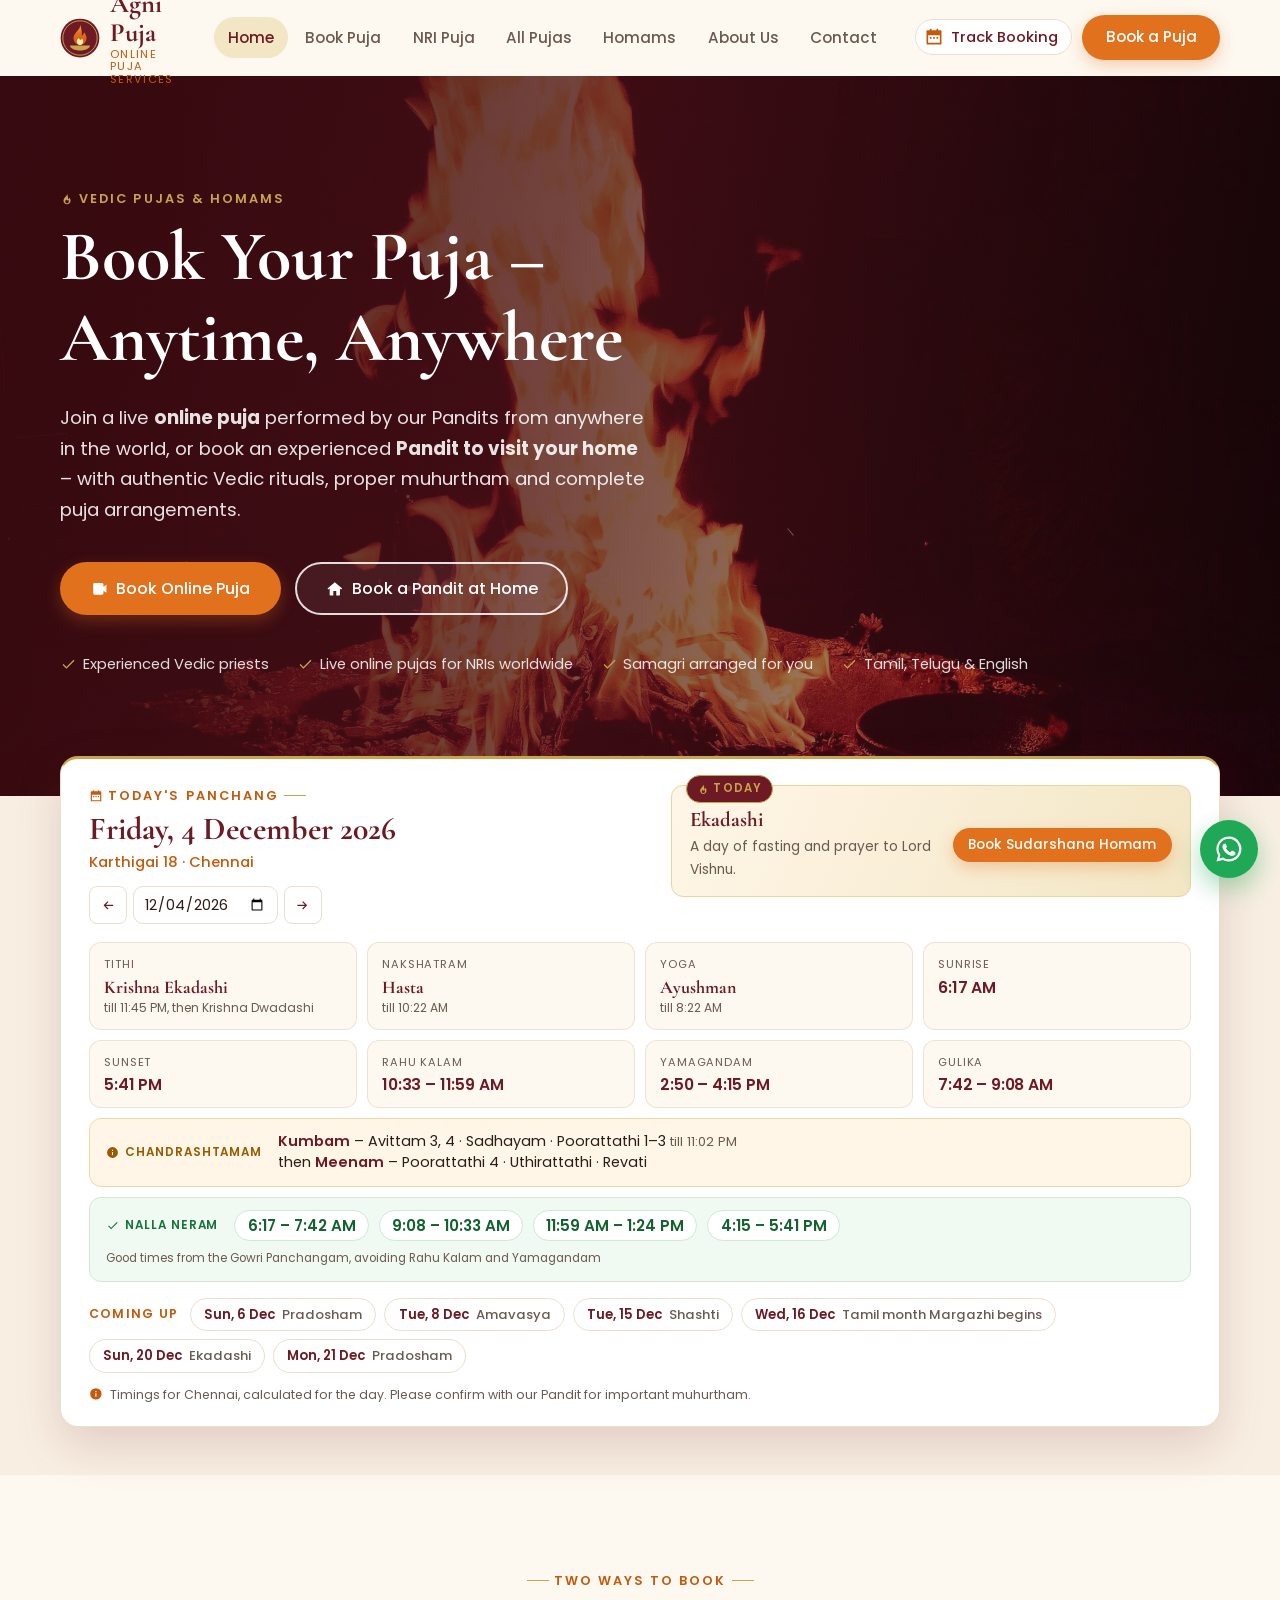
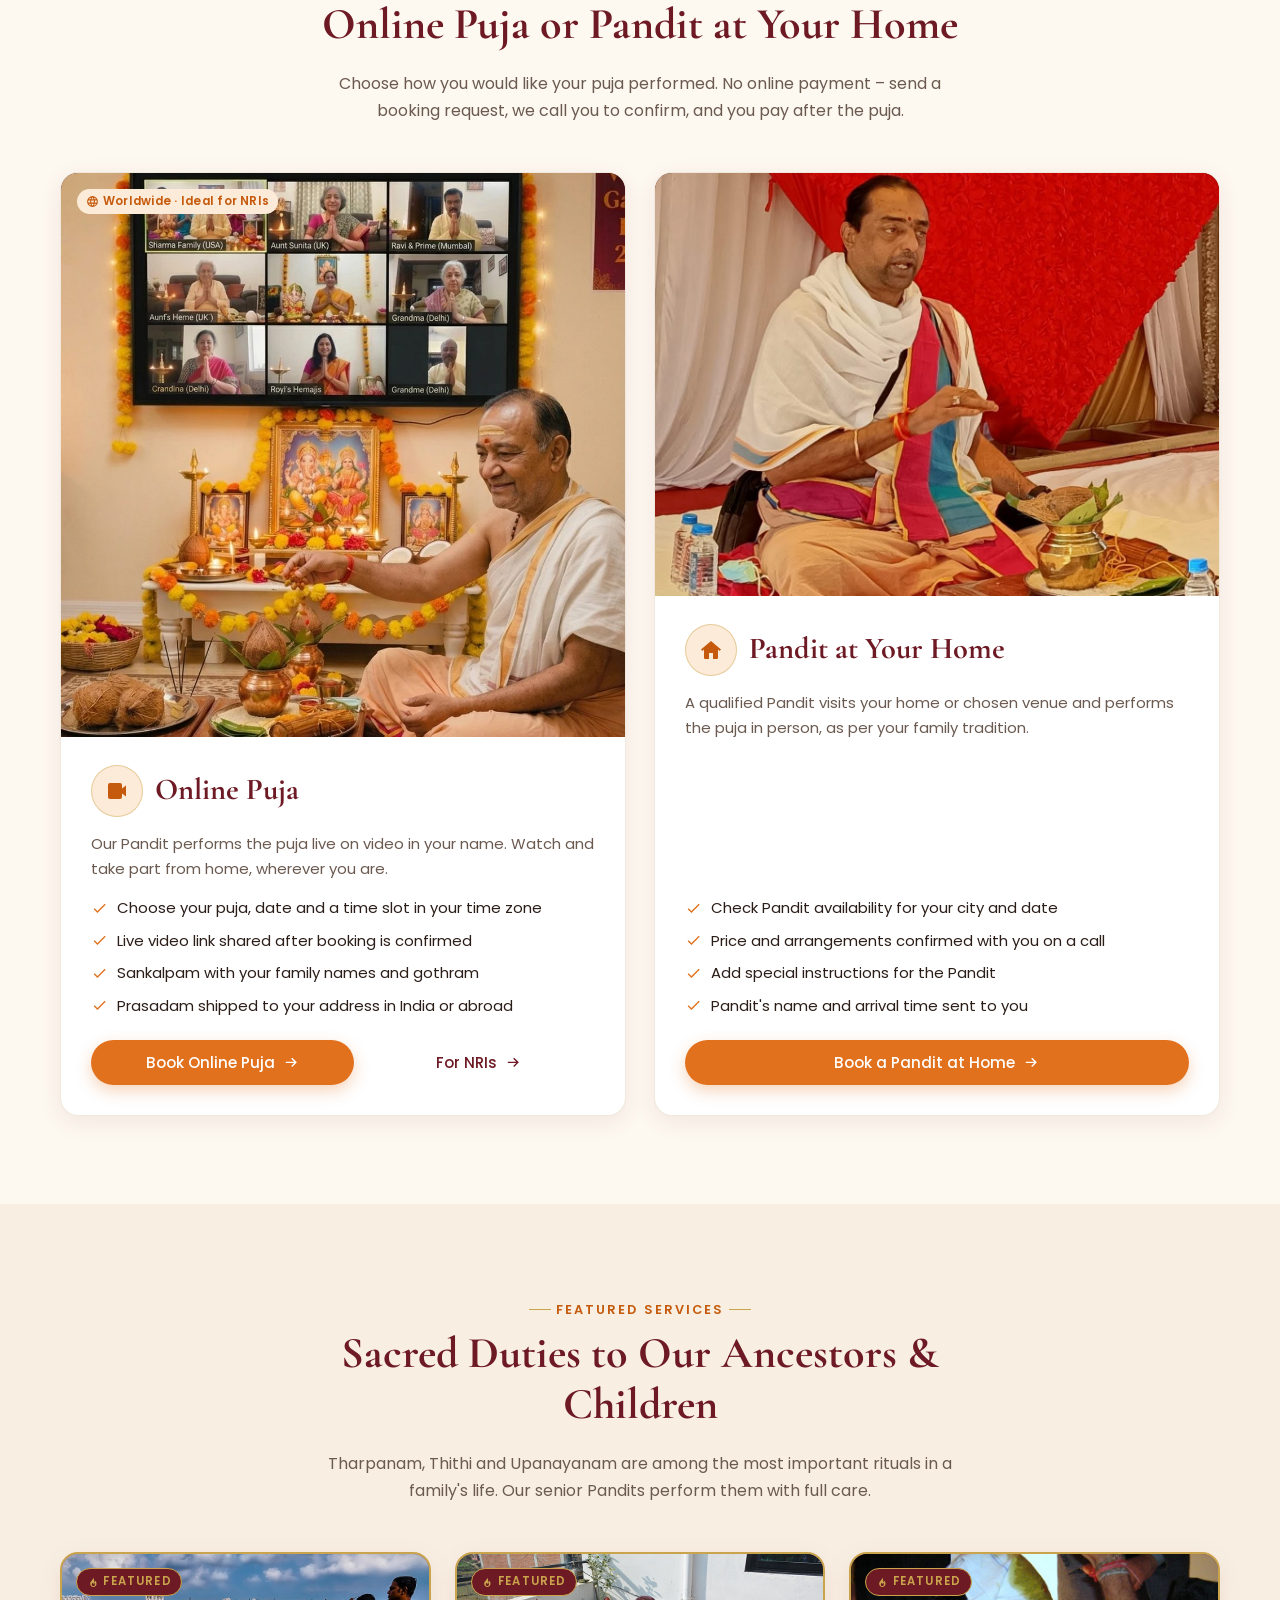
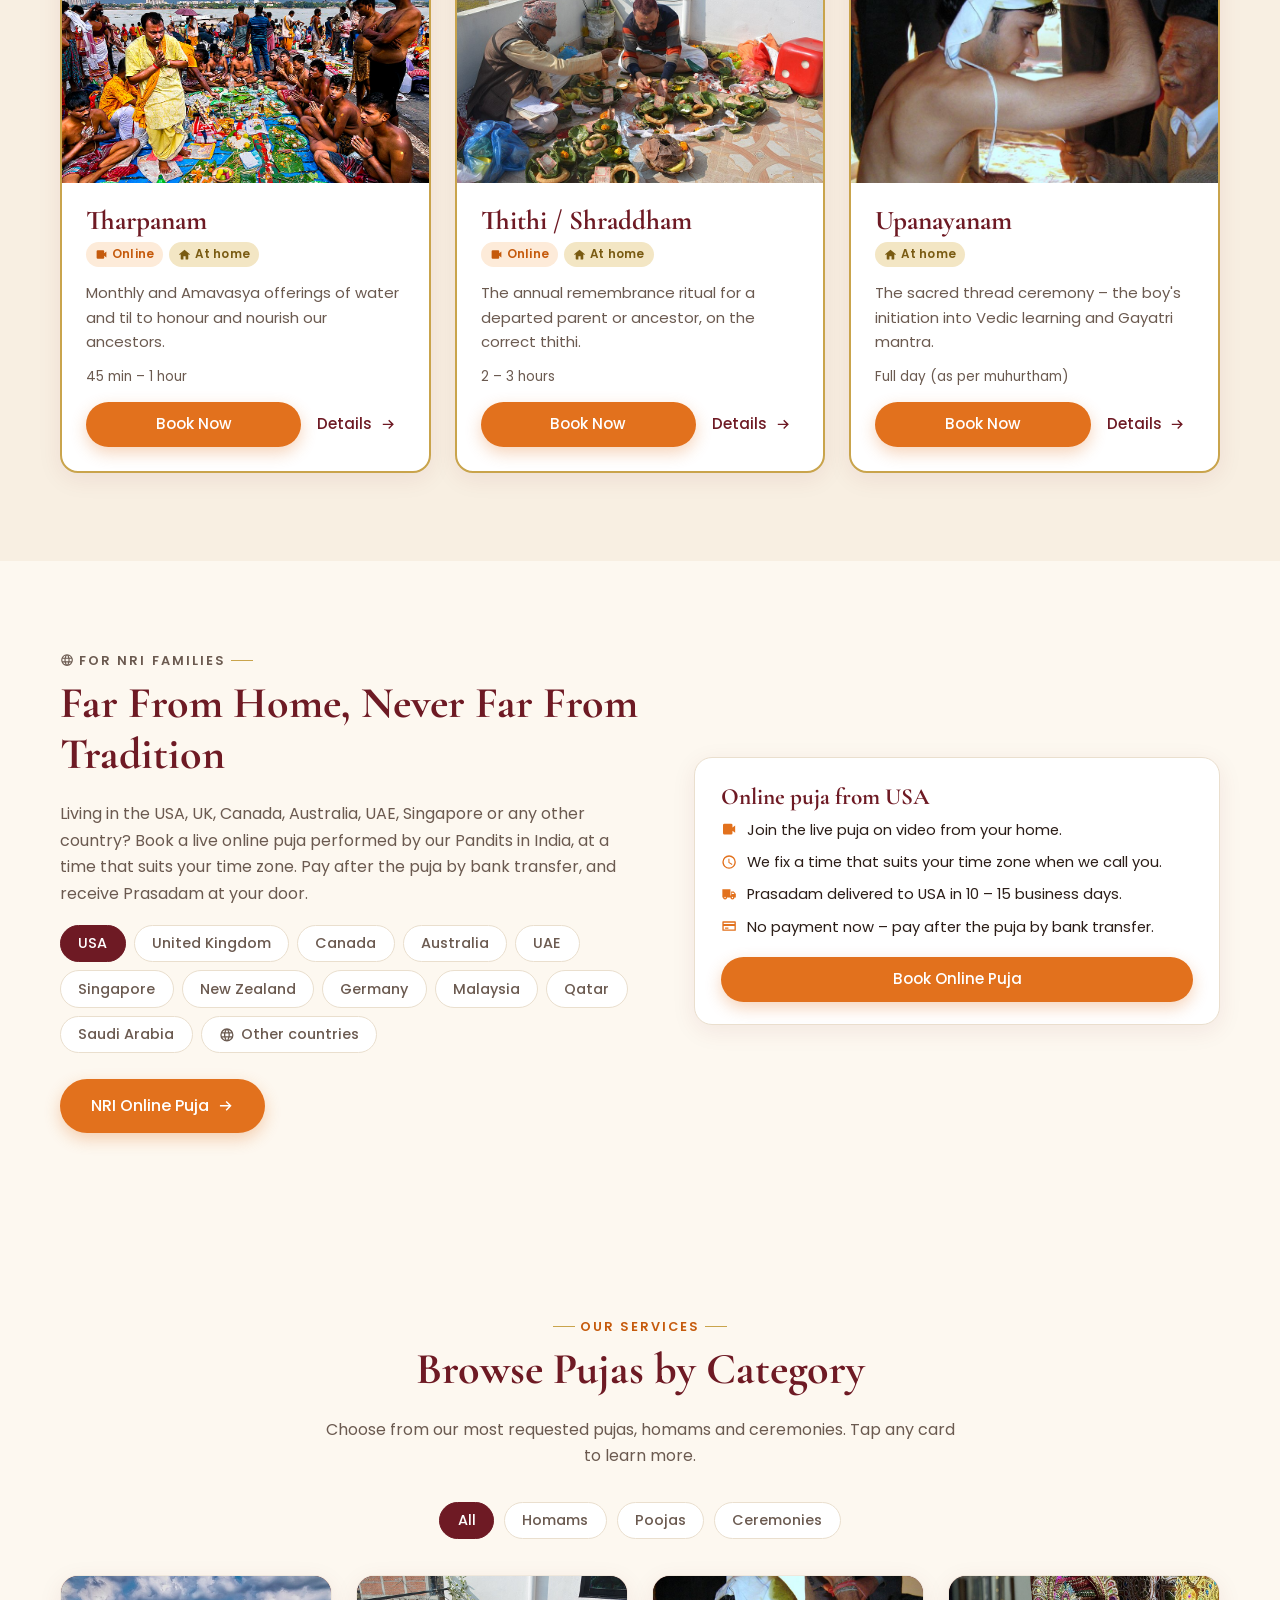
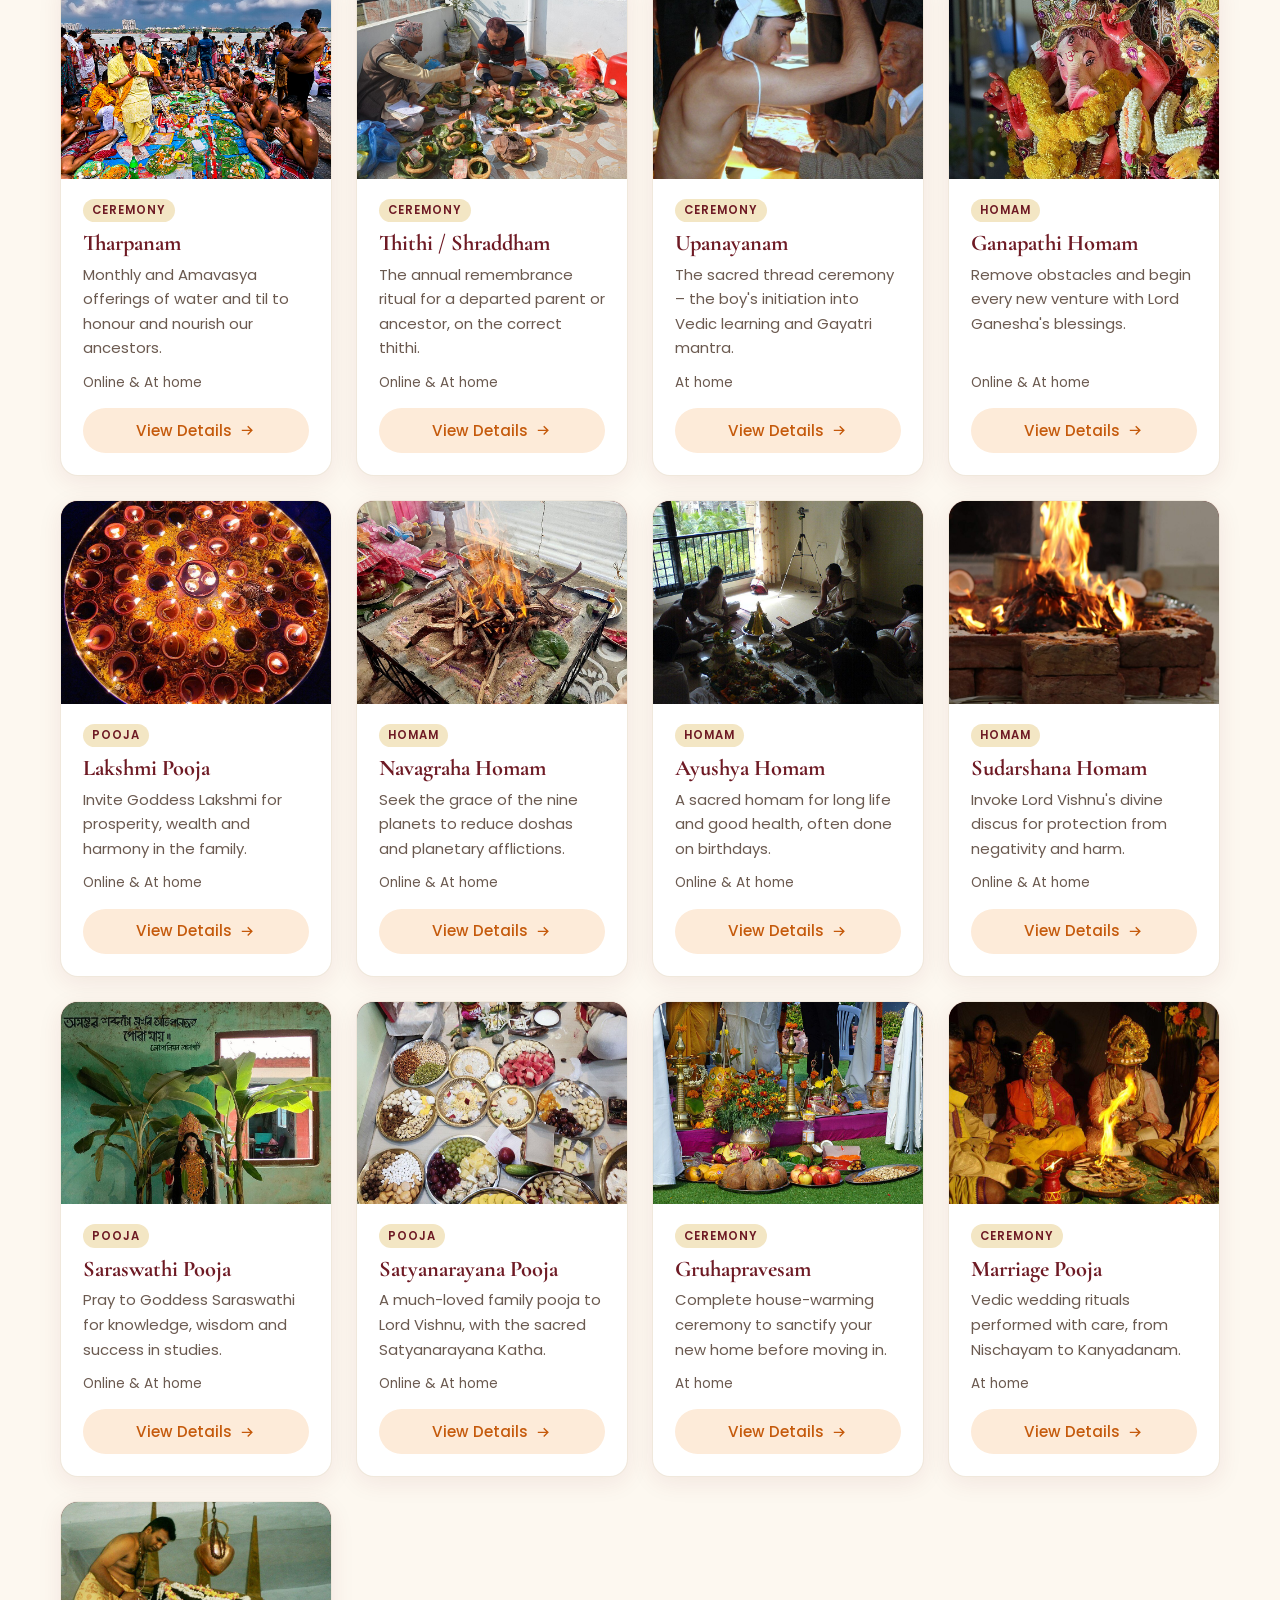
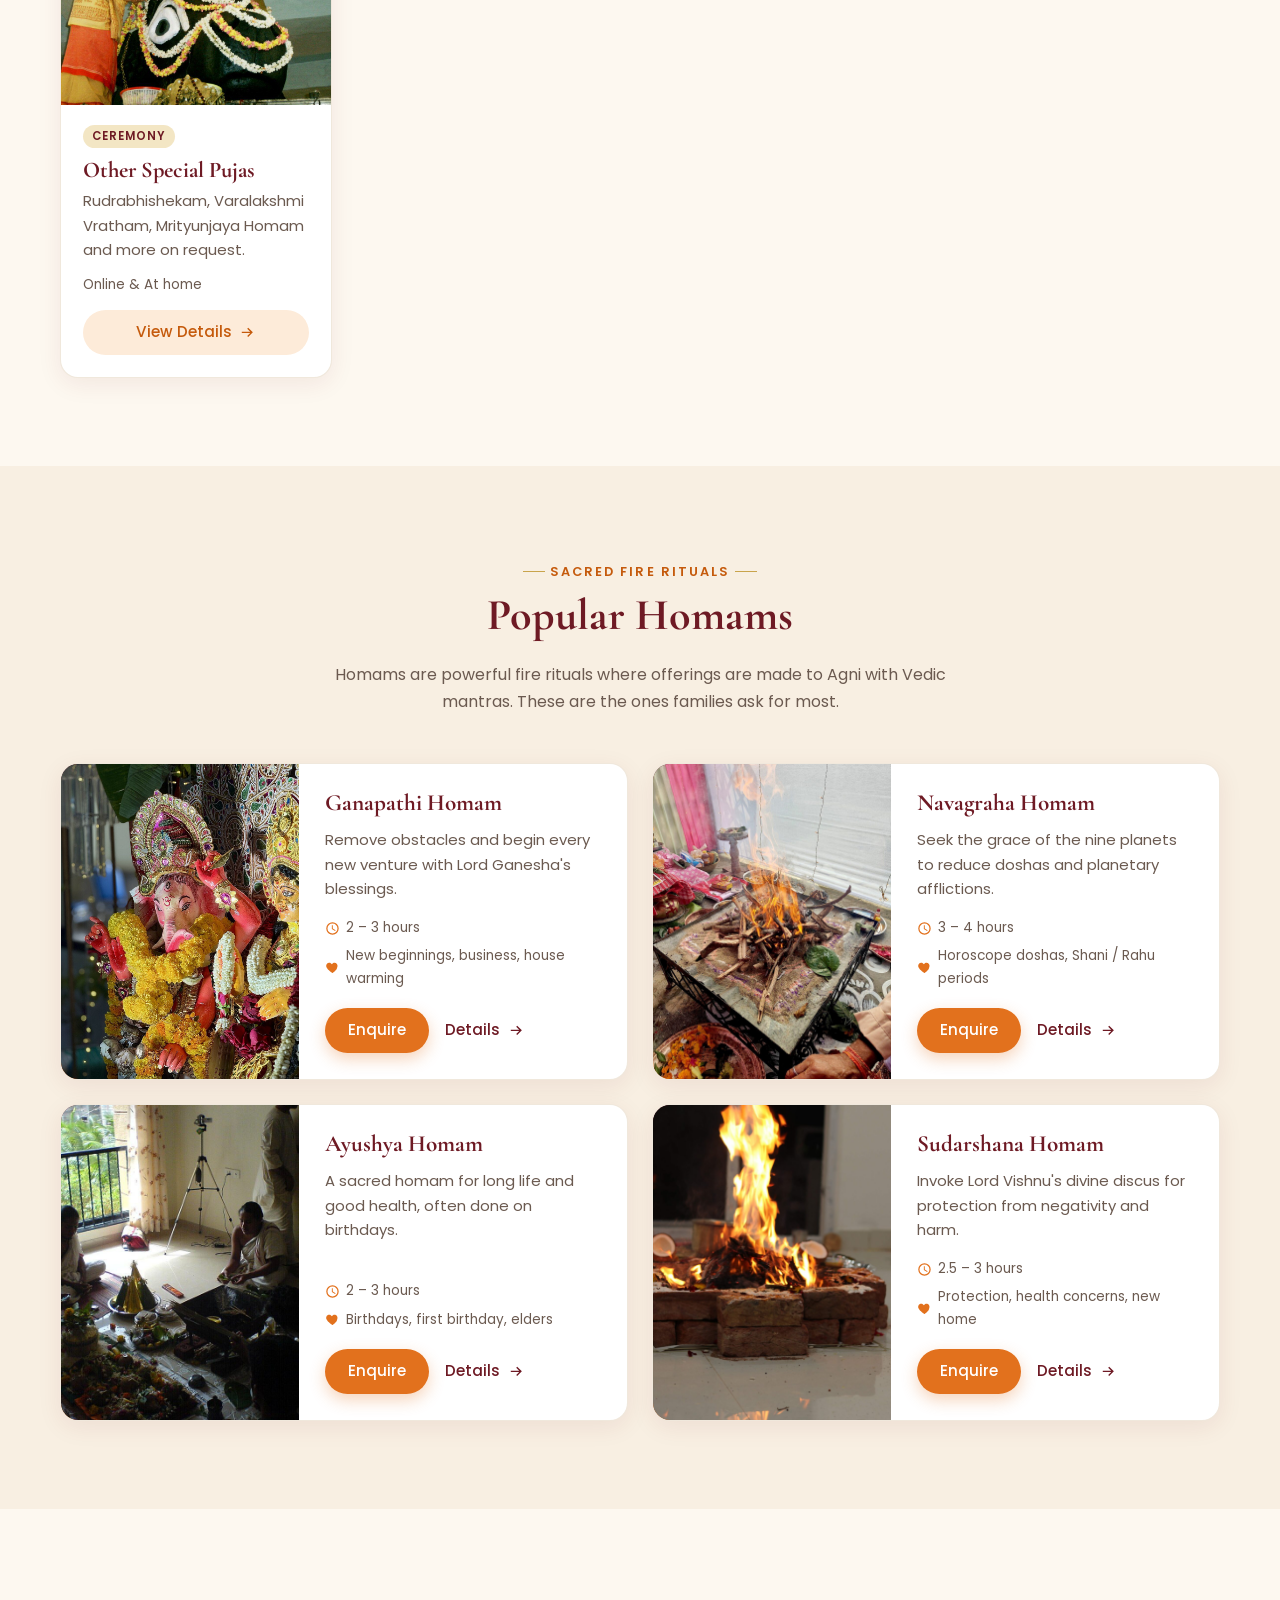
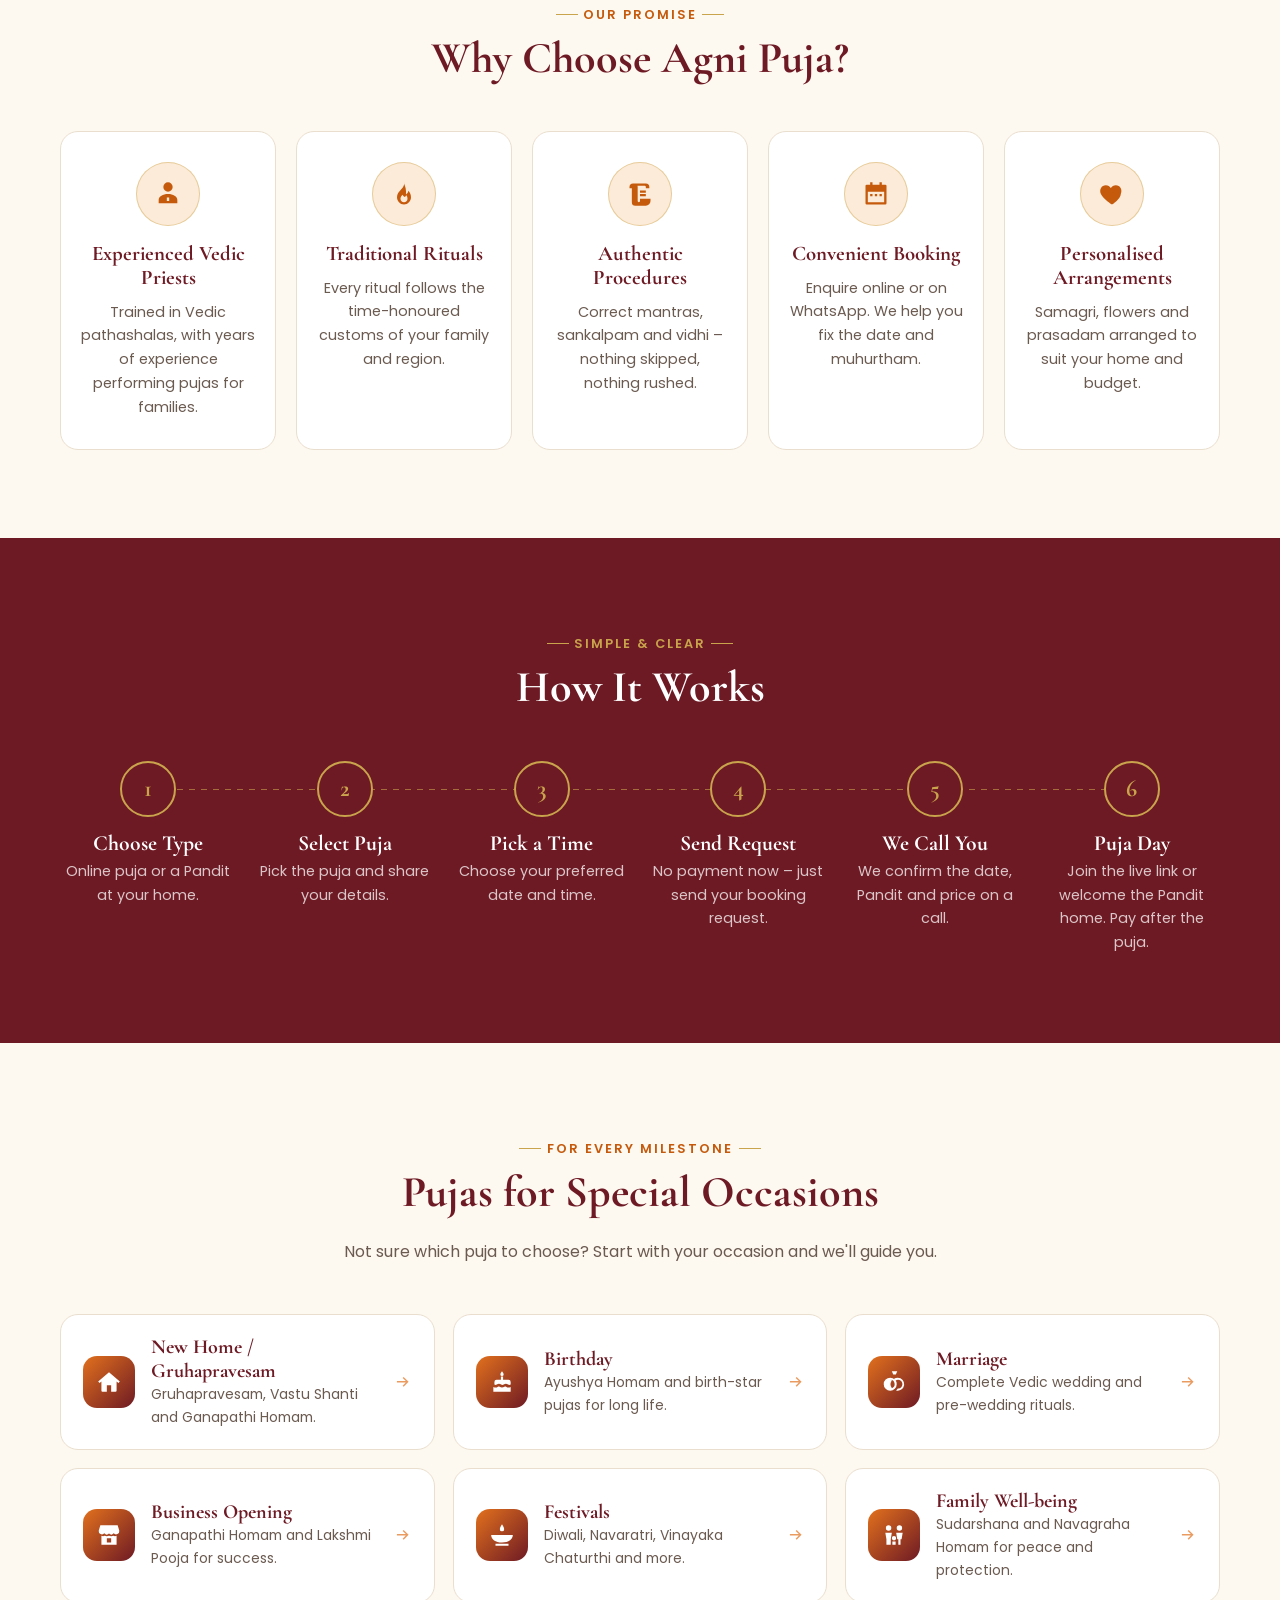
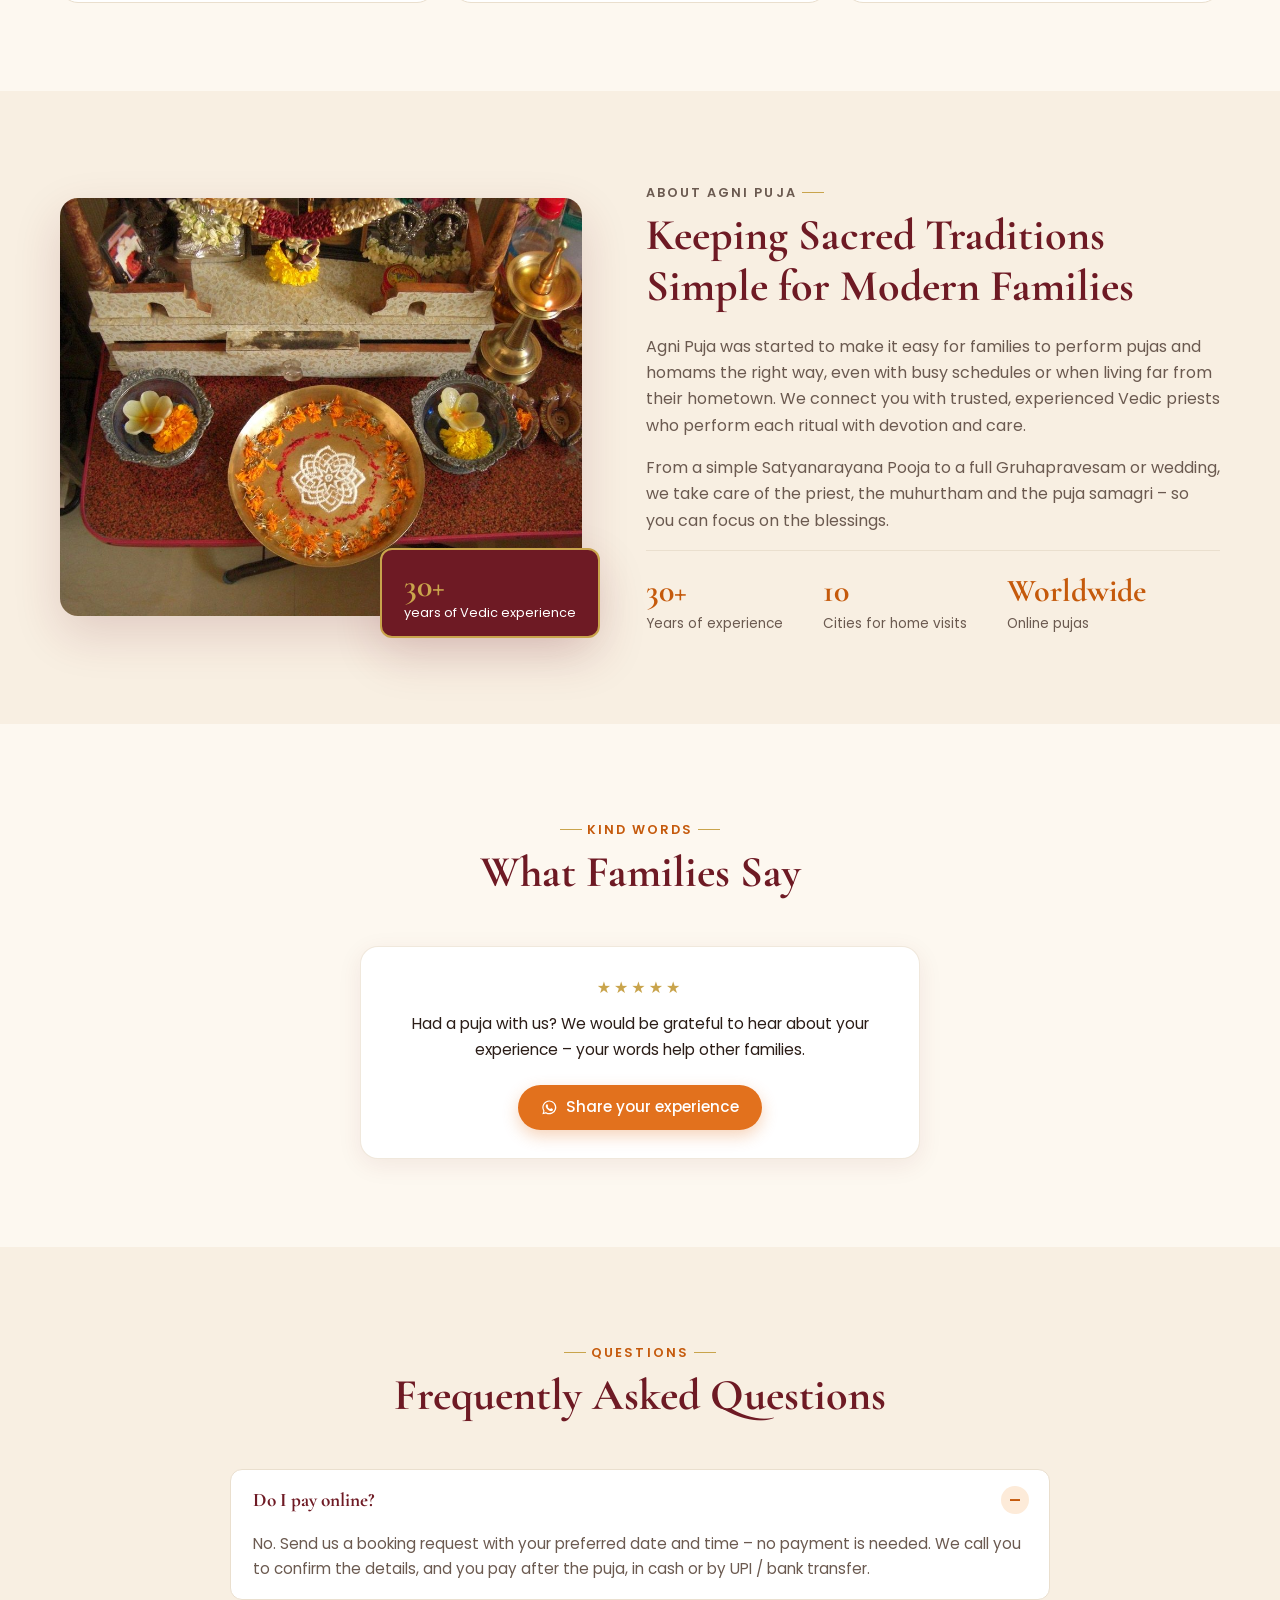
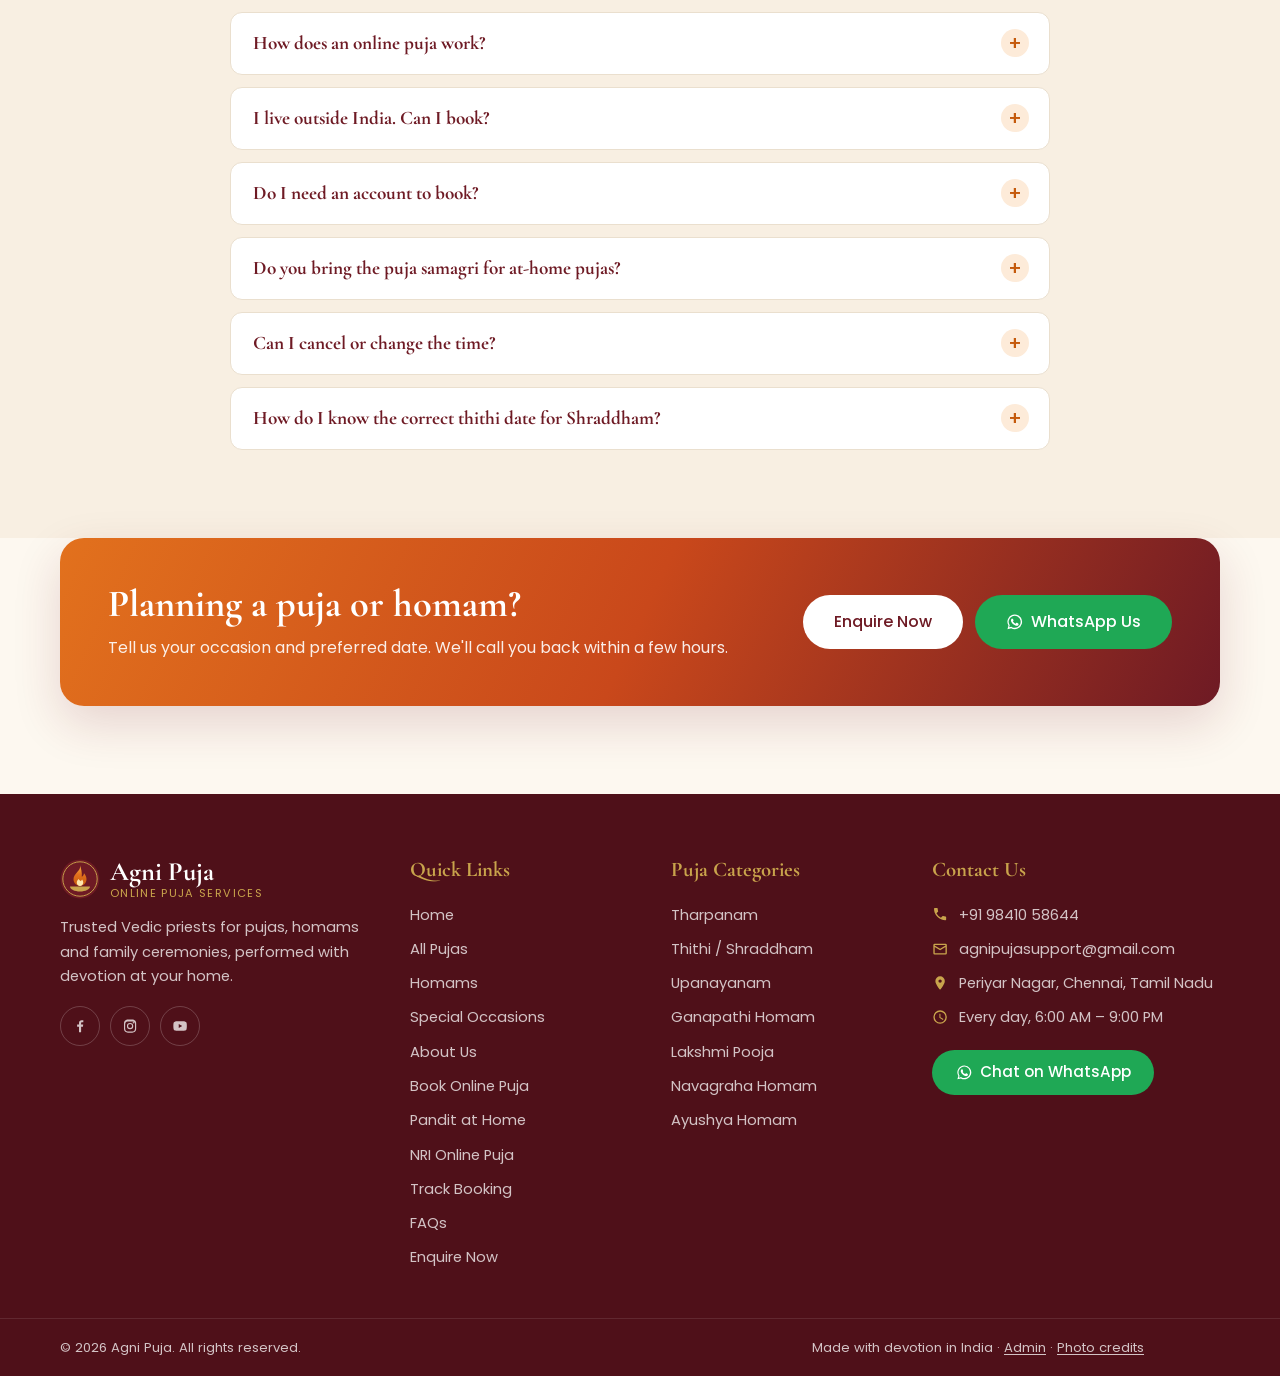
<file: index.html>
<!doctype html>
<html lang="en">
<head>
  <!-- Google tag (Google Ads) -->
  <script async src="https://www.googletagmanager.com/gtm.js?id=GTM-T7H3TV9F"></script>
  <script>
    window.dataLayer = window.dataLayer || [];
    function gtag(){dataLayer.push(arguments);}
    gtag('js', new Date());
  </script>
  <meta charset="utf-8">
  <meta name="viewport" content="width=device-width, initial-scale=1">
  <title>Agni Puja – Online Puja &amp; Homam Services</title>
  <meta name="description" content="Agni Puja helps you book experienced Vedic priests for Ganapathi Homam, Lakshmi Pooja, Navagraha Homam, Gruhapravesam, marriage and other Hindu ceremonies.">
  <link rel="icon" href="images/logo.svg" type="image/svg+xml">
  <link rel="preconnect" href="https://fonts.googleapis.com">
  <link rel="preconnect" href="https://fonts.gstatic.com" crossorigin>
  <link href="https://fonts.googleapis.com/css2?family=Cormorant+Garamond:wght@500;600;700&family=Poppins:wght@400;500;600&display=swap" rel="stylesheet">
  <link rel="stylesheet" href="css/styles.css?v=20261126e">
  <link rel="stylesheet" href="css/app.css?v=20261128c">
</head>
<body>

  <!-- ============ ICON SPRITE ============ -->
  <svg width="0" height="0" style="position:absolute" aria-hidden="true">
    <symbol id="i-flame" viewBox="0 0 24 24"><path fill="currentColor" d="M12 2c.6 3.2-1.4 4.9-2.9 6.6C7.6 10.2 6 12 6 14.8 6 18.2 8.7 21 12 21s6-2.8 6-6.2c0-2.4-1-4.1-2.3-5.6-.2 1.5-.9 2.6-2 3.2.4-3.6-.6-7.2-1.7-9.4Zm0 17c-1.7 0-3-1.3-3-3 0-1.4.9-2.3 1.8-3.3.4 1 1.2 1.7 2.2 1.9.1-.6.5-1.2 1-1.6.6.8 1 1.8 1 3 0 1.7-1.3 3-3 3Z"/></symbol>
    <symbol id="i-whatsapp" viewBox="0 0 24 24"><path fill="currentColor" d="M12 2a10 10 0 0 0-8.6 15.1L2 22l5-1.3A10 10 0 1 0 12 2Zm0 18.2c-1.6 0-3.1-.4-4.4-1.2l-.3-.2-3 .8.8-2.9-.2-.3A8.2 8.2 0 1 1 12 20.2Zm4.5-6.1c-.2-.1-1.5-.7-1.7-.8-.2-.1-.4-.1-.6.1l-.8 1c-.1.2-.3.2-.5.1a6.7 6.7 0 0 1-3.3-2.9c-.3-.4.3-.4.7-1.3.1-.2 0-.3 0-.4l-.8-1.8c-.2-.5-.4-.4-.6-.4h-.5a1 1 0 0 0-.7.3 3 3 0 0 0-.9 2.2c0 1.3.9 2.5 1 2.7.1.2 1.8 2.8 4.4 3.9 1.6.7 2.3.8 3.1.6.5-.1 1.5-.6 1.7-1.2.2-.6.2-1.1.2-1.2-.1-.1-.3-.2-.6-.3Z"/></symbol>
    <symbol id="i-phone" viewBox="0 0 24 24"><path fill="currentColor" d="M6.6 10.8a15.1 15.1 0 0 0 6.6 6.6l2.2-2.2c.3-.3.7-.4 1-.2 1.1.4 2.3.6 3.6.6.6 0 1 .4 1 1V20c0 .6-.4 1-1 1A17 17 0 0 1 3 4c0-.6.4-1 1-1h3.5c.6 0 1 .4 1 1 0 1.2.2 2.4.6 3.6.1.3 0 .7-.2 1l-2.3 2.2Z"/></symbol>
    <symbol id="i-mail" viewBox="0 0 24 24"><path fill="currentColor" d="M4 4h16a2 2 0 0 1 2 2v12a2 2 0 0 1-2 2H4a2 2 0 0 1-2-2V6a2 2 0 0 1 2-2Zm0 2v.5l8 5 8-5V6H4Zm16 2.8-8 5-8-5V18h16V8.8Z"/></symbol>
    <symbol id="i-pin" viewBox="0 0 24 24"><path fill="currentColor" d="M12 2a7 7 0 0 0-7 7c0 5.2 7 13 7 13s7-7.8 7-13a7 7 0 0 0-7-7Zm0 9.5A2.5 2.5 0 1 1 12 6.5a2.5 2.5 0 0 1 0 5Z"/></symbol>
    <symbol id="i-clock" viewBox="0 0 24 24"><path fill="currentColor" d="M12 2a10 10 0 1 0 0 20 10 10 0 0 0 0-20Zm0 18a8 8 0 1 1 0-16 8 8 0 0 1 0 16Zm.5-13H11v6l5.2 3.2.8-1.3-4.5-2.7V7Z"/></symbol>
    <symbol id="i-arrow" viewBox="0 0 24 24"><path fill="currentColor" d="M13.2 5.3 19.9 12l-6.7 6.7-1.4-1.4 4.3-4.3H4v-2h12.1l-4.3-4.3 1.4-1.4Z"/></symbol>
    <symbol id="i-check" viewBox="0 0 24 24"><path fill="currentColor" d="m9.5 16.2-4.2-4.2-1.4 1.4 5.6 5.6 12-12-1.4-1.4z"/></symbol>
    <symbol id="i-close" viewBox="0 0 24 24"><path fill="currentColor" d="M18.3 5.7 12 12l6.3 6.3-1.4 1.4L10.6 13.4 4.3 19.7l-1.4-1.4L9.2 12 2.9 5.7l1.4-1.4 6.3 6.3 6.3-6.3z" transform="translate(.7)"/></symbol>
    <symbol id="i-menu" viewBox="0 0 24 24"><path fill="currentColor" d="M3 6h18v2H3zm0 5h18v2H3zm0 5h18v2H3z"/></symbol>
    <symbol id="i-priest" viewBox="0 0 24 24"><path fill="currentColor" d="M12 2a4 4 0 1 1 0 8 4 4 0 0 1 0-8Zm0 10c4.4 0 8 2.2 8 5v3H4v-3c0-2.8 3.6-5 8-5Zm-1 3v3h2v-3h-2Z"/></symbol>
    <symbol id="i-scroll" viewBox="0 0 24 24"><path fill="currentColor" d="M6 3h11a3 3 0 0 1 3 3v1h-3V6a1 1 0 0 0-1-1H9.8c.1.3.2.6.2 1v12a1 1 0 0 0 2 0v-2h9v2a4 4 0 0 1-4 4H8a3 3 0 0 1-3-3V7H3V6a3 3 0 0 1 3-3Zm6 6h5v2h-5V9Zm0 3h5v2h-5v-2Z"/></symbol>
    <symbol id="i-shield" viewBox="0 0 24 24"><path fill="currentColor" d="M12 2 4 5v6c0 5 3.4 9.7 8 11 4.6-1.3 8-6 8-11V5l-8-3Zm-1.2 14.2-3.5-3.5 1.4-1.4 2.1 2.1 4.8-4.8 1.4 1.4-6.2 6.2Z"/></symbol>
    <symbol id="i-calendar" viewBox="0 0 24 24"><path fill="currentColor" d="M7 2h2v2h6V2h2v2h3a1 1 0 0 1 1 1v15a1 1 0 0 1-1 1H4a1 1 0 0 1-1-1V5a1 1 0 0 1 1-1h3V2Zm12 8H5v9h14v-9Zm-8 2h2v2h-2v-2Zm4 0h2v2h-2v-2Zm-8 0h2v2H7v-2Z"/></symbol>
    <symbol id="i-heart" viewBox="0 0 24 24"><path fill="currentColor" d="M12 21s-7.5-4.6-9.6-9.3C.9 8.3 3 4.5 6.7 4.5c2 0 3.4 1.1 4.3 2.4.9-1.3 2.3-2.4 4.3-2.4 3.7 0 5.8 3.8 4.3 7.2C19.5 16.4 12 21 12 21Z"/></symbol>
    <symbol id="i-home" viewBox="0 0 24 24"><path fill="currentColor" d="M12 3 2 11.5l1.3 1.5L5 11.6V20a1 1 0 0 0 1 1h4v-6h4v6h4a1 1 0 0 0 1-1v-8.4l1.7 1.4 1.3-1.5L12 3Z"/></symbol>
    <symbol id="i-cake" viewBox="0 0 24 24"><path fill="currentColor" d="M12 2c1 1.3 1.5 2.3 1.5 3a1.5 1.5 0 0 1-3 0c0-.7.5-1.7 1.5-3Zm-1 5h2v3h5a2 2 0 0 1 2 2v2.3c-.8.6-1.6.6-2.4 0a3.3 3.3 0 0 0-4 0c-.8.6-1.6.6-2.4 0a3.3 3.3 0 0 0-4 0c-.8.6-1.6.6-2.2 0V12a2 2 0 0 1 2-2h4V7Zm-7 9.6c1.4.8 3 .8 4.2-.2.6-.4 1-.4 1.6 0 1.4 1 3 1 4.4 0 .6-.4 1-.4 1.6 0 1.2 1 2.8 1 4.2.2V21H4v-4.4Z"/></symbol>
    <symbol id="i-rings" viewBox="0 0 24 24"><path fill="currentColor" d="M8.5 8a6 6 0 1 0 0 12 6 6 0 0 0 0-12Zm0 2a4 4 0 0 1 1.6 7.7 6 6 0 0 1 0-7.4l-1.6-.3Zm7-2a6 6 0 0 0-3.4 1 6 6 0 0 1 1.3 1.8A4 4 0 1 1 15.5 18a6 6 0 0 1-1.6 1.8A6 6 0 1 0 15.5 8ZM10 2h5l-1.3 3h-2.4L10 2Z"/></symbol>
    <symbol id="i-shop" viewBox="0 0 24 24"><path fill="currentColor" d="M4 3h16l1.5 5a3 3 0 0 1-5.2 2.4 3 3 0 0 1-4.3.3 3 3 0 0 1-4.3-.3A3 3 0 0 1 2.5 8L4 3Zm1 9.8c1 .4 2 .4 3 0 1.2.6 2.8.6 4 0 1.2.6 2.8.6 4 0 1 .4 2 .4 3 0V21H5v-8.2ZM10 15v4h4v-4h-4Z"/></symbol>
    <symbol id="i-diya" viewBox="0 0 24 24"><path fill="currentColor" d="M12 2c.9 1.6 2 2.9 2 4.6a2 2 0 0 1-4 0C10 4.9 11.1 3.6 12 2ZM2 12h20c0 4-4 7-10 7S2 16 2 12Zm4 8h12v2H6v-2Z"/></symbol>
    <symbol id="i-family" viewBox="0 0 24 24"><path fill="currentColor" d="M7 3a2.5 2.5 0 1 1 0 5 2.5 2.5 0 0 1 0-5Zm10 0a2.5 2.5 0 1 1 0 5 2.5 2.5 0 0 1 0-5ZM4 10h6l-1 6v5H5v-5l-1-6Zm10 0h6l-1 6h-1v5h-2v-5h-1l-1-6Zm-2 3a2 2 0 1 1 0 4 2 2 0 0 1 0-4Zm-1.5 5h3v3h-3v-3Z"/></symbol>
    <symbol id="i-facebook" viewBox="0 0 24 24"><path fill="currentColor" d="M13.5 21v-8h2.7l.4-3.2h-3.1V7.8c0-.9.3-1.5 1.6-1.5h1.7V3.4c-.3 0-1.3-.1-2.4-.1-2.4 0-4 1.5-4 4.1v2.4H7.6V13h2.8v8h3.1Z"/></symbol>
    <symbol id="i-instagram" viewBox="0 0 24 24"><path fill="currentColor" d="M12 7.3a4.7 4.7 0 1 0 0 9.4 4.7 4.7 0 0 0 0-9.4Zm0 7.7a3 3 0 1 1 0-6 3 3 0 0 1 0 6Zm6-7.9a1.1 1.1 0 1 1-2.2 0 1.1 1.1 0 0 1 2.2 0ZM21 8c0-1.6-.4-3-1.6-4.2C18.2 2.6 16.8 2.2 15.2 2.1H8.8C7.2 2.2 5.8 2.6 4.6 3.8 3.4 5 3 6.4 3 8v8c0 1.6.4 3 1.6 4.2 1.2 1.2 2.6 1.6 4.2 1.7h6.4c1.6-.1 3-.5 4.2-1.7 1.2-1.2 1.6-2.6 1.6-4.2V8Zm-2.1 9.8a3 3 0 0 1-1.7 1.7c-1.2.5-4 .4-5.2.4s-4 .1-5.2-.4a3 3 0 0 1-1.7-1.7c-.5-1.2-.4-4-.4-5.3s-.1-4 .4-5.2a3 3 0 0 1 1.7-1.7c1.2-.5 4-.4 5.2-.4s4-.1 5.2.4a3 3 0 0 1 1.7 1.7c.5 1.2.4 4 .4 5.2s.1 4.1-.4 5.3Z"/></symbol>
    <symbol id="i-youtube" viewBox="0 0 24 24"><path fill="currentColor" d="M21.6 7.2a2.5 2.5 0 0 0-1.8-1.8C18.2 5 12 5 12 5s-6.2 0-7.8.4A2.5 2.5 0 0 0 2.4 7.2 26 26 0 0 0 2 12a26 26 0 0 0 .4 4.8 2.5 2.5 0 0 0 1.8 1.8C5.8 19 12 19 12 19s6.2 0 7.8-.4a2.5 2.5 0 0 0 1.8-1.8A26 26 0 0 0 22 12a26 26 0 0 0-.4-4.8ZM10 15V9l5.2 3L10 15Z"/></symbol>
  </svg>

  <!-- ============ HEADER ============ -->
  <header class="site-header" id="top">
    <div class="container header-inner">
      <a href="#home" class="brand" aria-label="Agni Puja home">
        <img src="images/logo.svg" alt="" width="40" height="40">
        <span class="brand-text">
          <span class="brand-name">Agni Puja</span>
          <span class="brand-tag">Online Puja Services</span>
        </span>
      </a>

      <nav class="main-nav" id="mainNav" aria-label="Main">
        <a href="#home" class="active">Home</a>
        <a href="#services">Book Puja</a>
        <a href="#nri">NRI Puja</a>
        <a href="#pujas">All Pujas</a>
        <a href="#homams">Homams</a>
        <a href="#about">About Us</a>
        <a href="#contact">Contact</a>
        <a class="btn btn-primary nav-cta-mobile" href="book.html">Book a Puja</a>
        <button class="btn btn-outline nav-cta-mobile" data-enquire>Enquire Now</button>
      </nav>

      <div class="header-actions">
        <a class="btn btn-primary header-cta" href="book.html">Book a Puja</a>
        <button class="menu-toggle" id="menuToggle" aria-label="Open menu" aria-expanded="false" aria-controls="mainNav">
          <svg><use href="#i-menu"/></svg>
        </button>
      </div>
    </div>
  </header>

  <main>
    <!-- ============ HERO ============ -->
    <section class="hero" id="home">
      <div class="hero-bg" role="img" aria-label="Sacred fire burning in a traditional homam kundam"></div>
      <div class="container hero-content">
        <p class="eyebrow eyebrow-light"><svg><use href="#i-flame"/></svg> Vedic Pujas &amp; Homams</p>
        <h1>Book Your Puja – Anytime, Anywhere</h1>
        <p class="hero-sub">
          Join a live <strong>online puja</strong> performed by our Pandits from anywhere in the world, or book an
          experienced <strong>Pandit to visit your home</strong> – with authentic Vedic rituals, proper muhurtham and
          complete puja arrangements.
        </p>
        <div class="hero-buttons">
          <a href="book.html?mode=online" class="btn btn-primary btn-lg"><svg><use href="#i-video"/></svg> Book Online Puja</a>
          <a href="book.html?mode=home" class="btn btn-outline-light btn-lg"><svg><use href="#i-home"/></svg> Book a Pandit at Home</a>
        </div>
        <ul class="hero-trust">
          <li><svg><use href="#i-check"/></svg> Experienced Vedic priests</li>
          <li><svg><use href="#i-check"/></svg> Live online pujas for NRIs worldwide</li>
          <li><svg><use href="#i-check"/></svg> Samagri arranged for you</li>
          <li><svg><use href="#i-check"/></svg> Tamil, Telugu &amp; English</li>
        </ul>
      </div>
    </section>

    <!-- ============ TODAY'S PANCHANG ============ -->
    <section class="panchang-band" id="panchang" aria-labelledby="panchangTitle">
      <div class="container"><div class="panchang" id="panchangBox"><!-- filled by js/home.js --></div></div>
    </section>

    <!-- ============ TWO WAYS TO BOOK ============ -->
    <section class="section" id="services">
      <div class="container">
        <div class="section-head">
          <p class="eyebrow">Two Ways to Book</p>
          <h2>Online Puja or Pandit at Your Home</h2>
          <p>Choose how you would like your puja performed. No online payment – send a booking request, we call you to confirm, and you pay after the puja.</p>
        </div>
        <div class="service-split">
          <article class="card service-card">
            <div class="media media-square" style="position:relative">
              <span class="badge badge-saffron service-label"><svg><use href="#i-globe"/></svg> Worldwide · Ideal for NRIs</span>
              <svg aria-hidden="true"><use href="#i-flame"/></svg>
              <img src="images/service-online.jpg" alt="Pandit performing a puja live on a video call with families joining from home" loading="lazy" width="1000" height="1000" onerror="this.remove()">
            </div>
            <div class="card-body">
              <h3><span class="feature-icon"><svg><use href="#i-video"/></svg></span> Online Puja</h3>
              <p class="price-from" data-price-from="online"></p>
              <p>Our Pandit performs the puja live on video in your name. Watch and take part from home, wherever you are.</p>
              <ul class="benefits">
                <li><svg><use href="#i-check"/></svg> Choose your puja, date and a time slot in your time zone</li>
                <li><svg><use href="#i-check"/></svg> Live video link shared after booking is confirmed</li>
                <li><svg><use href="#i-check"/></svg> Sankalpam with your family names and gothram</li>
                <li><svg><use href="#i-check"/></svg> Prasadam shipped to your address in India or abroad</li>
              </ul>
              <div class="card-actions">
                <a class="btn btn-primary" href="book.html?mode=online">Book Online Puja <svg><use href="#i-arrow"/></svg></a>
                <a class="btn btn-link" href="nri.html">For NRIs <svg><use href="#i-arrow"/></svg></a>
              </div>
            </div>
          </article>
          <article class="card service-card">
            <div class="media" style="position:relative">
              <svg aria-hidden="true"><use href="#i-flame"/></svg>
              <img src="images/service-home.jpg" alt="Pandit performing a puja in person" loading="lazy" width="1200" height="900" onerror="this.remove()">
            </div>
            <div class="card-body">
              <h3><span class="feature-icon"><svg><use href="#i-home"/></svg></span> Pandit at Your Home</h3>
              <p class="price-from" data-price-from="home"></p>
              <p>A qualified Pandit visits your home or chosen venue and performs the puja in person, as per your family tradition.</p>
              <ul class="benefits">
                <li><svg><use href="#i-check"/></svg> Check Pandit availability for your city and date</li>
                <li><svg><use href="#i-check"/></svg> Price and arrangements confirmed with you on a call</li>
                <li><svg><use href="#i-check"/></svg> Add special instructions for the Pandit</li>
                <li><svg><use href="#i-check"/></svg> Pandit's name and arrival time sent to you</li>
              </ul>
              <div class="card-actions">
                <a class="btn btn-primary" href="book.html?mode=home">Book a Pandit at Home <svg><use href="#i-arrow"/></svg></a>
              </div>
            </div>
          </article>
        </div>
      </div>
    </section>

    <!-- ============ FEATURED PUJAS ============ -->
    <section class="section section-tint" id="featured">
      <div class="container">
        <div class="section-head">
          <p class="eyebrow">Featured Services</p>
          <h2>Sacred Duties to Our Ancestors &amp; Children</h2>
          <p>Tharpanam, Thithi and Upanayanam are among the most important rituals in a family's life. Our senior Pandits perform them with full care.</p>
        </div>
        <div class="featured-grid" id="featuredGrid"><!-- filled by js/home.js --></div>
      </div>
    </section>

    <!-- ============ NRI ONLINE PUJA ============ -->
    <section class="section" id="nri">
      <div class="container nri-band">
        <div>
          <p class="eyebrow"><svg><use href="#i-globe"/></svg> For NRI Families</p>
          <h2>Far From Home, Never Far From Tradition</h2>
          <p>
            Living in the USA, UK, Canada, Australia, UAE, Singapore or any other country? Book a live online puja performed by
            our Pandits in India, at a time that suits your time zone. Pay after the puja by bank transfer, and receive Prasadam at your door.
          </p>
          <div class="country-chips" id="nriCountries"><!-- filled by js/home.js --></div>
          <div class="hero-buttons">
            <a href="nri.html" class="btn btn-primary btn-lg">NRI Online Puja <svg><use href="#i-arrow"/></svg></a>
          </div>
        </div>
        <div class="nri-panel" id="nriPanel"><!-- filled by js/home.js --></div>
      </div>
    </section>

    <!-- ============ BROWSE PUJAS ============ -->
    <section class="section" id="pujas">
      <div class="container">
        <div class="section-head">
          <p class="eyebrow">Our Services</p>
          <h2>Browse Pujas by Category</h2>
          <p>Choose from our most requested pujas, homams and ceremonies. Tap any card to learn more.</p>
        </div>

        <div class="filters" role="tablist" aria-label="Filter pujas">
          <button class="chip active" data-filter="all" role="tab" aria-selected="true">All</button>
          <button class="chip" data-filter="homam" role="tab" aria-selected="false">Homams</button>
          <button class="chip" data-filter="pooja" role="tab" aria-selected="false">Poojas</button>
          <button class="chip" data-filter="ceremony" role="tab" aria-selected="false">Ceremonies</button>
        </div>

        <div class="card-grid" id="pujaGrid"><!-- filled by js/main.js --></div>
      </div>
    </section>

    <!-- ============ POPULAR HOMAMS ============ -->
    <section class="section section-tint" id="homams">
      <div class="container">
        <div class="section-head">
          <p class="eyebrow">Sacred Fire Rituals</p>
          <h2>Popular Homams</h2>
          <p>Homams are powerful fire rituals where offerings are made to Agni with Vedic mantras. These are the ones families ask for most.</p>
        </div>
        <div class="homam-list" id="homamList"><!-- filled by js/main.js --></div>
      </div>
    </section>

    <!-- ============ WHY CHOOSE ============ -->
    <section class="section" id="why">
      <div class="container">
        <div class="section-head">
          <p class="eyebrow">Our Promise</p>
          <h2>Why Choose Agni Puja?</h2>
        </div>
        <div class="features">
          <div class="feature">
            <span class="feature-icon"><svg><use href="#i-priest"/></svg></span>
            <h3>Experienced Vedic Priests</h3>
            <p>Trained in Vedic pathashalas, with years of experience performing pujas for families.</p>
          </div>
          <div class="feature">
            <span class="feature-icon"><svg><use href="#i-flame"/></svg></span>
            <h3>Traditional Rituals</h3>
            <p>Every ritual follows the time-honoured customs of your family and region.</p>
          </div>
          <div class="feature">
            <span class="feature-icon"><svg><use href="#i-scroll"/></svg></span>
            <h3>Authentic Procedures</h3>
            <p>Correct mantras, sankalpam and vidhi – nothing skipped, nothing rushed.</p>
          </div>
          <div class="feature">
            <span class="feature-icon"><svg><use href="#i-calendar"/></svg></span>
            <h3>Convenient Booking</h3>
            <p>Enquire online or on WhatsApp. We help you fix the date and muhurtham.</p>
          </div>
          <div class="feature">
            <span class="feature-icon"><svg><use href="#i-heart"/></svg></span>
            <h3>Personalised Arrangements</h3>
            <p>Samagri, flowers and prasadam arranged to suit your home and budget.</p>
          </div>
        </div>
      </div>
    </section>

    <!-- ============ HOW IT WORKS ============ -->
    <section class="section section-maroon" id="how">
      <div class="container">
        <div class="section-head">
          <p class="eyebrow eyebrow-light">Simple &amp; Clear</p>
          <h2>How It Works</h2>
        </div>
        <ol class="steps steps-6">
          <li><span class="step-num">1</span><h3>Choose Type</h3><p>Online puja or a Pandit at your home.</p></li>
          <li><span class="step-num">2</span><h3>Select Puja</h3><p>Pick the puja and share your details.</p></li>
          <li><span class="step-num">3</span><h3>Pick a Time</h3><p>Choose your preferred date and time.</p></li>
          <li><span class="step-num">4</span><h3>Send Request</h3><p>No payment now – just send your booking request.</p></li>
          <li><span class="step-num">5</span><h3>We Call You</h3><p>We confirm the date, Pandit and price on a call.</p></li>
          <li><span class="step-num">6</span><h3>Puja Day</h3><p>Join the live link or welcome the Pandit home. Pay after the puja.</p></li>
        </ol>
      </div>
    </section>

    <!-- ============ OCCASIONS ============ -->
    <section class="section" id="occasions">
      <div class="container">
        <div class="section-head">
          <p class="eyebrow">For Every Milestone</p>
          <h2>Pujas for Special Occasions</h2>
          <p>Not sure which puja to choose? Start with your occasion and we'll guide you.</p>
        </div>
        <div class="occasion-grid" id="occasionGrid"><!-- filled by js/main.js --></div>
      </div>
    </section>

    <!-- ============ ABOUT ============ -->
    <section class="section section-tint" id="about">
      <div class="container about">
        <div class="about-media">
          <img src="images/about.jpg" alt="Home puja altar with brass lamps, flowers and a decorated plate" loading="lazy">
          <div class="about-badge">
            <strong>30+</strong>
            <span>years of Vedic experience</span>
          </div>
        </div>
        <div class="about-text">
          <p class="eyebrow">About Agni Puja</p>
          <h2>Keeping Sacred Traditions Simple for Modern Families</h2>
          <p>
            Agni Puja was started to make it easy for families to perform pujas and homams the right way,
            even with busy schedules or when living far from their hometown. We connect you with trusted,
            experienced Vedic priests who perform each ritual with devotion and care.
          </p>
          <p>
            From a simple Satyanarayana Pooja to a full Gruhapravesam or wedding, we take care of the
            priest, the muhurtham and the puja samagri – so you can focus on the blessings.
          </p>
          <ul class="about-stats">
            <li><strong>30+</strong><span>Years of experience</span></li>
            <li><strong>10</strong><span>Cities for home visits</span></li>
            <li><strong>Worldwide</strong><span>Online pujas</span></li>
          </ul>
        </div>
      </div>
    </section>

    <!-- ============ TESTIMONIALS ============ -->
    <section class="section" id="testimonials">
      <div class="container">
        <div class="section-head">
          <p class="eyebrow">Kind Words</p>
          <h2>What Families Say</h2>
        </div>
        <div class="testimonial-grid" id="testimonialGrid"><!-- filled by js/main.js --></div>
      </div>
    </section>

    <!-- ============ FAQ ============ -->
    <section class="section section-tint" id="faq">
      <div class="container">
        <div class="section-head">
          <p class="eyebrow">Questions</p>
          <h2>Frequently Asked Questions</h2>
        </div>
        <div class="faq-list" id="faqList"><!-- filled by js/home.js --></div>
      </div>
    </section>

    <!-- ============ CTA BAND ============ -->
    <section class="cta-band">
      <div class="container cta-inner">
        <div>
          <h2>Planning a puja or homam?</h2>
          <p>Tell us your occasion and preferred date. We'll call you back within a few hours.</p>
        </div>
        <div class="cta-buttons">
          <button class="btn btn-primary btn-lg" data-enquire>Enquire Now</button>
          <a class="btn btn-whatsapp btn-lg" data-whatsapp href="#"><svg><use href="#i-whatsapp"/></svg> WhatsApp Us</a>
        </div>
      </div>
    </section>
  </main>

  <!-- ============ FOOTER ============ -->
  <footer class="site-footer" id="contact">
    <div class="container footer-grid">
      <div class="footer-col footer-about">
        <a href="#home" class="brand brand-footer">
          <img src="images/logo.svg" alt="" width="40" height="40">
          <span class="brand-text">
            <span class="brand-name">Agni Puja</span>
            <span class="brand-tag">Online Puja Services</span>
          </span>
        </a>
        <p>Trusted Vedic priests for pujas, homams and family ceremonies, performed with devotion at your home.</p>
        <div class="social" id="socialLinks">
          <a href="#" data-social="facebook" aria-label="Facebook" target="_blank" rel="noopener"><svg><use href="#i-facebook"/></svg></a>
          <a href="#" data-social="instagram" aria-label="Instagram" target="_blank" rel="noopener"><svg><use href="#i-instagram"/></svg></a>
          <a href="#" data-social="youtube" aria-label="YouTube" target="_blank" rel="noopener"><svg><use href="#i-youtube"/></svg></a>
        </div>
      </div>

      <div class="footer-col">
        <h4>Quick Links</h4>
        <ul>
          <li><a href="#home">Home</a></li>
          <li><a href="#pujas">All Pujas</a></li>
          <li><a href="#homams">Homams</a></li>
          <li><a href="#occasions">Special Occasions</a></li>
          <li><a href="#about">About Us</a></li>
          <li><a href="book.html?mode=online">Book Online Puja</a></li>
          <li><a href="book.html?mode=home">Pandit at Home</a></li>
          <li><a href="nri.html">NRI Online Puja</a></li>
          <li><a href="track.html">Track Booking</a></li>
          <li><a href="#faq">FAQs</a></li>
          <li><a href="#" data-enquire>Enquire Now</a></li>
        </ul>
      </div>

      <div class="footer-col">
        <h4>Puja Categories</h4>
        <ul id="footerPujas"><!-- filled by js/main.js --></ul>
      </div>

      <div class="footer-col">
        <h4>Contact Us</h4>
        <ul class="contact-list">
          <li><svg><use href="#i-phone"/></svg><a data-phone href="#"></a></li>
          <li><svg><use href="#i-mail"/></svg><a data-email href="#"></a></li>
          <li><svg><use href="#i-pin"/></svg><span data-address></span></li>
          <li><svg><use href="#i-clock"/></svg><span data-hours></span></li>
        </ul>
        <a class="btn btn-whatsapp" data-whatsapp href="#"><svg><use href="#i-whatsapp"/></svg> Chat on WhatsApp</a>
      </div>
    </div>
    <div class="footer-bottom">
      <div class="container">
        <p>© <span id="year"></span> Agni Puja. All rights reserved.</p>
        <p>Made with devotion in India · <a href="admin.html">Admin</a> · <a href="images/CREDITS.md" target="_blank" rel="noopener">Photo credits</a></p>
      </div>
    </div>
  </footer>

  <!-- Floating WhatsApp button -->
  <a class="whatsapp-float" data-whatsapp href="#" aria-label="Chat with us on WhatsApp">
    <svg><use href="#i-whatsapp"/></svg>
  </a>

  <!-- ============ PUJA DETAILS MODAL ============ -->
  <div class="modal" id="detailsModal" role="dialog" aria-modal="true" aria-labelledby="detailsTitle" hidden>
    <div class="modal-backdrop" data-close></div>
    <div class="modal-panel modal-details">
      <button class="modal-close" data-close aria-label="Close"><svg><use href="#i-close"/></svg></button>
      <div class="details-media media" id="detailsMedia"></div>
      <div class="details-body">
        <span class="tag" id="detailsType"></span>
        <h3 id="detailsTitle"></h3>
        <p id="detailsDesc"></p>
        <div class="details-meta">
          <div><span>Duration</span><strong id="detailsDuration"></strong></div>
          <div><span>Ideal for</span><strong id="detailsIdeal"></strong></div>
        </div>
        <h4>Benefits</h4>
        <ul class="benefits" id="detailsBenefits"></ul>
        <div class="details-actions" id="detailsBook"><!-- booking buttons, filled by js/main.js --></div>
        <div class="details-actions" style="margin-top:10px">
          <button class="btn btn-outline" id="detailsEnquire">Enquire for this Puja</button>
          <a class="btn btn-whatsapp" id="detailsWhatsapp" href="#" target="_blank" rel="noopener"><svg><use href="#i-whatsapp"/></svg> WhatsApp</a>
        </div>
      </div>
    </div>
  </div>

  <!-- ============ ENQUIRY MODAL ============ -->
  <div class="modal" id="enquiryModal" role="dialog" aria-modal="true" aria-labelledby="enquiryTitle" hidden>
    <div class="modal-backdrop" data-close></div>
    <div class="modal-panel modal-form">
      <button class="modal-close" data-close aria-label="Close"><svg><use href="#i-close"/></svg></button>

      <div id="enquiryFormWrap">
        <h3 id="enquiryTitle">Puja Enquiry</h3>
        <p class="modal-intro">Share a few details and our team will call you to plan your puja.</p>
        <form id="enquiryForm" novalidate>
          <div class="form-row">
            <label>Your name <span aria-hidden="true">*</span>
              <input type="text" name="name" required autocomplete="name" placeholder="e.g. Ramesh Kumar">
            </label>
            <label>Phone number <span aria-hidden="true">*</span>
              <input type="tel" name="phone" required autocomplete="tel" placeholder="10-digit mobile number" pattern="[0-9+\s\-]{10,15}">
            </label>
          </div>
          <div class="form-row">
            <label>Puja / Homam <span aria-hidden="true">*</span>
              <select name="puja" id="pujaSelect" required></select>
            </label>
            <label>Preferred date
              <input type="date" name="date">
            </label>
          </div>
          <div class="form-row">
            <label>City / Location <span aria-hidden="true">*</span>
              <input type="text" name="city" required autocomplete="address-level2" placeholder="e.g. Chennai">
            </label>
            <label>Email (optional)
              <input type="email" name="email" autocomplete="email" placeholder="you@example.com">
            </label>
          </div>
          <label>Message (optional)
            <textarea name="message" rows="3" placeholder="Occasion, preferred language, any special requirements…"></textarea>
          </label>
          <p class="form-error" id="formError" role="alert" hidden>Please fill in your name, a valid phone number, puja and city.</p>
          <div class="form-actions">
            <button type="submit" class="btn btn-primary" data-send="whatsapp"><svg><use href="#i-whatsapp"/></svg> Send via WhatsApp</button>
            <button type="submit" class="btn btn-outline" data-send="email"><svg><use href="#i-mail"/></svg> Send via Email</button>
          </div>
          <p class="form-note">No payment needed now. We'll confirm all details with you on call.</p>
        </form>
      </div>

      <div class="form-success" id="formSuccess" hidden>
        <span class="success-icon"><svg><use href="#i-check"/></svg></span>
        <h3>Thank you!</h3>
        <p>Your enquiry is ready to send. Once we receive it, our team will contact you shortly to plan your puja.</p>
        <button class="btn btn-primary" data-close data-close-all>Done</button>
      </div>
    </div>
  </div>

  <script src="js/pujas-data.js?v=20261128a"></script>
  <script src="js/store.js?v=20261127g"></script>
  <script src="js/ui.js?v=20261127g"></script>
  <script src="js/main.js?v=20261127g"></script>
  <script src="js/panchang.js?v=20261127g"></script>
  <script src="js/home.js?v=20261127g"></script>
</body>
</html>
</file>
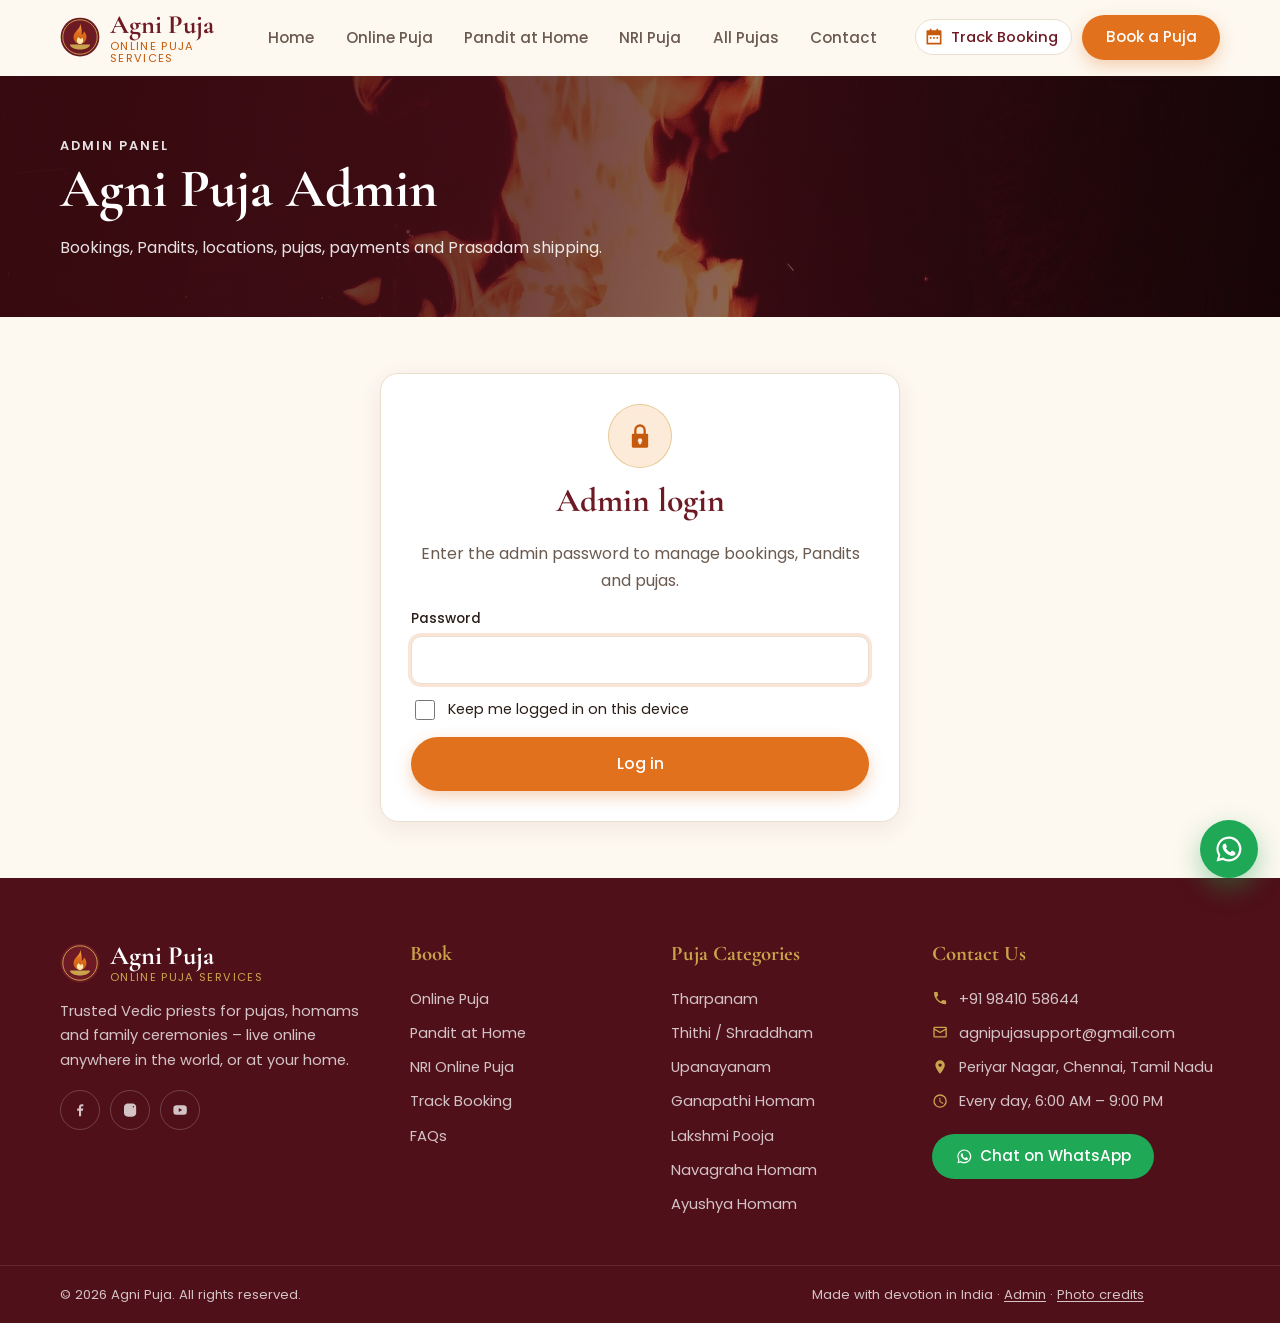
<file: admin.html>
<!doctype html>
<html lang="en">
<head>
  <meta charset="utf-8">
  <meta name="viewport" content="width=device-width, initial-scale=1">
  <meta name="robots" content="noindex">
  <title>Admin – Agni Puja</title>
  <link rel="icon" href="images/logo.svg" type="image/svg+xml">
  <link rel="preconnect" href="https://fonts.googleapis.com">
  <link rel="preconnect" href="https://fonts.gstatic.com" crossorigin>
  <link href="https://fonts.googleapis.com/css2?family=Cormorant+Garamond:wght@500;600;700&family=Poppins:wght@400;500;600&family=Noto+Sans+Tamil:wght@400;500;600&family=Noto+Serif+Tamil:wght@700&display=swap" rel="stylesheet">
  <link rel="stylesheet" href="css/styles.css?v=20261126e">
  <link rel="stylesheet" href="css/app.css?v=20261128c">
</head>
<body data-nav="admin">
  <div id="siteHeader"></div>

  <main>
    <section class="page-hero">
      <div class="hero-bg" aria-hidden="true"></div>
      <div class="container">
        <p class="eyebrow eyebrow-light">Admin Panel</p>
        <h1>Agni Puja Admin</h1>
        <p>Bookings, Pandits, locations, pujas, payments and Prasadam shipping.</p>
      </div>
    </section>

    <section class="section section-sm">
      <div class="container" id="adminRoot"></div>
    </section>
  </main>

  <div id="siteFooter"></div>

  <script src="js/pujas-data.js?v=20261128a"></script>
  <script src="js/store.js?v=20261127g"></script>
  <script src="js/ui.js?v=20261127g"></script>
  <script src="js/panchang.js?v=20261127g"></script>
  <script src="js/share-panchang.js?v=20261127g"></script>
  <script src="js/admin.js?v=20261127i"></script>
</body>
</html>
</file>
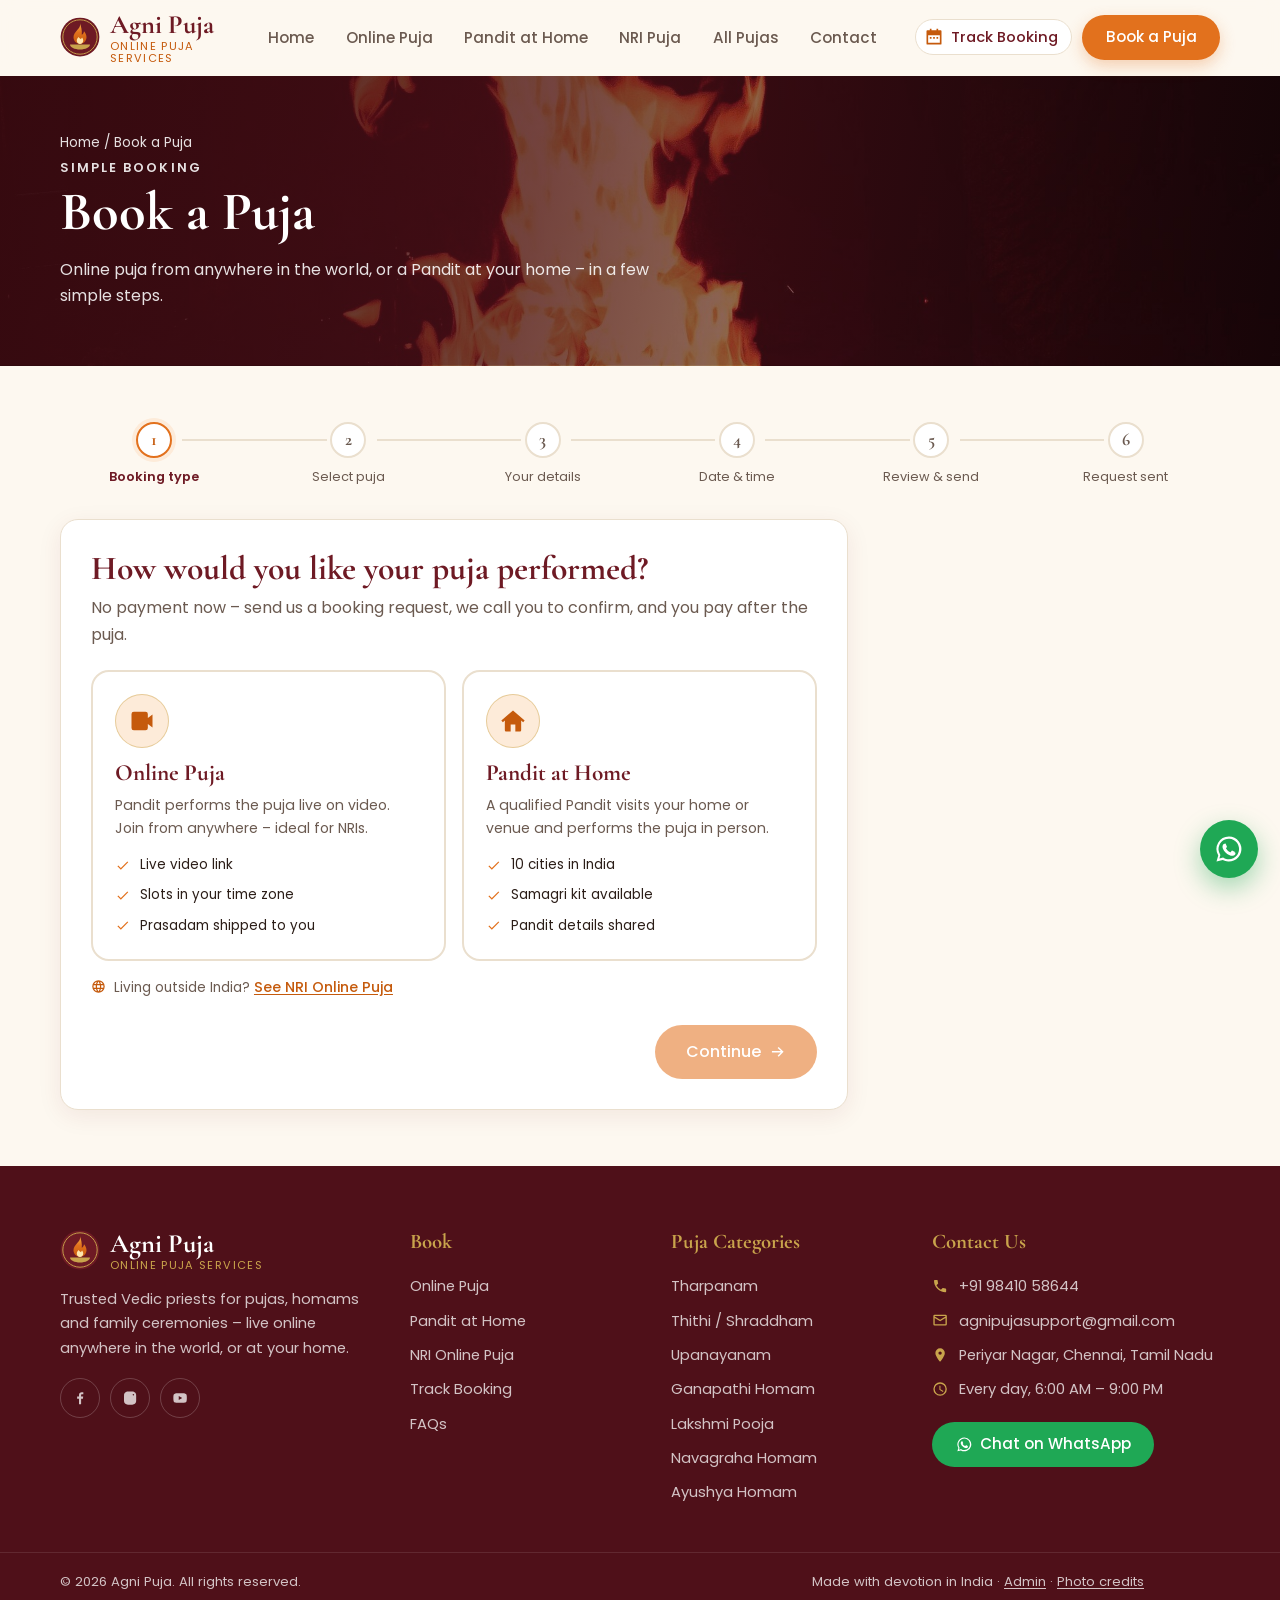
<file: book.html>
<!doctype html>
<html lang="en">
<head>
  <!-- Google tag (Google Ads) -->
  <script async src="https://www.googletagmanager.com/gtm.js?id=GTM-T7H3TV9F"></script>
  <script>
    window.dataLayer = window.dataLayer || [];
    function gtag(){dataLayer.push(arguments);}
    gtag('js', new Date());
  </script>
  <meta charset="utf-8">
  <meta name="viewport" content="width=device-width, initial-scale=1">
  <title>Book a Puja – Agni Puja</title>
  <meta name="description" content="Book a live online puja or a Pandit at your home. Choose your puja, date and time slot, and send a request – pay after the puja.">
  <link rel="icon" href="images/logo.svg" type="image/svg+xml">
  <link rel="preconnect" href="https://fonts.googleapis.com">
  <link rel="preconnect" href="https://fonts.gstatic.com" crossorigin>
  <link href="https://fonts.googleapis.com/css2?family=Cormorant+Garamond:wght@500;600;700&family=Poppins:wght@400;500;600&display=swap" rel="stylesheet">
  <link rel="stylesheet" href="css/styles.css?v=20261126e">
  <link rel="stylesheet" href="css/app.css?v=20261128c">
</head>
<body data-nav="book">
  <div id="siteHeader"></div>

  <main>
    <section class="page-hero">
      <div class="hero-bg" aria-hidden="true"></div>
      <div class="container">
        <p class="crumbs"><a href="index.html">Home</a> / Book a Puja</p>
        <p class="eyebrow eyebrow-light">Simple Booking</p>
        <h1 id="bookTitle">Book a Puja</h1>
        <p id="bookSub">Online puja from anywhere in the world, or a Pandit at your home – in a few simple steps.</p>
      </div>
    </section>

    <section class="section section-sm">
      <div class="container">
        <ol class="stepper" id="stepper" aria-label="Booking steps">
          <li><span>Booking type</span></li>
          <li><span>Select puja</span></li>
          <li><span>Your details</span></li>
          <li><span>Date &amp; time</span></li>
          <li><span>Review &amp; send</span></li>
          <li><span>Request sent</span></li>
        </ol>
        <div class="wizard">
          <div class="wizard-main" id="wizardMain" aria-live="polite"></div>
          <aside class="summary" id="summary" aria-label="Booking summary"></aside>
        </div>
      </div>
    </section>
  </main>

  <div id="siteFooter"></div>

  <script src="js/pujas-data.js?v=20261128a"></script>
  <script src="js/store.js?v=20261127g"></script>
  <script src="js/ui.js?v=20261127g"></script>
  <script src="js/book.js?v=20261127g"></script>
</body>
</html>
</file>
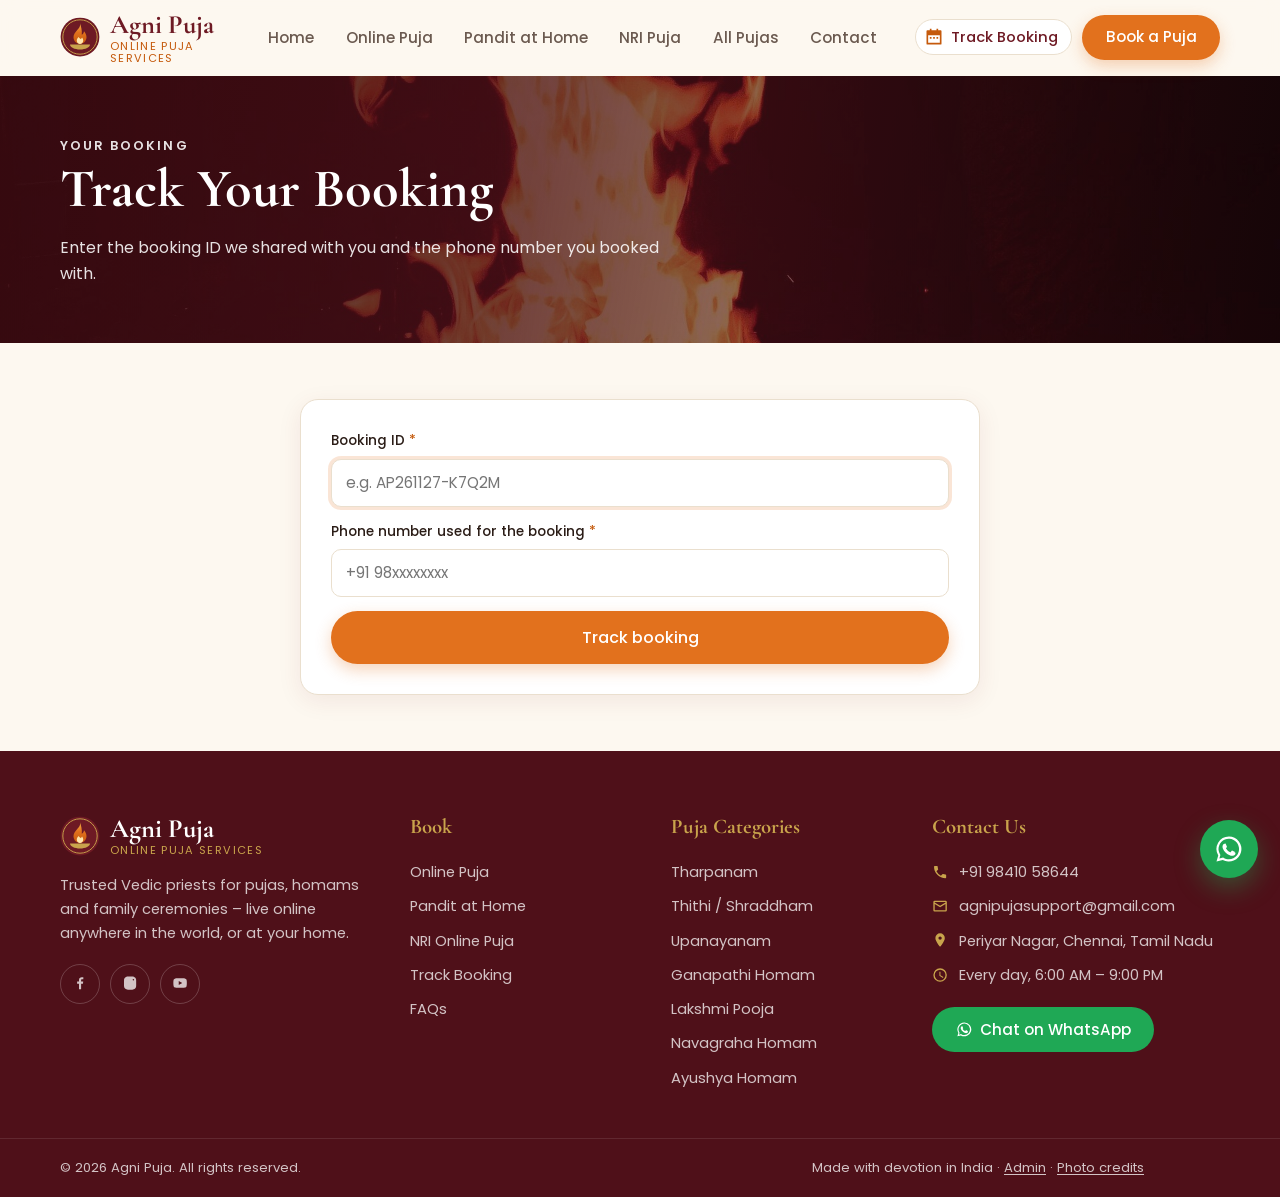
<file: dashboard.html>
<!doctype html>
<html lang="en">
<head>
  <meta charset="utf-8">
  <meta name="viewport" content="width=device-width, initial-scale=1">
  <title>My Account – Agni Puja</title>
  <link rel="icon" href="images/logo.svg" type="image/svg+xml">
  <link rel="preconnect" href="https://fonts.googleapis.com">
  <link rel="preconnect" href="https://fonts.gstatic.com" crossorigin>
  <link href="https://fonts.googleapis.com/css2?family=Cormorant+Garamond:wght@500;600;700&family=Poppins:wght@400;500;600&display=swap" rel="stylesheet">
  <link rel="stylesheet" href="css/styles.css?v=20261126e">
  <link rel="stylesheet" href="css/app.css?v=20261128c">
</head>
<body data-nav="account">
  <div id="siteHeader"></div>

  <main>
    <section class="page-hero">
      <div class="hero-bg" aria-hidden="true"></div>
      <div class="container">
        <p class="eyebrow eyebrow-light">My Account</p>
        <h1 id="hello">Namaste</h1>
        <p>Your bookings, live puja links, Prasadam deliveries and saved details.</p>
      </div>
    </section>

    <section class="section section-sm">
      <div class="container dash">
        <nav class="dash-nav" id="dashNav" aria-label="Account sections"></nav>
        <div class="dash-main" id="dashMain"></div>
      </div>
    </section>
  </main>

  <div id="siteFooter"></div>

  <script src="js/pujas-data.js?v=20261128a"></script>
  <script src="js/store.js?v=20261127g"></script>
  <script src="js/ui.js?v=20261127g"></script>
  <script src="js/dashboard.js?v=20261127g"></script>
</body>
</html>
</file>
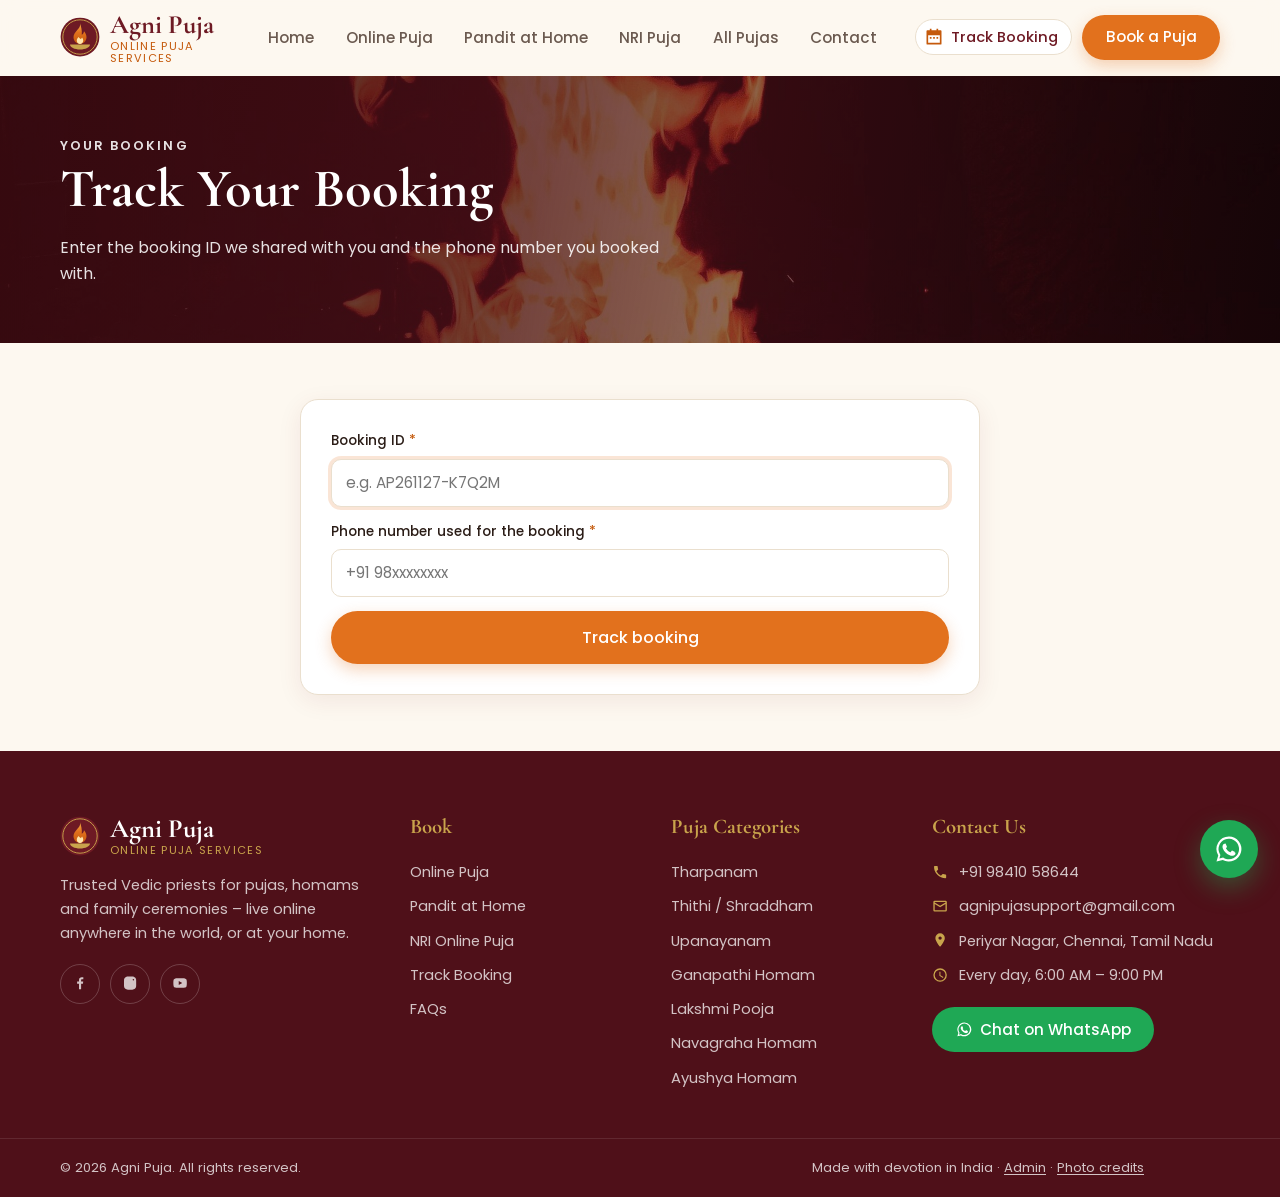
<file: login.html>
<!doctype html>
<html lang="en">
<head>
  <meta charset="utf-8">
  <meta name="viewport" content="width=device-width, initial-scale=1">
  <title>Log In or Sign Up – Agni Puja</title>
  <meta name="description" content="Log in to Agni Puja with Google, mobile OTP or email to book pujas and manage your bookings.">
  <link rel="icon" href="images/logo.svg" type="image/svg+xml">
  <link rel="preconnect" href="https://fonts.googleapis.com">
  <link rel="preconnect" href="https://fonts.gstatic.com" crossorigin>
  <link href="https://fonts.googleapis.com/css2?family=Cormorant+Garamond:wght@500;600;700&family=Poppins:wght@400;500;600&display=swap" rel="stylesheet">
  <link rel="stylesheet" href="css/styles.css?v=20261126e">
  <link rel="stylesheet" href="css/app.css?v=20261128c">
</head>
<body data-nav="login">
  <div id="siteHeader"></div>

  <main class="auth-wrap">
    <aside class="auth-side">
      <div class="hero-bg" aria-hidden="true"></div>
      <div class="auth-side-inner">
        <p class="eyebrow eyebrow-light">Welcome</p>
        <h2>Your pujas, in one place</h2>
        <p>Log in once and your details are saved for every booking.</p>
        <ul class="tick-list">
          <li><svg><use href="#i-check"/></svg> Book online or at-home pujas in minutes</li>
          <li><svg><use href="#i-check"/></svg> Live puja links and Prasadam tracking</li>
          <li><svg><use href="#i-check"/></svg> Reschedule or cancel from My Bookings</li>
        </ul>
      </div>
    </aside>

    <div class="auth-main">
      <div class="auth-card" id="authCard">
        <h1 id="authTitle">Log in or sign up</h1>
        <p id="authIntro">Continue with the option you prefer. New here? An account is created for you.</p>

        <button class="btn btn-google btn-lg" id="googleBtn" type="button">
          <svg viewBox="0 0 48 48" aria-hidden="true"><path fill="#FFC107" d="M43.6 20.5H42V20H24v8h11.3C33.7 32.7 29.2 36 24 36c-6.6 0-12-5.4-12-12s5.4-12 12-12c3.1 0 5.8 1.2 7.9 3.1l5.7-5.7C34 6.1 29.3 4 24 4 12.9 4 4 12.9 4 24s8.9 20 20 20 20-8.9 20-20c0-1.3-.1-2.4-.4-3.5z"/><path fill="#FF3D00" d="m6.3 14.7 6.6 4.8C14.7 15.1 19 12 24 12c3.1 0 5.8 1.2 7.9 3.1l5.7-5.7C34 6.1 29.3 4 24 4 16.3 4 9.7 8.3 6.3 14.7z"/><path fill="#4CAF50" d="M24 44c5.2 0 9.9-2 13.4-5.2l-6.2-5.2C29.2 35.1 26.7 36 24 36c-5.2 0-9.6-3.3-11.3-8l-6.5 5C9.5 39.6 16.2 44 24 44z"/><path fill="#1976D2" d="M43.6 20.5H42V20H24v8h11.3c-.8 2.2-2.2 4.2-4.1 5.6l6.2 5.2C37 39.2 44 34 44 24c0-1.3-.1-2.4-.4-3.5z"/></svg>
          Continue with Google
        </button>

        <div class="divider">or</div>

        <div class="tabs" role="tablist">
          <button type="button" role="tab" class="active" data-tab="phone" aria-selected="true"><svg><use href="#i-phone"/></svg> Mobile OTP</button>
          <button type="button" role="tab" data-tab="email" aria-selected="false"><svg><use href="#i-mail"/></svg> Email</button>
        </div>

        <!-- Mobile + OTP -->
        <form class="form" id="phoneForm" novalidate>
          <label class="field">Mobile number <span class="req">*</span>
            <span class="phone-row" style="margin-top:6px">
              <select name="dial" class="input" aria-label="Country code" id="dialSelect"></select>
              <input name="phone" class="input" inputmode="numeric" autocomplete="tel-national" placeholder="Mobile number" required>
            </span>
          </label>
          <button type="submit" class="btn btn-primary btn-lg btn-block">Send OTP</button>
        </form>

        <form class="form" id="otpForm" novalidate hidden>
          <p class="notice notice-ok"><svg><use href="#i-phone"/></svg><span>We sent a 6-digit code to <strong id="otpTo"></strong>. <button type="button" class="link-btn" id="changeNumber">Change</button></span></p>
          <label class="field">Enter OTP
            <span class="otp-boxes" style="margin-top:6px" id="otpBoxes"></span>
          </label>
          <button type="submit" class="btn btn-primary btn-lg btn-block">Verify &amp; continue</button>
          <p class="hint" style="justify-content:center">Didn't get it? <button type="button" class="link-btn" id="resendOtp" disabled>Resend in 30s</button></p>
        </form>

        <!-- Email -->
        <form class="form" id="emailForm" novalidate hidden>
          <label class="field" data-signup-only hidden>Full name <span class="req">*</span><input name="name" autocomplete="name"></label>
          <label class="field">Email address <span class="req">*</span><input name="email" type="email" autocomplete="email" required></label>
          <label class="field">Password <span class="req">*</span><input name="password" type="password" autocomplete="current-password" required minlength="8"></label>
          <button type="submit" class="btn btn-primary btn-lg btn-block" id="emailSubmit">Log in</button>
          <p class="hint" style="justify-content:center"><span id="emailSwitchText">New to Agni Puja?</span> <button type="button" class="link-btn" id="emailSwitch">Create an account</button></p>
        </form>

        <p class="form-error" id="authError" role="alert" hidden></p>
        <p class="auth-foot">By continuing you agree to our booking and cancellation policy.<br><span class="demo-note" style="margin-top:8px"><svg><use href="#i-info"/></svg> Prototype: sign-in is simulated in this browser.</span></p>
      </div>
    </div>
  </main>

  <script src="js/pujas-data.js?v=20261128a"></script>
  <script src="js/store.js?v=20261127g"></script>
  <script src="js/ui.js?v=20261127g"></script>
  <script src="js/login.js?v=20261127g"></script>
</body>
</html>
</file>
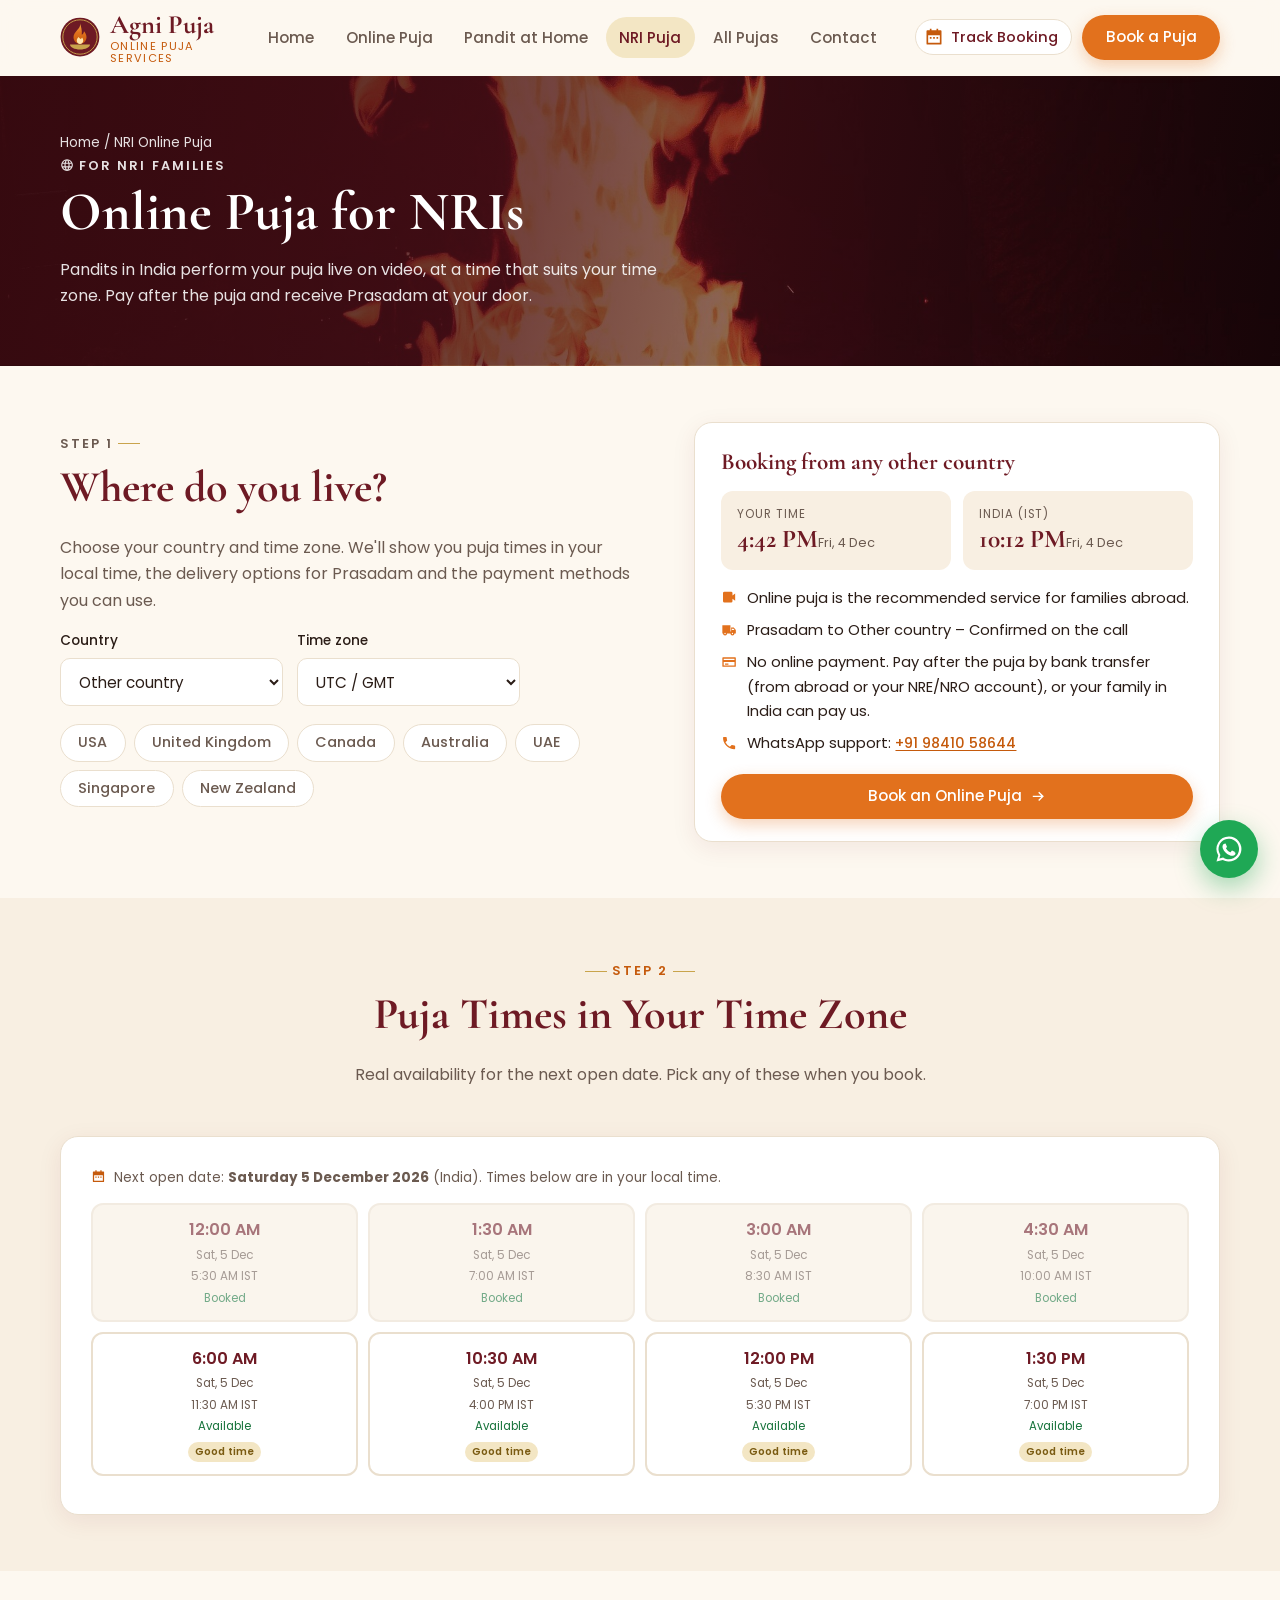
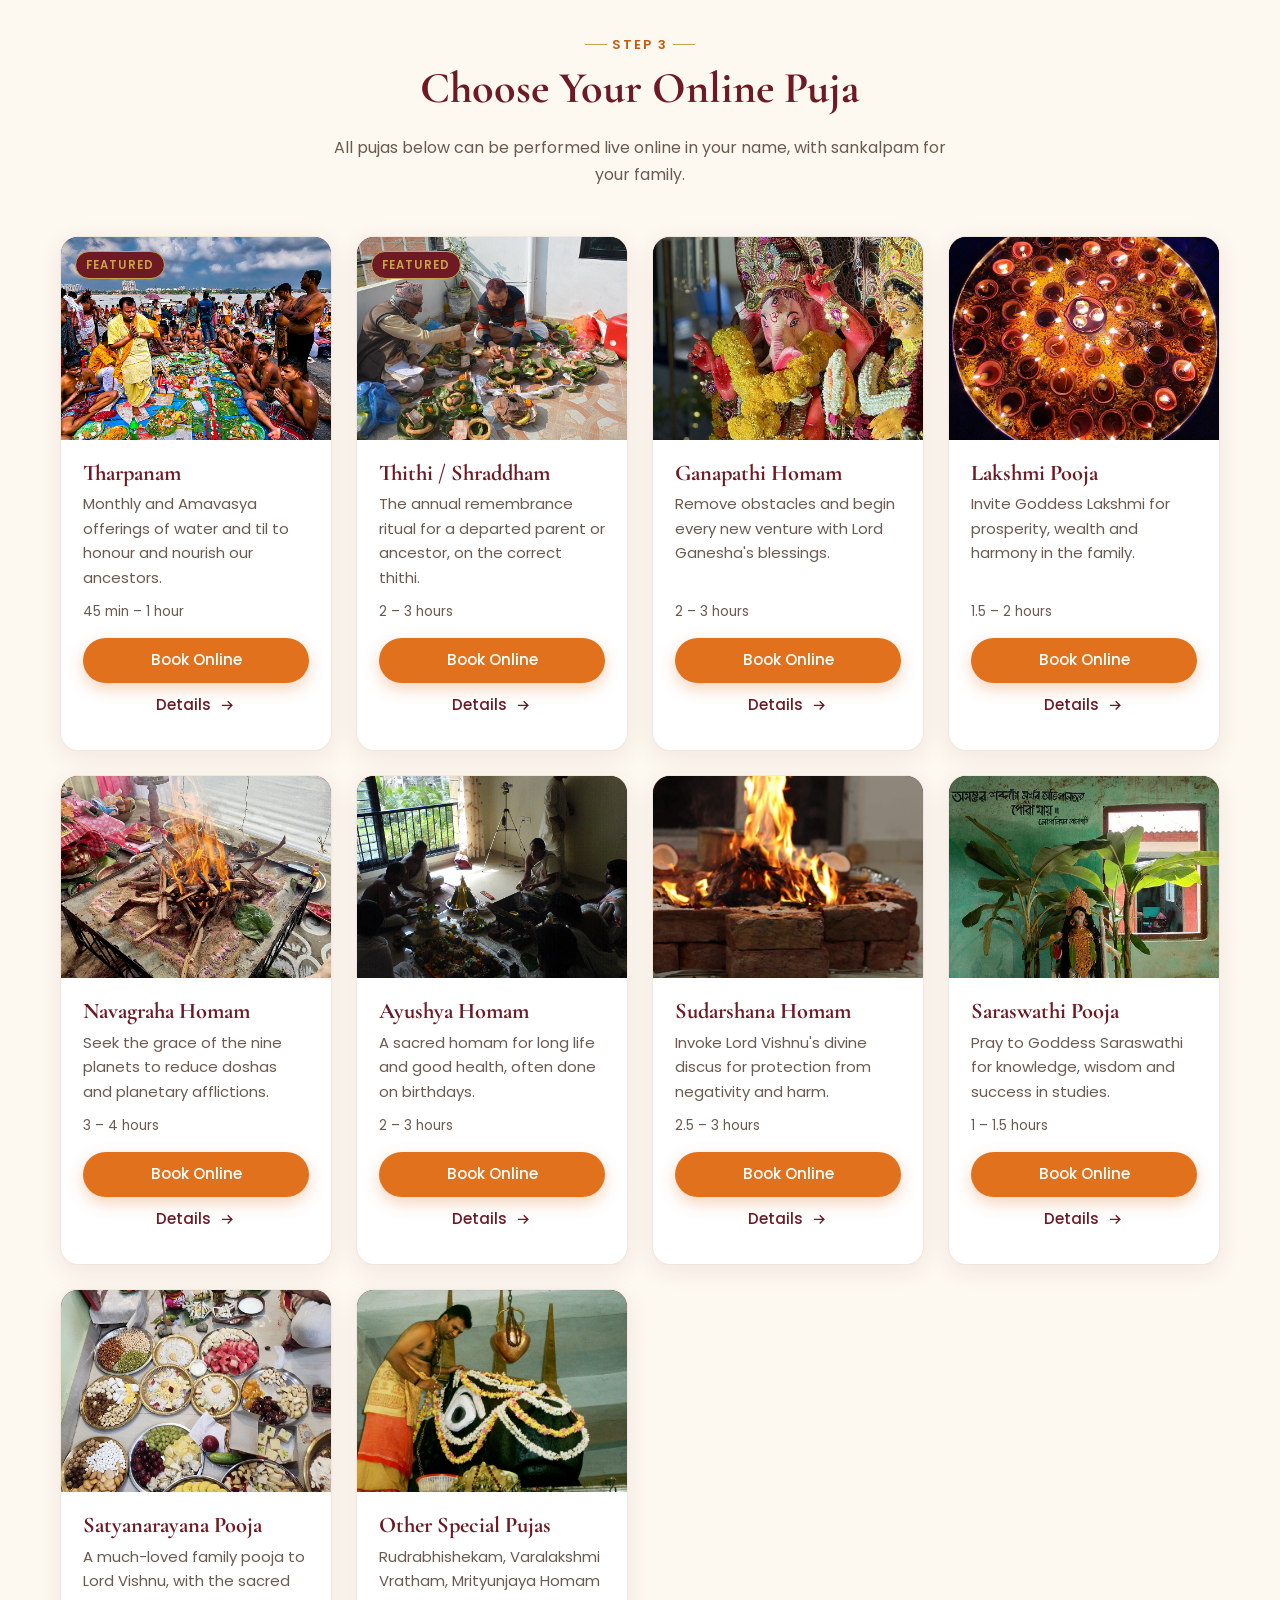
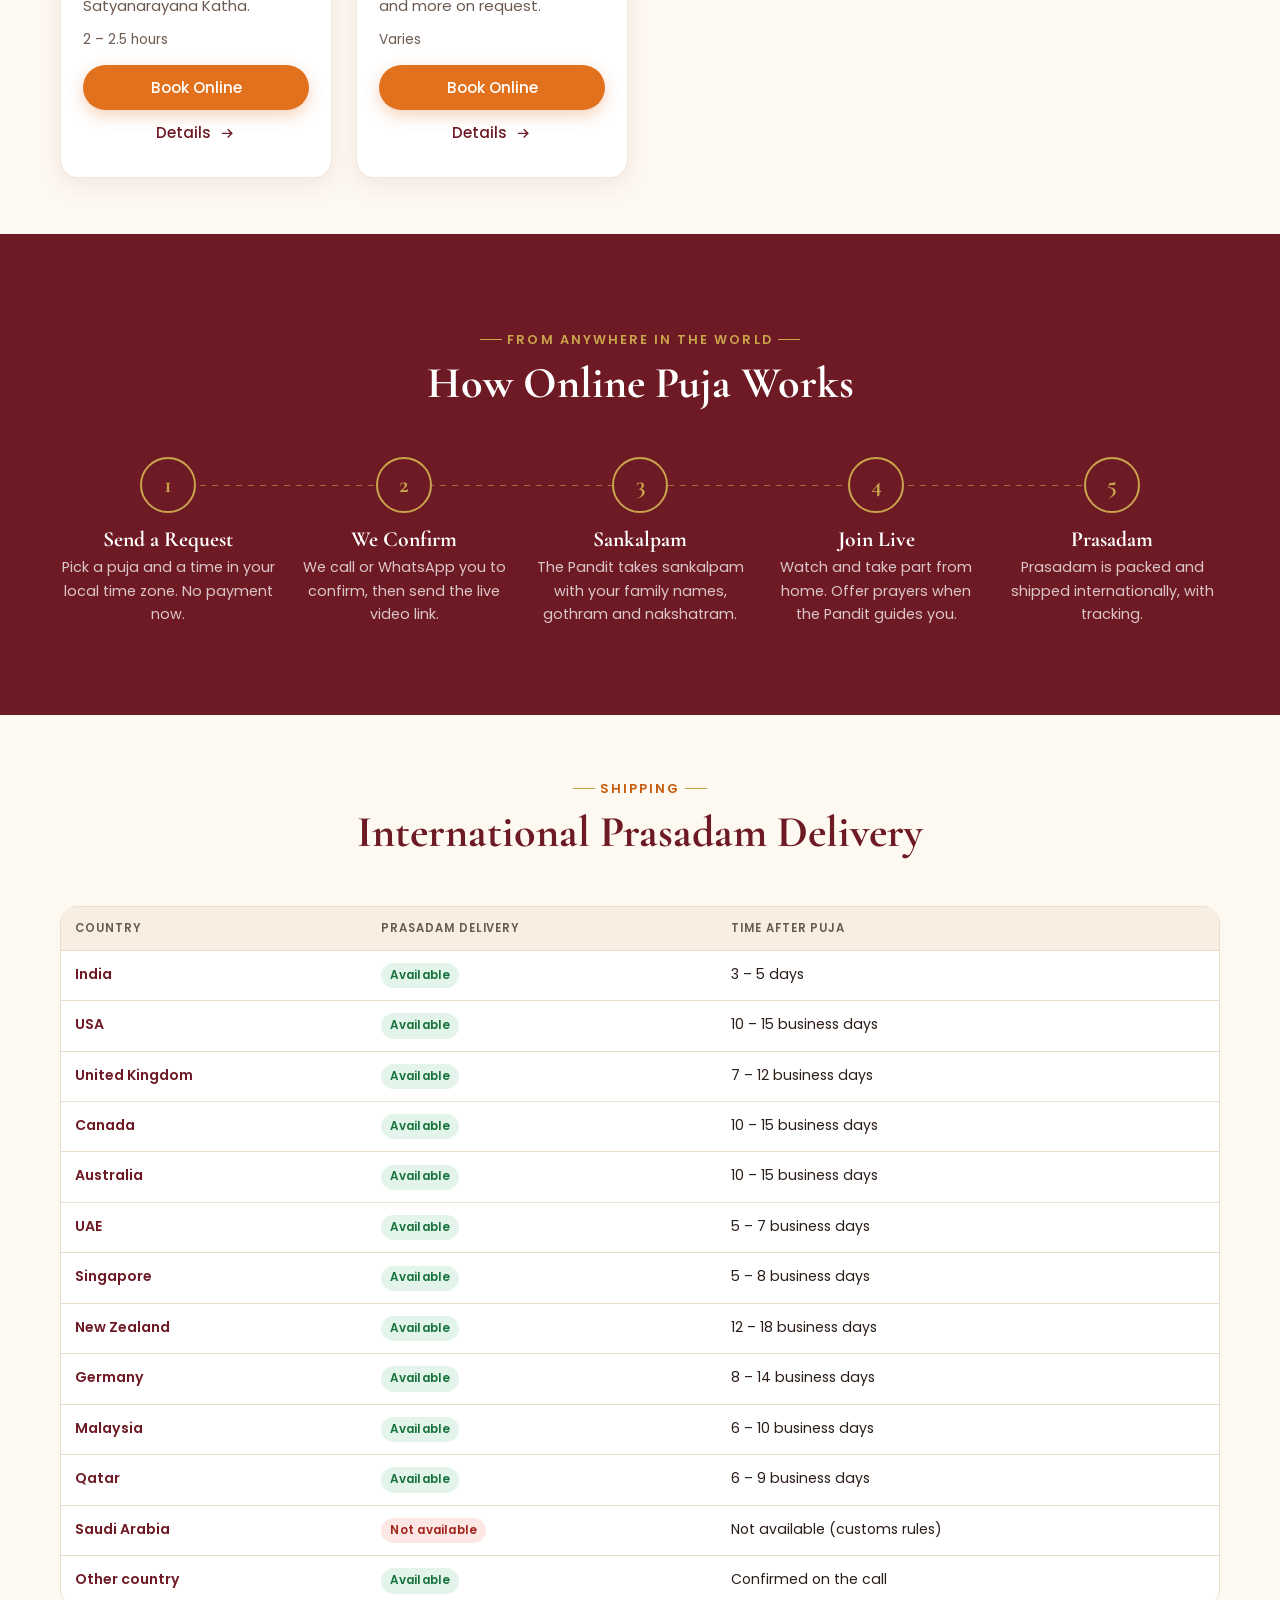
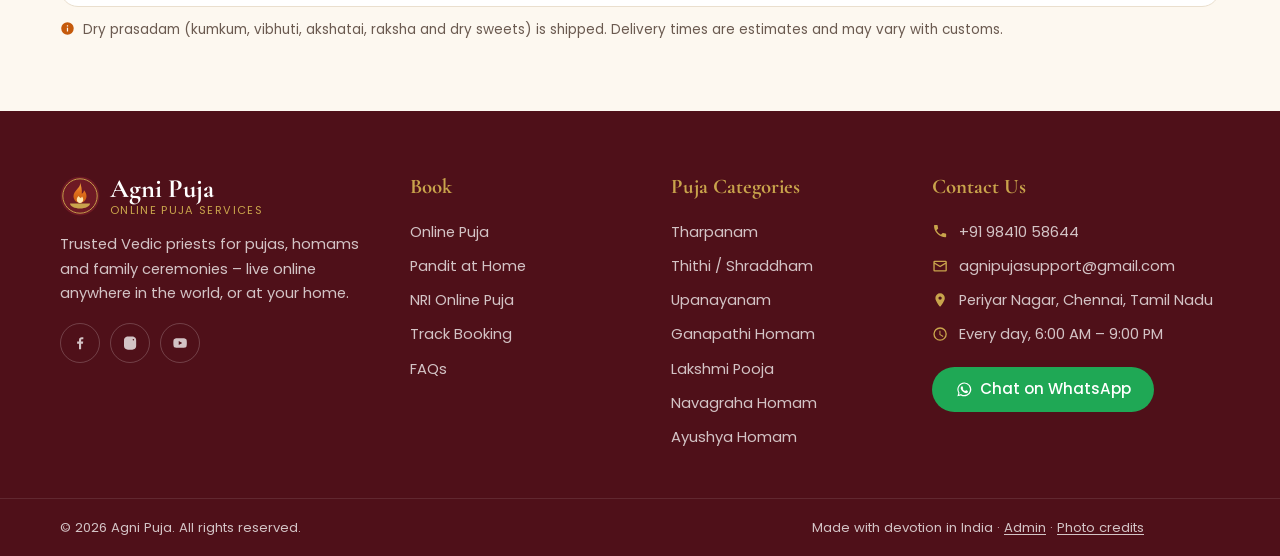
<file: nri.html>
<!doctype html>
<html lang="en">
<head>
  <!-- Google tag (Google Ads) -->
  <script async src="https://www.googletagmanager.com/gtm.js?id=GTM-T7H3TV9F"></script>
  <script>
    window.dataLayer = window.dataLayer || [];
    function gtag(){dataLayer.push(arguments);}
    gtag('js', new Date());
  </script>
  <meta charset="utf-8">
  <meta name="viewport" content="width=device-width, initial-scale=1">
  <title>NRI Online Puja – Agni Puja</title>
  <meta name="description" content="Online pujas for NRIs in the USA, UK, Canada, Australia, UAE, Singapore and more. Live video puja in your time zone, pay after the puja, and Prasadam delivery.">
  <link rel="icon" href="images/logo.svg" type="image/svg+xml">
  <link rel="preconnect" href="https://fonts.googleapis.com">
  <link rel="preconnect" href="https://fonts.gstatic.com" crossorigin>
  <link href="https://fonts.googleapis.com/css2?family=Cormorant+Garamond:wght@500;600;700&family=Poppins:wght@400;500;600&display=swap" rel="stylesheet">
  <link rel="stylesheet" href="css/styles.css?v=20261126e">
  <link rel="stylesheet" href="css/app.css?v=20261128c">
</head>
<body data-nav="nri">
  <div id="siteHeader"></div>

  <main>
    <section class="page-hero">
      <div class="hero-bg" aria-hidden="true"></div>
      <div class="container">
        <p class="crumbs"><a href="index.html">Home</a> / NRI Online Puja</p>
        <p class="eyebrow eyebrow-light"><svg><use href="#i-globe"/></svg> For NRI Families</p>
        <h1>Online Puja for NRIs</h1>
        <p>Pandits in India perform your puja live on video, at a time that suits your time zone. Pay after the puja and receive Prasadam at your door.</p>
      </div>
    </section>

    <!-- Country & time zone -->
    <section class="section section-sm">
      <div class="container nri-band">
        <div>
          <p class="eyebrow">Step 1</p>
          <h2>Where do you live?</h2>
          <p>Choose your country and time zone. We'll show you puja times in your local time, the delivery options for Prasadam and the payment methods you can use.</p>
          <div class="form" style="max-width:460px">
            <div class="form-row">
              <label class="field">Country<select class="input" id="nriCountry"></select></label>
              <label class="field">Time zone<select class="input" id="nriTz"></select></label>
            </div>
          </div>
          <div class="country-chips" id="nriChips"></div>
        </div>
        <div class="nri-panel" id="nriInfo"></div>
      </div>
    </section>

    <!-- Slots in local time -->
    <section class="section section-tint section-sm">
      <div class="container">
        <div class="section-head">
          <p class="eyebrow">Step 2</p>
          <h2>Puja Times in Your Time Zone</h2>
          <p>Real availability for the next open date. Pick any of these when you book.</p>
        </div>
        <div class="panel" id="nriSlots"></div>
      </div>
    </section>

    <!-- Online pujas -->
    <section class="section section-sm">
      <div class="container">
        <div class="section-head">
          <p class="eyebrow">Step 3</p>
          <h2>Choose Your Online Puja</h2>
          <p>All pujas below can be performed live online in your name, with sankalpam for your family.</p>
        </div>
        <div class="card-grid" id="nriPujas"></div>
      </div>
    </section>

    <!-- How it works for NRIs -->
    <section class="section section-maroon">
      <div class="container">
        <div class="section-head">
          <p class="eyebrow eyebrow-light">From Anywhere in the World</p>
          <h2>How Online Puja Works</h2>
        </div>
        <ol class="steps">
          <li><span class="step-num">1</span><h3>Send a Request</h3><p>Pick a puja and a time in your local time zone. No payment now.</p></li>
          <li><span class="step-num">2</span><h3>We Confirm</h3><p>We call or WhatsApp you to confirm, then send the live video link.</p></li>
          <li><span class="step-num">3</span><h3>Sankalpam</h3><p>The Pandit takes sankalpam with your family names, gothram and nakshatram.</p></li>
          <li><span class="step-num">4</span><h3>Join Live</h3><p>Watch and take part from home. Offer prayers when the Pandit guides you.</p></li>
          <li><span class="step-num">5</span><h3>Prasadam</h3><p>Prasadam is packed and shipped internationally, with tracking.</p></li>
        </ol>
      </div>
    </section>

    <section class="section section-sm">
      <div class="container">
        <div class="section-head"><p class="eyebrow">Shipping</p><h2>International Prasadam Delivery</h2></div>
        <div class="table-wrap">
          <table class="table" id="shipTable">
            <thead><tr><th>Country</th><th>Prasadam delivery</th><th data-price>Charge</th><th>Time after puja</th></tr></thead>
            <tbody></tbody>
          </table>
        </div>
        <p class="hint" style="margin-top:12px"><svg><use href="#i-info"/></svg> Dry prasadam (kumkum, vibhuti, akshatai, raksha and dry sweets) is shipped. Delivery times are estimates and may vary with customs.</p>
      </div>
    </section>
  </main>

  <div id="siteFooter"></div>

  <script src="js/pujas-data.js?v=20261128a"></script>
  <script src="js/store.js?v=20261127g"></script>
  <script src="js/ui.js?v=20261127g"></script>
  <script>
    (function () {
      "use strict";
      const A = window.Agni, U = window.AgniUI;
      const { $, $$, esc, icon, money } = U;
      const abroad = A.countries().filter((c) => c.code !== "IN");
      // Guess the visitor's country from their browser time zone
      const myTz = Intl.DateTimeFormat().resolvedOptions().timeZone;
      const guess = abroad.find((c) => c.zones.some((z) => z[0] === myTz));
      let code = U.qs("country") || A.sRead("nriCountry", null) || (guess ? guess.code : "US");
      let tz = "";

      $("#nriCountry").innerHTML = abroad.map((c) => `<option value="${c.code}">${esc(c.name)}</option>`).join("");
      $("#nriChips").innerHTML = abroad.slice(0, 7).map((c) => `<button type="button" class="chip" data-c="${c.code}">${esc(c.name)}</button>`).join("");

      function render() {
        const co = A.country(code) || abroad[0];
        code = co.code;
        if (!co.zones.some((z) => z[0] === tz)) tz = (co.zones.find((z) => z[0] === myTz) || co.zones[0])[0];
        A.sWrite("nriCountry", code);
        $("#nriCountry").value = code;
        $("#nriTz").innerHTML = co.zones.map(([z, l]) => `<option value="${z}"${z === tz ? " selected" : ""}>${esc(l)}</option>`).join("");
        $$("[data-c]").forEach((b) => b.classList.toggle("active", b.dataset.c === code));
        const now = new Date();
        const f = (zone) => new Intl.DateTimeFormat("en-US", { timeZone: zone, hour: "numeric", minute: "2-digit" }).format(now);
        const fd = (zone) => new Intl.DateTimeFormat("en-GB", { timeZone: zone, weekday: "short", day: "numeric", month: "short" }).format(now);
        $("#nriInfo").innerHTML = `
          <h3>${co.other ? "Booking from any other country" : `Booking from ${esc(co.name)}`}</h3>
          <div class="clock-pair">
            <div class="clock"><span>Your time</span><strong>${f(tz)}</strong><small>${fd(tz)}</small></div>
            <div class="clock"><span>India (IST)</span><strong>${f("Asia/Kolkata")}</strong><small>${fd("Asia/Kolkata")}</small></div>
          </div>
          <ul class="tick-list">
            <li>${icon("video")} <span>Online puja is the recommended service for families abroad.</span></li>
            <li>${icon("truck")} <span>${co.prasadam.available ? `Prasadam to ${esc(co.name)}${U.showPrices ? `: <strong>${money(co.prasadam.charge)}</strong> (${U.approx(co.prasadam.charge, co.code)}),` : " –"} ${esc(co.prasadam.days)}` : `Prasadam: ${esc(co.prasadam.days)}`}</span></li>
            <li>${icon("card")} <span>No online payment. Pay after the puja by bank transfer (from abroad or your NRE/NRO account), or your family in India can pay us. ${U.showPrices ? `Prices in ₹, shown in ${esc(co.currency)} approximately.` : ""}</span></li>
            <li>${icon("phone")} <span>WhatsApp support: <a class="link-btn" href="${U.waLink("Namaste, I am an NRI from " + co.name + " and would like help booking an online puja.")}" target="_blank" rel="noopener">${esc(A.DATA.site.phoneDisplay)}</a></span></li>
          </ul>
          <a class="btn btn-primary btn-block" href="book.html?mode=online&country=${co.code}">Book an Online Puja ${icon("arrow")}</a>`;

        // Real slots for the next open date, in local time
        const d = A.nextOpenDates({ mode: "online", count: 1 })[0];
        if (!d) { $("#nriSlots").innerHTML = `<p class="muted">No slots are open right now. Please contact us on WhatsApp.</p>`; }
        else {
          const slots = A.availability({ date: d, mode: "online" });
          $("#nriSlots").innerHTML = `
            <p class="hint">${icon("calendar")} Next open date: <strong>${A.fmtDay(d, null, "Asia/Kolkata", true)}</strong> (India). Times below are in your local time.</p>
            <div class="slot-grid">${slots.map((s) => {
              const h = A.localHour(d, s.slot, tz);
              const good = s.available && h >= 6 && h < 22;
              return `<div class="slot" ${s.available ? "" : "aria-disabled='true' style='opacity:.6;background:var(--cream-2)'"}>
                <strong>${A.fmtTime(d, s.slot, tz)}</strong><small>${A.fmtDay(A.localDateKey(d, s.slot, tz))}</small>
                <small>${A.fmtTime(d, s.slot)} IST</small>
                <span class="slot-status">${s.available ? "Available" : "Booked"}</span>
                ${good ? `<span class="badge badge-gold">Good time</span>` : ""}</div>`;
            }).join("")}</div>`;
        }
        $$("#nriPujas .btn-primary").forEach((a) => { a.href = a.href.replace(/country=[A-Z]+/, "country=" + code); });
      }

      $("#nriPujas").innerHTML = A.pujas().filter((p) => p.modes.includes("online")).map((p) => `
        <article class="card puja-card">
          ${p.featured ? `<span class="ribbon">Featured</span>` : ""}
          ${U.media(p)}
          <div class="card-body">
            <h3>${esc(p.name)}</h3>
            <p>${esc(p.short)}</p>
            <div class="card-price">${U.showPrices ? `Online <strong>${money(p.price.online)}</strong> · ` : ""}${esc(p.duration)}</div>
            <a class="btn btn-primary btn-block" href="book.html?mode=online&puja=${esc(p.id)}&country=${code}">Book Online</a>
            <a class="btn btn-link btn-block" href="puja.html?id=${esc(p.id)}">Details ${icon("arrow")}</a>
          </div>
        </article>`).join("");
      $$("#nriPujas .puja-card").forEach((c) => (c.style.position = "relative"));

      $("#shipTable tbody").innerHTML = A.countries().map((c) => `<tr>
        <td><strong>${esc(c.name)}</strong></td>
        <td>${c.prasadam.available ? `<span class="badge badge-green">Available</span>` : `<span class="badge badge-red">Not available</span>`}</td>
        <td data-price>${c.prasadam.available ? money(c.prasadam.charge) + (c.code !== "IN" ? `<small>${U.approx(c.prasadam.charge, c.code)}</small>` : "") : "—"}</td>
        <td>${esc(c.prasadam.days)}</td></tr>`).join("");

      $("#nriCountry").addEventListener("change", (e) => { code = e.target.value; tz = ""; render(); });
      $("#nriTz").addEventListener("change", (e) => { tz = e.target.value; render(); });
      $$("[data-c]").forEach((b) => b.addEventListener("click", () => { code = b.dataset.c; tz = ""; render(); }));
      render();
    })();
  </script>
</body>
</html>
</file>
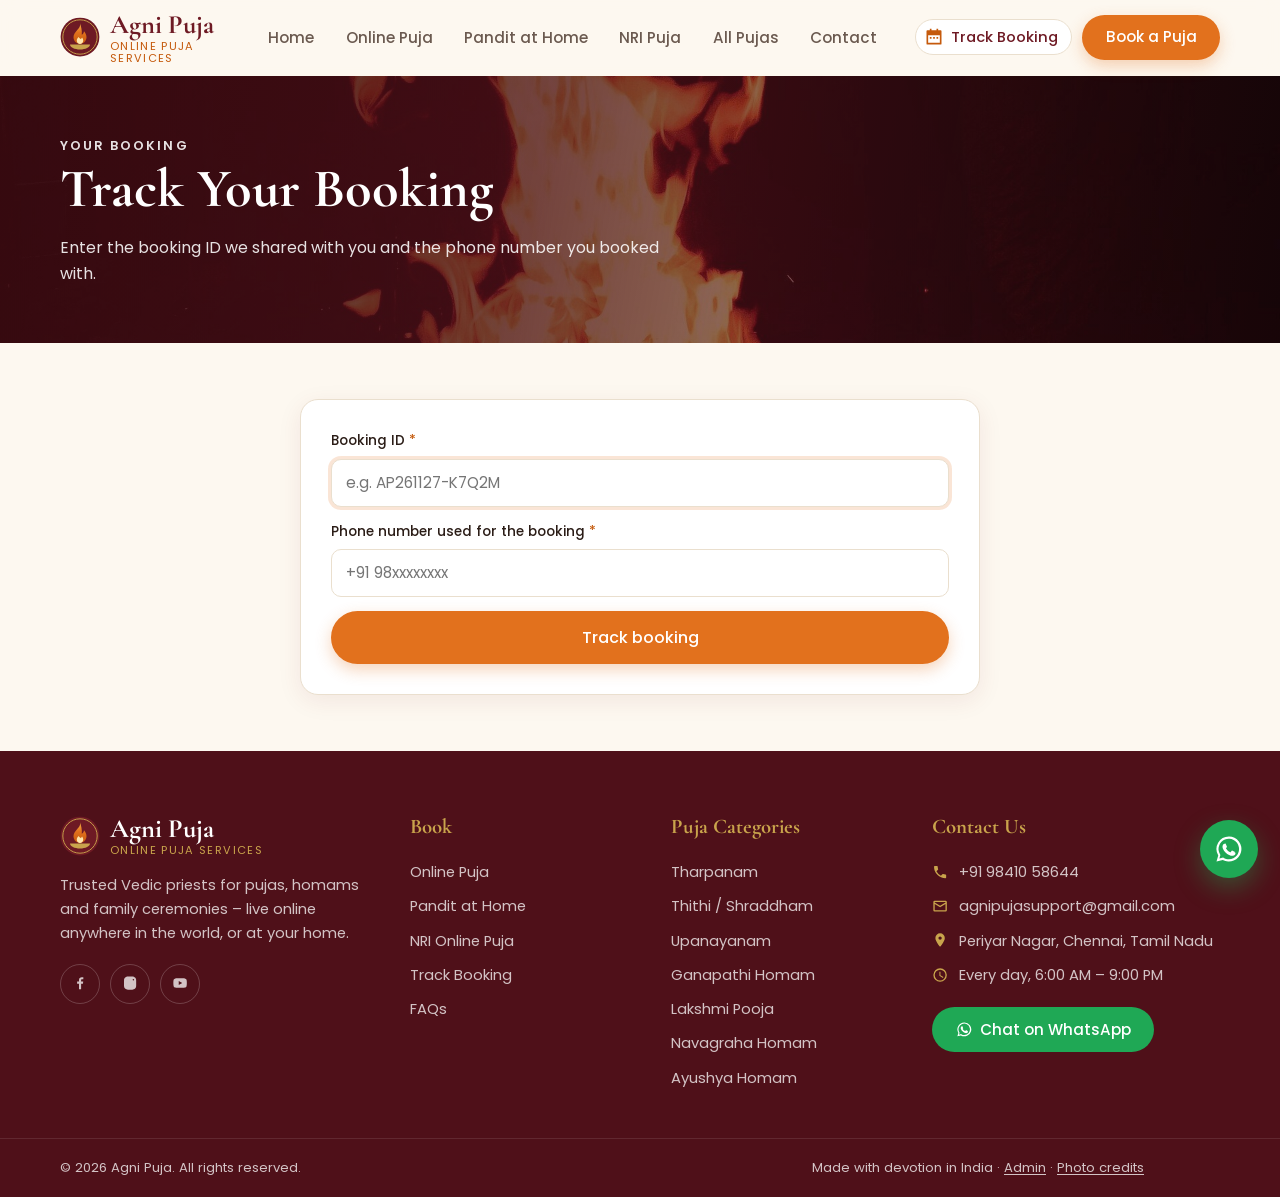
<file: profile.html>
<!doctype html>
<html lang="en">
<head>
  <meta charset="utf-8">
  <meta name="viewport" content="width=device-width, initial-scale=1">
  <title>My Profile – Agni Puja</title>
  <link rel="icon" href="images/logo.svg" type="image/svg+xml">
  <link rel="preconnect" href="https://fonts.googleapis.com">
  <link rel="preconnect" href="https://fonts.gstatic.com" crossorigin>
  <link href="https://fonts.googleapis.com/css2?family=Cormorant+Garamond:wght@500;600;700&family=Poppins:wght@400;500;600&display=swap" rel="stylesheet">
  <link rel="stylesheet" href="css/styles.css?v=20261126e">
  <link rel="stylesheet" href="css/app.css?v=20261128c">
</head>
<body data-nav="profile">
  <div id="siteHeader"></div>

  <main>
    <section class="page-hero">
      <div class="hero-bg" aria-hidden="true"></div>
      <div class="container">
        <p class="eyebrow eyebrow-light">Your Account</p>
        <h1 id="profileTitle">Complete your profile</h1>
        <p id="profileSub">We save these details so you don't need to enter them every time you book a puja.</p>
      </div>
    </section>

    <section class="section section-sm">
      <div class="container" style="max-width:860px">
        <form class="panel form" id="profileForm" novalidate>
          <fieldset class="group"><legend>Personal details</legend>
            <div class="form">
              <label class="field">Full name <span class="req">*</span><input name="name" required autocomplete="name"></label>
              <div class="form-row">
                <label class="field">Mobile number <span class="req">*</span><input name="phone" required autocomplete="tel" inputmode="tel" placeholder="+91 98xxxxxxxx"></label>
                <label class="field">Email address <span class="req">*</span><input name="email" type="email" required autocomplete="email"></label>
              </div>
            </div>
          </fieldset>
          <fieldset class="group"><legend>Address</legend>
            <div class="form">
              <p class="hint"><svg><use href="#i-info"/></svg> Used for at-home pujas and Prasadam delivery. International addresses are supported.</p>
              <label class="field">Country <span class="req">*</span><select name="country" autocomplete="country"></select></label>
              <label class="field">Address line 1 <span class="req">*</span><input name="line1" required autocomplete="address-line1" placeholder="House / flat no., street"></label>
              <label class="field">Address line 2<input name="line2" autocomplete="address-line2" placeholder="Area, landmark"></label>
              <div class="form-row-3">
                <label class="field">City <span class="req">*</span><input name="city" required autocomplete="address-level2" list="cityList"></label>
                <label class="field">State / Province <span class="req">*</span><input name="state" required autocomplete="address-level1"></label>
                <label class="field"><span data-pin-label>PIN code</span> <span class="req">*</span><input name="pin" required autocomplete="postal-code"></label>
              </div>
              <datalist id="cityList"></datalist>
            </div>
          </fieldset>
          <p class="form-error" id="profileError" role="alert" hidden></p>
          <div class="wizard-nav">
            <a class="btn btn-outline" href="dashboard.html" id="profileCancel">Cancel</a>
            <button type="submit" class="btn btn-primary btn-lg">Save &amp; continue</button>
          </div>
        </form>
      </div>
    </section>
  </main>

  <div id="siteFooter"></div>

  <script src="js/pujas-data.js?v=20261128a"></script>
  <script src="js/store.js?v=20261127g"></script>
  <script src="js/ui.js?v=20261127g"></script>
  <script>
    (function () {
      "use strict";
      const A = window.Agni, U = window.AgniUI, $ = U.$;
      const u = U.requireLogin();
      if (!u) return;
      const rawNext = U.qs("next") || "dashboard.html";
      const next = /^[a-z0-9-]+\.html([?#].*)?$/i.test(rawNext) ? rawNext : "dashboard.html";
      const f = $("#profileForm");
      if (!U.qs("new")) {
        $("#profileTitle").textContent = "My Profile";
        $("#profileSub").textContent = "Keep your contact details and address up to date.";
      } else {
        $("#profileCancel").hidden = true;
      }
      f.country.innerHTML = A.countries().map((c) => `<option value="${c.code}">${U.esc(c.name)}</option>`).join("");
      $("#cityList").innerHTML = A.activeCities().map((c) => `<option value="${U.esc(c.name)}">`).join("");
      const a = u.address || {};
      f.name.value = u.name || ""; f.phone.value = u.phone || ""; f.email.value = u.email || "";
      f.country.value = a.country || "IN"; f.line1.value = a.line1 || ""; f.line2.value = a.line2 || "";
      f.city.value = a.city || ""; f.state.value = a.state || ""; f.pin.value = a.pin || "";
      // Lock the field the account was verified with
      if (u.provider === "phone") f.phone.readOnly = true;
      if (u.provider !== "phone" && u.email) f.email.readOnly = true;
      const pinLabel = () => ($("[data-pin-label]").textContent = f.country.value === "IN" ? "PIN code" : "ZIP / Postal code");
      f.country.addEventListener("change", pinLabel); pinLabel();
      f.city.addEventListener("change", () => { const c = A.city(f.city.value); if (c && !f.state.value) f.state.value = c.state; });

      f.addEventListener("submit", (e) => {
        e.preventDefault();
        let bad = false;
        f.querySelectorAll("[required]").forEach((el) => { const m = !el.value.trim(); el.classList.toggle("invalid", m); bad = bad || m; });
        const phoneOk = /^\+?[0-9\s-]{8,16}$/.test(f.phone.value.trim());
        const emailOk = /^[^\s@]+@[^\s@]+\.[^\s@]+$/.test(f.email.value.trim());
        const pinOk = f.country.value !== "IN" || /^\d{6}$/.test(f.pin.value.trim());
        f.phone.classList.toggle("invalid", !phoneOk); f.email.classList.toggle("invalid", !emailOk); f.pin.classList.toggle("invalid", !pinOk);
        const err = $("#profileError");
        const msg = bad ? "Please fill in all required fields." : !phoneOk ? "Please enter a valid mobile number." : !emailOk ? "Please enter a valid email address." : !pinOk ? "Please enter a 6-digit PIN code." : "";
        if (msg) { err.textContent = msg; err.hidden = false; return; }
        const email = A.normEmail(f.email.value);
        if (A.users().some((x) => x.id !== u.id && x.email === email)) { err.textContent = "This email is already used by another account."; err.hidden = false; return; }
        Object.assign(u, { name: f.name.value.trim(), phone: f.phone.value.trim(), email });
        u.address = { line1: f.line1.value.trim(), line2: f.line2.value.trim(), city: f.city.value.trim(), state: f.state.value.trim(), country: f.country.value, pin: f.pin.value.trim() };
        A.saveUser(u);
        U.toast("Profile saved.");
        setTimeout(() => location.replace(next), 500);
      });
    })();
  </script>
</body>
</html>
</file>
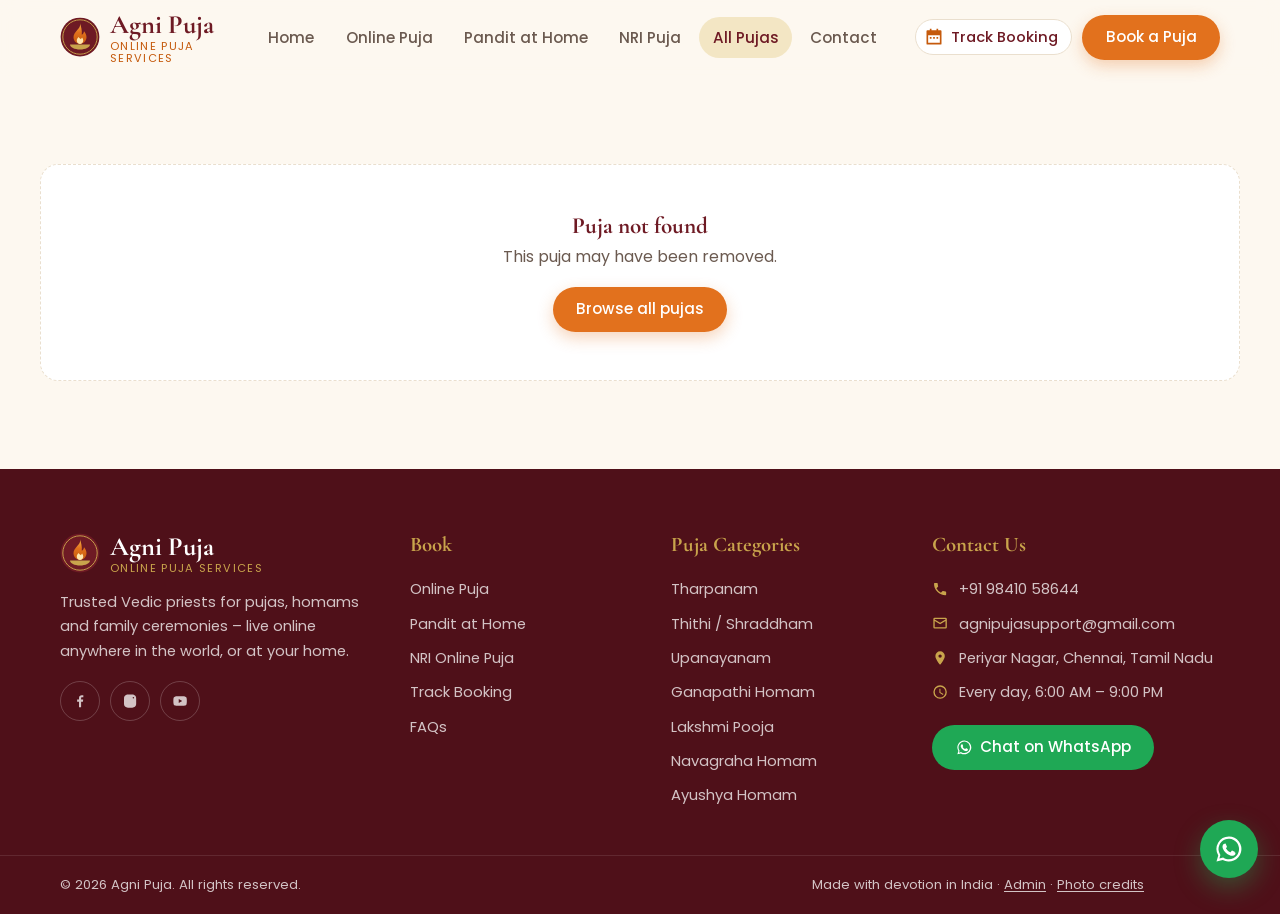
<file: puja.html>
<!doctype html>
<html lang="en">
<head>
  <!-- Google tag (Google Ads) -->
  <script async src="https://www.googletagmanager.com/gtm.js?id=GTM-T7H3TV9F"></script>
  <script>
    window.dataLayer = window.dataLayer || [];
    function gtag(){dataLayer.push(arguments);}
    gtag('js', new Date());
  </script>
  <meta charset="utf-8">
  <meta name="viewport" content="width=device-width, initial-scale=1">
  <title>Puja Details – Agni Puja</title>
  <meta name="description" content="Puja details, benefits, duration and prices for online and at-home bookings.">
  <link rel="icon" href="images/logo.svg" type="image/svg+xml">
  <link rel="preconnect" href="https://fonts.googleapis.com">
  <link rel="preconnect" href="https://fonts.gstatic.com" crossorigin>
  <link href="https://fonts.googleapis.com/css2?family=Cormorant+Garamond:wght@500;600;700&family=Poppins:wght@400;500;600&display=swap" rel="stylesheet">
  <link rel="stylesheet" href="css/styles.css?v=20261126e">
  <link rel="stylesheet" href="css/app.css?v=20261128c">
</head>
<body data-nav="pujas">
  <div id="siteHeader"></div>

  <main id="pujaPage"></main>

  <div id="siteFooter"></div>

  <script src="js/pujas-data.js?v=20261128a"></script>
  <script src="js/store.js?v=20261127g"></script>
  <script src="js/ui.js?v=20261127g"></script>
  <script>
    (function () {
      "use strict";
      const A = window.Agni, U = window.AgniUI;
      const { $, esc, icon, money } = U;
      const p = A.puja(U.qs("id"));
      const TYPE = { homam: "Homam", pooja: "Pooja", ceremony: "Ceremony" };
      if (!p || p.removed) {
        $("#pujaPage").innerHTML = `<section class="section"><div class="container empty"><h3>Puja not found</h3><p>This puja may have been removed.</p><a class="btn btn-primary" href="index.html#pujas">Browse all pujas</a></div></section>`;
        return;
      }
      document.title = `${p.name} – Book Online or at Home | Agni Puja`;
      const has = (m) => p.modes.includes(m);
      const fieldsNote = {
        departed: "Name of the departed, your relationship and (if known) the date of passing.",
        sankalpa: "Gothram, nakshatram and names of family members for the sankalpam (optional).",
        vatu: "The boy's name and age, and the father's name."
      };
      const others = A.pujas().filter((x) => x.id !== p.id).sort((a, b) => (b.featured ? 1 : 0) - (a.featured ? 1 : 0)).slice(0, 4);

      $("#pujaPage").innerHTML = `
        <section class="page-hero">
          <div class="hero-bg" aria-hidden="true"></div>
          <div class="container">
            <p class="crumbs"><a href="index.html">Home</a> / <a href="index.html#pujas">All Pujas</a> / ${esc(p.name)}</p>
            <p class="eyebrow eyebrow-light">${p.featured ? "Featured " : ""}${TYPE[p.type] || "Puja"}</p>
            <h1>${esc(p.name)}</h1>
            <p>${esc(p.short)}</p>
          </div>
        </section>
        <section class="section section-sm">
          <div class="container puja-layout">
            <div>
              ${U.media(p)}
              <h2>About ${esc(p.name)}</h2>
              <p>${esc(p.description)}</p>
              <div class="details-meta">
                <div><span>Duration</span><strong>${esc(p.duration)}</strong></div>
                <div><span>Ideal for</span><strong>${esc(p.idealFor)}</strong></div>
              </div>
              <h3>Benefits</h3>
              <ul class="benefits">${p.benefits.map((b) => `<li>${icon("check")}${esc(b)}</li>`).join("")}</ul>
              <div class="include-grid">
                ${has("online") ? `<div class="review-box"><h4>${icon("video")} Online puja includes</h4><p>Live video link · sankalpam in your family's name · Pandit dakshina · optional Prasadam delivery in India and abroad</p></div>` : ""}
                ${has("home") ? `<div class="review-box"><h4>${icon("home")} At-home puja includes</h4><p>Pandit visit · complete rituals as per your tradition · Pandit dakshina · optional samagri kit${U.showPrices ? ` (${money(p.samagri)})` : ""}</p></div>` : ""}
              </div>
              ${(p.fields || []).length ? `<p class="notice" style="margin-top:20px">${icon("info")}<span><strong>Details we'll ask for:</strong> ${(p.fields || []).map((f) => fieldsNote[f]).filter(Boolean).join(" ")}</span></p>` : ""}
            </div>
            <aside class="summary">
              <div class="panel price-card">
                <h3>${U.showPrices ? "Prices" : "Book this Puja"}</h3>
                ${has("online") ? `<div class="price-opt"><span>${U.modeBadge("online")}<small>Watch live from anywhere</small></span>${U.showPrices ? `<strong>${money(p.price.online)}</strong>` : ""}</div>` : ""}
                ${has("home") ? `<div class="price-opt"><span>${U.modeBadge("home")}<small>${U.showPrices ? "+ travel by city, samagri optional" : "Pandit visits your home"}</small></span>${U.showPrices ? `<strong>${money(p.price.home)}</strong>` : ""}</div>` : ""}
                <p class="hint">${icon("info")} ${U.showPrices ? "Pandit dakshina included. " : ""}No online payment – we confirm the price on a call and you pay after the puja.</p>
                ${has("online") ? `<a class="btn btn-primary btn-block btn-lg" href="book.html?mode=online&puja=${esc(p.id)}">${icon("video")} Book Online Puja</a>` : ""}
                ${has("home") ? `<a class="btn ${has("online") ? "btn-outline" : "btn-primary"} btn-block btn-lg" href="book.html?mode=home&puja=${esc(p.id)}">${icon("home")} Book a Pandit at Home</a>` : ""}
                <a class="btn btn-whatsapp btn-block" href="${U.waLink("Namaste, I would like to know more about " + p.name + ".")}" target="_blank" rel="noopener">${icon("whatsapp")} Ask on WhatsApp</a>
                ${!has("online") ? `<p class="hint" style="margin-top:12px">${icon("globe")} This ceremony is performed in person only.</p>` : ""}
              </div>
            </aside>
          </div>
        </section>
        <section class="section section-tint section-sm">
          <div class="container">
            <div class="section-head"><p class="eyebrow">You May Also Need</p><h2>Other Pujas</h2></div>
            <div class="card-grid">${others.map((o) => `
              <article class="card puja-card">
                ${U.media(o)}
                <div class="card-body">
                  <h3>${esc(o.name)}</h3><p>${esc(o.short)}</p>
                  ${U.showPrices ? `<div class="card-price">From <strong>${money(A.startingPrice(o))}</strong></div>` : ""}
                  <a class="btn btn-soft btn-block" href="puja.html?id=${esc(o.id)}">View Details ${icon("arrow")}</a>
                </div>
              </article>`).join("")}</div>
          </div>
        </section>`;
    })();
  </script>
</body>
</html>
</file>
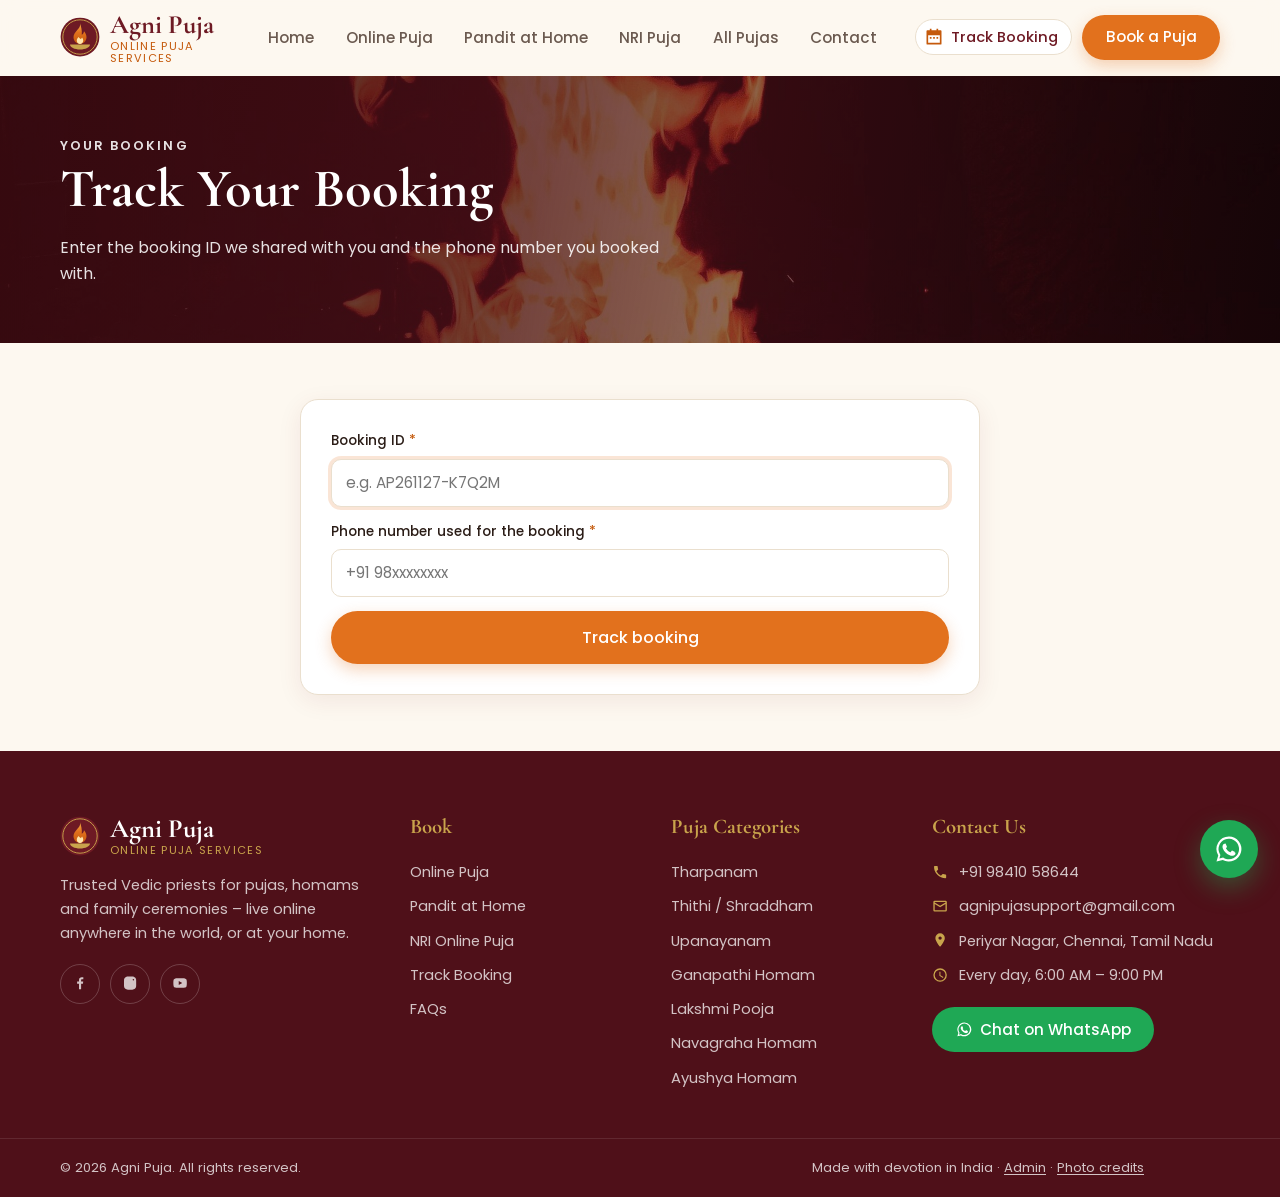
<file: track.html>
<!doctype html>
<html lang="en">
<head>
  <!-- Google tag (Google Ads) -->
  <script async src="https://www.googletagmanager.com/gtm.js?id=GTM-T7H3TV9F"></script>
  <script>
    window.dataLayer = window.dataLayer || [];
    function gtag(){dataLayer.push(arguments);}
    gtag('js', new Date());
  </script>
  <meta charset="utf-8">
  <meta name="viewport" content="width=device-width, initial-scale=1">
  <title>Track Your Booking – Agni Puja</title>
  <meta name="description" content="Check the status of your Agni Puja booking with your booking ID and phone number.">
  <link rel="icon" href="images/logo.svg" type="image/svg+xml">
  <link rel="preconnect" href="https://fonts.googleapis.com">
  <link rel="preconnect" href="https://fonts.gstatic.com" crossorigin>
  <link href="https://fonts.googleapis.com/css2?family=Cormorant+Garamond:wght@500;600;700&family=Poppins:wght@400;500;600&display=swap" rel="stylesheet">
  <link rel="stylesheet" href="css/styles.css?v=20261126e">
  <link rel="stylesheet" href="css/app.css?v=20261128c">
</head>
<body data-nav="track">
  <div id="siteHeader"></div>

  <main>
    <section class="page-hero">
      <div class="hero-bg" aria-hidden="true"></div>
      <div class="container">
        <p class="eyebrow eyebrow-light">Your Booking</p>
        <h1>Track Your Booking</h1>
        <p>Enter the booking ID we shared with you and the phone number you booked with.</p>
      </div>
    </section>

    <section class="section section-sm">
      <div class="container" style="max-width:720px" id="trackRoot">
        <form class="panel form" id="trackForm" novalidate>
          <label class="field">Booking ID <span class="req">*</span><input name="id" required autocomplete="off" autocapitalize="characters" spellcheck="false" placeholder="e.g. AP261127-K7Q2M"></label>
          <label class="field">Phone number used for the booking <span class="req">*</span><input name="phone" required autocomplete="tel" inputmode="tel" placeholder="+91 98xxxxxxxx"></label>
          <p class="form-error" role="alert" hidden></p>
          <button type="submit" class="btn btn-primary btn-lg">Track booking</button>
        </form>
        <div id="trackResult" aria-live="polite"></div>
      </div>
    </section>
  </main>

  <div id="siteFooter"></div>

  <script src="js/pujas-data.js?v=20261128a"></script>
  <script src="js/store.js?v=20261127g"></script>
  <script src="js/ui.js?v=20261127g"></script>
  <script src="js/track.js?v=20261127g"></script>
</body>
</html>
</file>
<file: css/styles.css>
/* =====================================================================
   AGNI PUJA – STYLES
   Colours and fonts are defined once below; change them here to
   re-theme the whole site.
   ===================================================================== */
:root {
  --saffron: #e2711d;
  --saffron-dark: #c55a0c;
  --saffron-soft: #fdebd9;
  --maroon: #6e1a24;
  --maroon-dark: #4f1019;
  --gold: #c9a44c;
  --gold-soft: #f3e6c4;
  --cream: #fdf8f0;
  --cream-2: #f8efe2;
  --white: #ffffff;
  --ink: #2b1d17;
  --ink-soft: #6b5a50;
  --line: #eadfce;
  --whatsapp: #1fa855;

  --font-head: "Cormorant Garamond", Georgia, "Times New Roman", serif;
  --font-body: "Poppins", system-ui, -apple-system, "Segoe UI", sans-serif;

  --radius: 18px;
  --radius-sm: 12px;
  --shadow: 0 6px 24px rgba(110, 26, 36, 0.08);
  --shadow-lg: 0 18px 48px rgba(110, 26, 36, 0.16);
  --header-h: 76px;
}

*,
*::before,
*::after { box-sizing: border-box; }

html { scroll-behavior: smooth; scroll-padding-top: calc(var(--header-h) + 8px); }

body {
  margin: 0;
  font-family: var(--font-body);
  font-size: 16px;
  line-height: 1.65;
  color: var(--ink);
  background: var(--cream);
  -webkit-font-smoothing: antialiased;
}
body.no-scroll { overflow: hidden; }

img { max-width: 100%; display: block; }
a { color: inherit; text-decoration: none; }
h1, h2, h3, h4 { font-family: var(--font-head); color: var(--maroon); line-height: 1.15; margin: 0 0 .5em; font-weight: 700; }
h2 { font-size: clamp(2rem, 4vw, 2.75rem); }
h3 { font-size: 1.45rem; }
p { margin: 0 0 1em; }
svg { width: 1.1em; height: 1.1em; flex-shrink: 0; }
[hidden] { display: none !important; }

.container { width: 100%; max-width: 1200px; margin: 0 auto; padding: 0 20px; }

/* ---------- Buttons ---------- */
.btn {
  display: inline-flex; align-items: center; justify-content: center; gap: .5em;
  padding: .75em 1.4em; border-radius: 999px; border: 2px solid transparent;
  font: 500 .95rem/1.2 var(--font-body); cursor: pointer; white-space: nowrap;
  transition: background-color .2s, color .2s, border-color .2s, box-shadow .2s;
}
.btn-lg { padding: .95em 1.8em; font-size: 1rem; }
.btn-block { width: 100%; }
.btn-primary { background: var(--saffron); color: var(--white); box-shadow: 0 6px 16px rgba(226, 113, 29, .3); }
.btn-primary:hover { background: var(--saffron-dark); }
.btn-outline { border-color: var(--maroon); color: var(--maroon); background: transparent; }
.btn-outline:hover { background: var(--maroon); color: var(--white); }
.btn-outline-light { border-color: rgba(255,255,255,.85); color: var(--white); background: rgba(255,255,255,.06); }
.btn-outline-light:hover { background: var(--white); color: var(--maroon); }
.btn-soft { background: var(--saffron-soft); color: var(--saffron-dark); }
.btn-soft:hover { background: var(--saffron); color: var(--white); }
.btn-whatsapp { background: var(--whatsapp); color: var(--white); }
.btn-whatsapp:hover { background: #178a45; }
.btn-link { background: none; color: var(--maroon); padding-left: .4em; padding-right: .4em; }
.btn-link:hover { color: var(--saffron-dark); }
.btn:focus-visible, .chip:focus-visible, .occasion:focus-visible, a:focus-visible { outline: 3px solid var(--gold); outline-offset: 3px; }

/* ---------- Header ---------- */
.site-header {
  position: sticky; top: 0; z-index: 50; height: var(--header-h);
  background: rgba(253, 248, 240, .94); backdrop-filter: blur(10px);
  border-bottom: 1px solid transparent; transition: border-color .2s, box-shadow .2s;
}
.site-header.scrolled { border-color: var(--line); box-shadow: 0 4px 18px rgba(110,26,36,.06); }
.header-inner { height: 100%; display: flex; align-items: center; justify-content: space-between; gap: 24px; }

.brand { display: flex; align-items: center; gap: 10px; }
.brand-text { display: flex; flex-direction: column; line-height: 1.1; }
.brand-name { font-family: var(--font-head); font-size: 1.65rem; font-weight: 700; color: var(--maroon); }
.brand-tag { font-size: .7rem; letter-spacing: .12em; text-transform: uppercase; color: var(--saffron-dark); }

.main-nav { display: flex; align-items: center; gap: 4px; }
.main-nav a { padding: .5em .9em; border-radius: 999px; font-size: .95rem; font-weight: 500; color: var(--ink-soft); transition: color .2s, background-color .2s; }
.main-nav a:hover { color: var(--maroon); }
.main-nav a.active { color: var(--maroon); background: var(--gold-soft); }
.nav-cta-mobile { display: none; }

.header-actions { display: flex; align-items: center; gap: 10px; }
.menu-toggle { display: none; background: none; border: 0; color: var(--maroon); padding: 6px; cursor: pointer; }
.menu-toggle svg { width: 28px; height: 28px; }

/* ---------- Hero ---------- */
.hero {
  position: relative; min-height: min(86vh, 720px); display: flex; align-items: center;
  color: var(--white); overflow: hidden; isolation: isolate;
}
.hero-bg {
  position: absolute; inset: 0; z-index: -1;
  background:
    linear-gradient(100deg, rgba(58, 10, 16, .92) 0%, rgba(78, 16, 25, .78) 42%, rgba(78, 16, 25, .25) 100%),
    url("../images/hero.jpg") center 40% / cover no-repeat,
    radial-gradient(ellipse at 75% 70%, #f6a33b 0%, #c7491a 30%, #5a1219 70%, #2d070b 100%);
}
.hero-content { padding-top: 64px; padding-bottom: 72px; max-width: 1200px; }
.hero h1 { color: var(--white); font-size: clamp(2.6rem, 6vw, 4.4rem); max-width: 13ch; margin-bottom: .35em; }
.hero-sub { font-size: clamp(1rem, 1.6vw, 1.15rem); max-width: 54ch; color: rgba(255,255,255,.88); margin-bottom: 2em; }
.hero-buttons { display: flex; flex-wrap: wrap; gap: 14px; }
.hero-trust { list-style: none; padding: 0; margin: 2.5em 0 0; display: flex; flex-wrap: wrap; gap: 10px 28px; font-size: .92rem; color: rgba(255,255,255,.85); }
.hero-trust li { display: flex; align-items: center; gap: .45em; }
.hero-trust svg { color: var(--gold); }

/* ---------- Sections ---------- */
.section { padding: 88px 0; }
.section-tint { background: var(--cream-2); }
.section-maroon { background: var(--maroon); color: rgba(255,255,255,.88); position: relative; }
.section-maroon h2, .section-maroon h3 { color: var(--white); }
.section-head { text-align: center; max-width: 640px; margin: 0 auto 48px; }
.section-head p:last-child { color: var(--ink-soft); margin: 0; }

.eyebrow {
  display: inline-flex; align-items: center; gap: .4em; margin-bottom: .6em;
  font-size: .8rem; font-weight: 600; letter-spacing: .16em; text-transform: uppercase; color: var(--saffron-dark);
}
.eyebrow::before, .eyebrow::after { content: ""; width: 22px; height: 1px; background: var(--gold); }
.eyebrow-light { color: var(--gold); }
.hero .eyebrow::before, .hero .eyebrow::after { display: none; }
.section-head .eyebrow-light + h2 { color: var(--white); }

/* ---------- Cards ---------- */
.card {
  background: var(--white); border-radius: var(--radius); overflow: hidden;
  box-shadow: var(--shadow); border: 1px solid rgba(234, 223, 206, .7);
  transition: transform .25s ease, box-shadow .25s ease;
}
.card:hover { transform: translateY(-4px); box-shadow: var(--shadow-lg); }
.card-body { padding: 20px 22px 22px; display: flex; flex-direction: column; flex: 1; }
.card-body p { color: var(--ink-soft); font-size: .93rem; flex: 1; }

/* Image box with decorative fallback (shown if the photo is missing) */
.media {
  position: relative; aspect-ratio: 4 / 3; overflow: hidden;
  background: radial-gradient(circle at 50% 85%, #f8b04a 0%, #e2711d 35%, #8a2a1c 75%, #5a1219 100%);
  display: grid; place-items: center; color: rgba(255, 230, 180, .55);
}
.media > svg { width: 30%; height: 30%; }
.media img { position: absolute; inset: 0; width: 100%; height: 100%; object-fit: cover; transition: transform .5s ease; }
.card:hover .media img { transform: scale(1.04); }

.tag {
  align-self: flex-start; display: inline-block; padding: .2em .8em; margin-bottom: .7em; border-radius: 999px;
  font-size: .72rem; font-weight: 600; letter-spacing: .08em; text-transform: uppercase;
  background: var(--gold-soft); color: var(--maroon);
}

/* Browse grid */
.filters { display: flex; justify-content: center; flex-wrap: wrap; gap: 10px; margin: -16px 0 36px; }
.chip {
  border: 1px solid var(--line); background: var(--white); color: var(--ink-soft);
  padding: .5em 1.2em; border-radius: 999px; font: 500 .9rem var(--font-body); cursor: pointer; transition: all .2s;
}
.chip:hover { border-color: var(--saffron); color: var(--saffron-dark); }
.chip.active { background: var(--maroon); border-color: var(--maroon); color: var(--white); }

.card-grid { display: grid; grid-template-columns: repeat(auto-fill, minmax(250px, 1fr)); gap: 24px; }
.puja-card { display: flex; flex-direction: column; }
.puja-card h3 { font-size: 1.4rem; margin-bottom: .3em; }

/* Popular homams */
.homam-list { display: grid; grid-template-columns: repeat(2, 1fr); gap: 24px; }
.homam-card { display: grid; grid-template-columns: 42% 1fr; }
.homam-card .media { aspect-ratio: auto; min-height: 100%; }
.homam-card .card-body { padding: 26px; }
.mini-meta { list-style: none; padding: 0; margin: 0 0 18px; display: grid; gap: 6px; font-size: .85rem; color: var(--ink-soft); }
.mini-meta li { display: flex; align-items: center; gap: .5em; }
.mini-meta svg { color: var(--saffron); }
.card-actions { display: flex; align-items: center; gap: 8px; flex-wrap: wrap; }

/* ---------- Why choose ---------- */
.features { display: grid; grid-template-columns: repeat(5, 1fr); gap: 20px; }
.feature { text-align: center; padding: 30px 18px; border-radius: var(--radius); background: var(--white); border: 1px solid var(--line); }
.feature h3 { font-size: 1.3rem; }
.feature p { font-size: .9rem; color: var(--ink-soft); margin: 0; }
.feature-icon {
  display: inline-grid; place-items: center; width: 64px; height: 64px; margin-bottom: 16px; border-radius: 50%;
  background: var(--saffron-soft); color: var(--saffron-dark); box-shadow: inset 0 0 0 1px rgba(201,164,76,.45);
}
.feature-icon svg { width: 28px; height: 28px; }

/* ---------- How it works ---------- */
.steps { list-style: none; padding: 0; margin: 0; display: grid; grid-template-columns: repeat(5, 1fr); gap: 20px; position: relative; }
.steps::before {
  content: ""; position: absolute; top: 28px; left: 10%; right: 10%; height: 1px;
  background: repeating-linear-gradient(90deg, var(--gold) 0 6px, transparent 6px 12px); opacity: .6;
}
.steps li { text-align: center; position: relative; }
.step-num {
  display: inline-grid; place-items: center; width: 56px; height: 56px; margin-bottom: 14px; border-radius: 50%;
  background: var(--maroon); border: 2px solid var(--gold); color: var(--gold);
  font: 700 1.5rem var(--font-head); position: relative;
}
.steps h3 { font-size: 1.35rem; margin-bottom: .2em; }
.steps p { font-size: .9rem; margin: 0; color: rgba(255,255,255,.75); }

/* ---------- Occasions ---------- */
.occasion-grid { display: grid; grid-template-columns: repeat(3, 1fr); gap: 18px; }
.occasion {
  display: flex; align-items: center; gap: 16px; text-align: left; width: 100%;
  padding: 20px 22px; border-radius: var(--radius); background: var(--white); border: 1px solid var(--line);
  font: inherit; color: inherit; cursor: pointer; transition: border-color .2s, box-shadow .2s;
}
.occasion:hover { border-color: var(--saffron); box-shadow: var(--shadow); }
.occasion > svg { color: var(--saffron); margin-left: auto; opacity: .7; }
.occasion-icon {
  flex-shrink: 0; display: grid; place-items: center; width: 52px; height: 52px; border-radius: 14px;
  background: linear-gradient(135deg, var(--saffron) 0%, var(--maroon) 100%); color: var(--white);
}
.occasion-icon svg { width: 26px; height: 26px; }
.occasion-text { display: flex; flex-direction: column; }
.occasion-text strong { font-family: var(--font-head); font-size: 1.25rem; color: var(--maroon); line-height: 1.2; }
.occasion-text span { font-size: .87rem; color: var(--ink-soft); }

/* ---------- About ---------- */
.about { display: grid; grid-template-columns: 1fr 1.1fr; gap: 64px; align-items: center; }
.about-media { position: relative; border-radius: var(--radius); overflow: visible; }
.about-media img {
  width: 100%; aspect-ratio: 5 / 4; object-fit: cover; border-radius: var(--radius); box-shadow: var(--shadow-lg);
  background: radial-gradient(circle at 50% 85%, #f8b04a 0%, #e2711d 35%, #8a2a1c 75%, #5a1219 100%);
}
.about-badge {
  position: absolute; right: -18px; bottom: -22px; padding: 16px 22px; border-radius: var(--radius-sm);
  background: var(--maroon); color: var(--white); box-shadow: var(--shadow-lg); border: 2px solid var(--gold);
  display: flex; flex-direction: column; line-height: 1.2;
}
.about-badge strong { font: 700 2rem var(--font-head); color: var(--gold); }
.about-badge span { font-size: .8rem; }
.about-text p { color: var(--ink-soft); }
.about-text .eyebrow::before { display: none; }
.about-stats { list-style: none; padding: 24px 0 0; margin: 12px 0 0; display: flex; gap: 40px; border-top: 1px solid var(--line); }
.about-stats li { display: flex; flex-direction: column; }
.about-stats strong { font: 700 2rem/1 var(--font-head); color: var(--saffron-dark); }
.about-stats span { font-size: .85rem; color: var(--ink-soft); margin-top: 6px; }

/* ---------- Testimonials ---------- */
.testimonial-grid { display: grid; grid-template-columns: repeat(3, 1fr); gap: 24px; }
.testimonial { margin: 0; padding: 28px; display: flex; flex-direction: column; }
.testimonial:hover { transform: none; }
.stars { color: var(--gold); letter-spacing: 3px; margin-bottom: 10px; }
.testimonial blockquote { margin: 0 0 22px; flex: 1; font-size: .97rem; color: var(--ink); }
.testimonial figcaption { display: flex; align-items: center; gap: 12px; }
.testimonial figcaption strong { display: block; color: var(--maroon); }
.testimonial small { color: var(--ink-soft); font-size: .82rem; }
.avatar {
  display: grid; place-items: center; width: 44px; height: 44px; border-radius: 50%;
  background: var(--gold-soft); color: var(--maroon); font-weight: 600; font-size: .9rem;
}

/* ---------- CTA band ---------- */
.cta-band { padding: 0 0 88px; }
.cta-inner {
  display: flex; align-items: center; justify-content: space-between; gap: 28px; flex-wrap: wrap;
  padding: 44px 48px; border-radius: 24px; color: var(--white); max-width: 1160px;
  background: linear-gradient(115deg, var(--saffron) 0%, #c9481b 50%, var(--maroon) 100%);
  box-shadow: var(--shadow-lg);
}
.cta-inner h2 { color: var(--white); font-size: clamp(1.8rem, 3vw, 2.4rem); margin-bottom: .25em; }
.cta-inner p { margin: 0; color: rgba(255,255,255,.9); }
.cta-buttons { display: flex; gap: 12px; flex-wrap: wrap; }
.cta-band .btn-primary { background: var(--white); color: var(--maroon); box-shadow: none; }
.cta-band .btn-primary:hover { background: var(--cream-2); }

/* ---------- Footer ---------- */
.site-footer { background: var(--maroon-dark); color: rgba(255,255,255,.75); font-size: .92rem; }
.footer-grid { display: grid; grid-template-columns: 1.4fr 1fr 1fr 1.3fr; gap: 40px; padding-top: 64px; padding-bottom: 48px; }
.site-footer h4 { color: var(--gold); font-size: 1.3rem; margin-bottom: 1em; }
.site-footer ul { list-style: none; padding: 0; margin: 0; display: grid; gap: 10px; }
.site-footer a:hover { color: var(--white); }
.brand-footer { margin-bottom: 16px; }
.brand-footer .brand-name { color: var(--white); }
.brand-footer .brand-tag { color: var(--gold); }
.footer-about p { max-width: 34ch; }
.social { display: flex; gap: 10px; margin-top: 18px; }
.social a { display: grid; place-items: center; width: 40px; height: 40px; border-radius: 50%; border: 1px solid rgba(255,255,255,.2); transition: background-color .2s, border-color .2s; }
.social a:hover { background: var(--saffron); border-color: var(--saffron); }
.contact-list { margin-bottom: 20px !important; }
.contact-list li { display: flex; gap: 10px; align-items: flex-start; }
.contact-list svg { color: var(--gold); margin-top: .25em; }
.footer-bottom { border-top: 1px solid rgba(255,255,255,.1); padding: 18px 0; font-size: .82rem; }
.footer-bottom .container { display: flex; justify-content: space-between; flex-wrap: wrap; gap: 8px; padding-right: 96px; }
.footer-bottom a { text-decoration: underline; text-underline-offset: 2px; }
.footer-bottom p { margin: 0; }

/* Floating WhatsApp */
.whatsapp-float {
  position: fixed; right: 22px; bottom: 22px; z-index: 40; width: 58px; height: 58px; border-radius: 50%;
  display: grid; place-items: center; background: var(--whatsapp); color: var(--white);
  box-shadow: 0 10px 26px rgba(31, 168, 85, .4); transition: transform .2s;
}
.whatsapp-float:hover { transform: scale(1.06); }
.whatsapp-float svg { width: 30px; height: 30px; }

/* ---------- Modals ---------- */
.modal { position: fixed; inset: 0; z-index: 100; display: grid; place-items: center; padding: 20px; }
.modal-backdrop { position: absolute; inset: 0; background: rgba(43, 13, 17, .6); backdrop-filter: blur(3px); }
.modal-panel {
  position: relative; width: 100%; max-height: calc(100vh - 40px); overflow-y: auto;
  background: var(--cream); border-radius: 22px; box-shadow: 0 30px 80px rgba(0,0,0,.3);
  animation: pop .22s ease-out;
}
@keyframes pop { from { opacity: 0; transform: translateY(12px) scale(.98); } to { opacity: 1; transform: none; } }
.modal-close {
  position: absolute; top: 14px; right: 14px; z-index: 2; width: 40px; height: 40px; border-radius: 50%;
  border: 0; background: rgba(255,255,255,.92); color: var(--maroon); cursor: pointer; display: grid; place-items: center;
  box-shadow: 0 2px 10px rgba(0,0,0,.12);
}
.modal-close svg { width: 20px; height: 20px; }

.modal-details { max-width: 860px; display: grid; grid-template-columns: 1fr 1.25fr; }
.details-media { aspect-ratio: auto; min-height: 100%; }
.details-body { padding: 36px 32px 32px; }
.details-body h3 { font-size: 2rem; }
.details-body > p { color: var(--ink-soft); font-size: .95rem; }
.details-body h4 { font-size: 1.2rem; margin: 1.2em 0 .5em; }
.details-meta { display: grid; grid-template-columns: 1fr 1fr; gap: 12px; }
.details-meta div { background: var(--white); border: 1px solid var(--line); border-radius: var(--radius-sm); padding: 10px 14px; }
.details-meta span { display: block; font-size: .72rem; text-transform: uppercase; letter-spacing: .08em; color: var(--ink-soft); }
.details-meta strong { font-size: .9rem; font-weight: 500; color: var(--maroon); }
.benefits { list-style: none; padding: 0; margin: 0 0 24px; display: grid; gap: 8px; font-size: .93rem; }
.benefits li { display: flex; gap: 10px; align-items: flex-start; }
.benefits svg { color: var(--saffron); margin-top: .25em; }
.details-actions { display: flex; flex-wrap: wrap; gap: 10px; }

.modal-form { max-width: 620px; padding: 36px 34px 30px; }
.modal-form h3 { font-size: 2rem; margin-bottom: .2em; }
.modal-intro { color: var(--ink-soft); font-size: .95rem; }
#enquiryForm { display: grid; gap: 14px; }
.form-row { display: grid; grid-template-columns: 1fr 1fr; gap: 14px; }
#enquiryForm label { display: block; font-size: .85rem; font-weight: 500; color: var(--ink); }
#enquiryForm label > input, #enquiryForm label > select, #enquiryForm label > textarea { display: block; margin-top: 6px; }
#enquiryForm label span { color: var(--saffron-dark); }
#enquiryForm input, #enquiryForm select, #enquiryForm textarea {
  width: 100%; padding: .75em .9em; border-radius: 10px; border: 1px solid var(--line); background: var(--white);
  font: 400 .95rem var(--font-body); color: var(--ink); transition: border-color .2s, box-shadow .2s;
}
#enquiryForm textarea { resize: vertical; }
#enquiryForm input:focus, #enquiryForm select:focus, #enquiryForm textarea:focus {
  outline: none; border-color: var(--saffron); box-shadow: 0 0 0 3px rgba(226,113,29,.18);
}
#enquiryForm .invalid { border-color: #c0392b; }
.form-error { margin: 0; color: #b3261e; font-size: .88rem; }
.form-actions { display: flex; flex-wrap: wrap; gap: 10px; margin-top: 4px; }
.form-actions .btn { flex: 1; }
.form-note { margin: 0; font-size: .8rem; color: var(--ink-soft); text-align: center; }

.form-success { text-align: center; padding: 20px 0 6px; }
.form-success p { color: var(--ink-soft); max-width: 40ch; margin: 0 auto 1.4em; }
.success-icon { display: inline-grid; place-items: center; width: 72px; height: 72px; border-radius: 50%; background: #e3f5ea; color: var(--whatsapp); margin-bottom: 14px; }
.success-icon svg { width: 36px; height: 36px; }

/* =====================================================================
   RESPONSIVE
   ===================================================================== */
@media (max-width: 1080px) {
  .features { grid-template-columns: repeat(3, 1fr); }
  .homam-list { grid-template-columns: 1fr; }
  .homam-card { grid-template-columns: 36% 1fr; }
  .occasion-grid { grid-template-columns: repeat(2, 1fr); }
}

@media (max-width: 920px) {
  .main-nav {
    position: fixed; top: var(--header-h); left: 0; right: 0; flex-direction: column; align-items: stretch; gap: 2px;
    padding: 12px 20px 22px; background: var(--cream); border-bottom: 1px solid var(--line); box-shadow: 0 16px 30px rgba(110,26,36,.1);
    transform: translateY(-8px); opacity: 0; visibility: hidden; transition: opacity .2s, transform .2s, visibility .2s;
  }
  .main-nav.open { transform: none; opacity: 1; visibility: visible; }
  .main-nav a { padding: .8em 1em; font-size: 1rem; border-radius: 10px; }
  .nav-cta-mobile { display: inline-flex; margin-top: 10px; }
  .menu-toggle { display: block; }
  .header-cta { display: none; }

  .steps { grid-template-columns: 1fr; gap: 0; max-width: 460px; margin: 0 auto; }
  .steps::before { top: 28px; bottom: 28px; left: 27px; right: auto; width: 1px; height: auto;
    background: repeating-linear-gradient(180deg, var(--gold) 0 6px, transparent 6px 12px); }
  .steps li { display: grid; grid-template-columns: 56px 1fr; column-gap: 18px; text-align: left; padding-bottom: 22px; }
  .steps .step-num { grid-row: span 2; margin: 0; }
  .steps h3 { align-self: end; }

  .about { grid-template-columns: 1fr; gap: 48px; }
  .about-media { max-width: 560px; }
  .testimonial-grid { grid-template-columns: 1fr; max-width: 620px; margin: 0 auto; }
  .footer-grid { grid-template-columns: 1fr 1fr; }
  .modal-details { grid-template-columns: 1fr; }
  .details-media { aspect-ratio: 16 / 9; min-height: 0; }
}

@media (max-width: 640px) {
  :root { --header-h: 66px; }
  .section { padding: 64px 0; }
  .section-head { margin-bottom: 32px; }
  .brand-name { font-size: 1.4rem; }
  .brand img { width: 34px; height: 34px; }
  .hero { min-height: 0; }
  .hero-bg { background-position: center, 65% center, center; }
  .hero-content { padding-top: 56px; padding-bottom: 64px; }
  .hero-buttons .btn { flex: 1; }
  .features { grid-template-columns: 1fr 1fr; gap: 14px; }
  .feature { padding: 22px 14px; }
  .feature:last-child { grid-column: span 2; }
  .homam-card { grid-template-columns: 1fr; }
  .homam-card .media { aspect-ratio: 16 / 9; }
  .occasion-grid { grid-template-columns: 1fr; }
  .card-grid { grid-template-columns: 1fr 1fr; gap: 14px; }
  .puja-card .card-body { padding: 14px; }
  .puja-card h3 { font-size: 1.2rem; }
  .puja-card .card-body p { font-size: .83rem; }
  .puja-card .btn { font-size: .82rem; padding: .65em .8em; }
  .puja-card .tag { font-size: .62rem; }
  .about-badge { right: 12px; }
  .about-stats { gap: 24px; }
  .about-stats strong { font-size: 1.6rem; }
  .cta-inner { padding: 32px 24px; }
  .cta-buttons, .cta-buttons .btn { width: 100%; }
  .footer-grid { grid-template-columns: 1fr; gap: 32px; }
  .form-row { grid-template-columns: 1fr; }
  .modal { padding: 0; align-items: end; }
  .modal-panel { border-radius: 22px 22px 0 0; max-height: 92vh; }
  .modal-form { padding: 30px 20px 24px; }
  .details-body { padding: 26px 20px 24px; }
  .whatsapp-float { width: 52px; height: 52px; right: 16px; bottom: 16px; }
}

@media (max-width: 380px) {
  .card-grid { grid-template-columns: 1fr; }
}

@media (prefers-reduced-motion: reduce) {
  *, *::before, *::after { animation: none !important; transition: none !important; scroll-behavior: auto !important; }
}
</file>
<file: css/app.css>
/* =====================================================================
   AGNI PUJA – BOOKING PLATFORM STYLES
   Adds the components for booking, login, dashboards and the new
   homepage sections. Uses the colours and fonts from styles.css, so the
   look stays the same everywhere.
   ===================================================================== */

/* ---------- Header additions ---------- */
.account { position: relative; }
.account-btn {
  display: inline-flex; align-items: center; gap: .5em; padding: .45em .9em .45em .55em; border-radius: 999px;
  border: 1px solid var(--line); background: var(--white); color: var(--maroon);
  font: 500 .92rem var(--font-body); cursor: pointer; white-space: nowrap; transition: border-color .2s;
}
.account-btn:hover { border-color: var(--saffron); }
.account-btn > svg { width: 20px; height: 20px; color: var(--saffron-dark); }
.avatar-sm { width: 28px; height: 28px; font-size: .72rem; }
.account-menu {
  position: absolute; right: 0; top: calc(100% + 8px); z-index: 60; min-width: 230px; padding: 8px;
  background: var(--white); border: 1px solid var(--line); border-radius: var(--radius-sm); box-shadow: var(--shadow-lg);
}
.account-menu a, .account-menu button {
  display: flex; align-items: center; gap: 10px; width: 100%; padding: .6em .8em; border-radius: 8px;
  border: 0; background: none; font: 400 .92rem var(--font-body); color: var(--ink); cursor: pointer; text-align: left;
}
.account-menu a:hover, .account-menu button:hover { background: var(--cream-2); color: var(--maroon); }
.account-menu svg { color: var(--saffron-dark); }
.account-who { margin: 0 0 6px; padding: 6px 10px 10px; border-bottom: 1px solid var(--line); line-height: 1.3; }
.account-who strong { display: block; color: var(--maroon); }
.account-who small { color: var(--ink-soft); font-size: .78rem; word-break: break-all; }

/* ---------- Generic UI ---------- */
.btn-danger { background: #b3261e; color: var(--white); }
.btn-danger:hover { background: #8f1d17; }
.btn-sm { padding: .5em 1em; font-size: .85rem; }
.btn[disabled], .btn.is-loading { opacity: .55; cursor: not-allowed; box-shadow: none; }

.badge {
  display: inline-flex; align-items: center; gap: .35em; padding: .25em .75em; border-radius: 999px;
  font-size: .74rem; font-weight: 600; letter-spacing: .02em; background: var(--cream-2); color: var(--ink-soft); white-space: nowrap;
}
.badge svg { width: 13px; height: 13px; }
.badge-green { background: #e3f5ea; color: #17733b; }
.badge-red { background: #fde7e5; color: #a1251c; }
.badge-maroon { background: #f4e3e5; color: var(--maroon); }
.badge-gold { background: var(--gold-soft); color: #7a5b12; }
.badge-saffron { background: var(--saffron-soft); color: var(--saffron-dark); }

.notice { display: flex; gap: 10px; align-items: flex-start; padding: 14px 16px; border-radius: var(--radius-sm); background: var(--cream-2); border: 1px solid var(--line); font-size: .9rem; color: var(--ink); margin: 0 0 16px; }
.notice > svg { color: var(--saffron-dark); margin-top: .2em; }
.notice-warn { background: #fff6e8; border-color: #f2d7a6; }
.notice-ok { background: #edf8f1; border-color: #bfe4cc; }
.notice-ok > svg { color: #17733b; }
.notice p { margin: 0; }
.hint { font-size: .85rem; color: var(--ink-soft); }
.hint svg { color: var(--saffron-dark); vertical-align: -.15em; margin-right: 4px; }
.muted { color: var(--ink-soft); }
.demo-note { font-size: .78rem; color: var(--ink-soft); background: var(--gold-soft); border-radius: 8px; padding: 6px 10px; display: inline-flex; gap: 6px; align-items: center; }

/* Form fields – same look as the enquiry form */
.form { display: grid; gap: 14px; }
.field { display: block; font-size: .85rem; font-weight: 500; color: var(--ink); }
.field > .input, .field > input, .field > select, .field > textarea { display: block; margin-top: 6px; }
.field .req { color: var(--saffron-dark); }
.input, .form input:not([type="checkbox"]):not([type="radio"]), .form select, .form textarea {
  width: 100%; padding: .75em .9em; border-radius: 10px; border: 1px solid var(--line); background: var(--white);
  font: 400 .95rem var(--font-body); color: var(--ink); transition: border-color .2s, box-shadow .2s; min-height: 46px;
}
.form textarea { resize: vertical; min-height: 0; }
.input:focus, .form input:focus, .form select:focus, .form textarea:focus { outline: none; border-color: var(--saffron); box-shadow: 0 0 0 3px rgba(226,113,29,.18); }
.input[readonly], .form input[readonly] { background: var(--cream-2); color: var(--ink-soft); }
.form .invalid, .input.invalid { border-color: #c0392b; }
.form-row-3 { display: grid; grid-template-columns: repeat(3, 1fr); gap: 14px; }
.check { display: flex; gap: 10px; align-items: flex-start; font-size: .9rem; cursor: pointer; }
.check input { width: 20px; height: 20px; margin-top: 2px; accent-color: var(--saffron); flex-shrink: 0; }
.phone-row { display: grid; grid-template-columns: 110px 1fr; gap: 8px; }
fieldset.group { border: 1px solid var(--line); border-radius: var(--radius-sm); padding: 16px 18px 18px; margin: 0; background: var(--white); }
fieldset.group legend { font: 700 1.15rem var(--font-head); color: var(--maroon); padding: 0 6px; }

/* ---------- Page hero (inner pages) ---------- */
.page-hero { position: relative; color: var(--white); isolation: isolate; overflow: hidden; }
.page-hero .hero-bg { background-position: center, center 45%, center; }
.page-hero .container { padding-top: 56px; padding-bottom: 56px; }
.page-hero h1 { color: var(--white); font-size: clamp(2.2rem, 5vw, 3.4rem); margin-bottom: .25em; }
.page-hero p { color: rgba(255,255,255,.88); max-width: 60ch; margin: 0; }
.page-hero .eyebrow::before, .page-hero .eyebrow::after { display: none; }
.crumbs { font-size: .85rem; color: rgba(255,255,255,.75); margin-bottom: 10px; }
.crumbs a:hover { color: var(--white); text-decoration: underline; }
.section-sm { padding: 56px 0; }

/* ---------- Homepage: Today's Panchang ---------- */
.panchang-band { background: var(--cream-2); padding: 0 0 48px; }
.panchang {
  position: relative; margin-top: -40px; background: var(--white); border-radius: var(--radius);
  border: 1px solid var(--line); border-top: 3px solid var(--gold); box-shadow: var(--shadow-lg); padding: 26px 28px 20px;
}
.pg-head { display: flex; justify-content: space-between; align-items: flex-start; gap: 20px; flex-wrap: wrap; margin-bottom: 18px; }
.pg-head .eyebrow { margin-bottom: .3em; }
.pg-head .eyebrow::before { display: none; }
.pg-head h2 { font-size: clamp(1.6rem, 3vw, 2rem); margin: 0; }
.pg-sub { margin: 2px 0 0; color: var(--saffron-dark); font-weight: 500; font-size: .92rem; }
.pg-controls { display: flex; align-items: center; gap: 6px; margin-top: 12px; flex-wrap: wrap; }
.pg-controls .input { width: auto; min-height: 38px; padding: .4em .7em; font-size: .9rem; }
.pg-controls .icon-btn { width: 38px; height: 38px; }
.pg-controls .icon-btn[disabled] { opacity: .4; cursor: not-allowed; }
.pg-special {
  position: relative; display: flex; align-items: center; gap: 14px; flex-wrap: wrap; max-width: 520px;
  padding: 22px 18px 14px; border-radius: var(--radius-sm); background: linear-gradient(115deg, #fff6e8, var(--gold-soft)); border: 1px solid #ecd39a;
}
.pg-special .ribbon { top: -11px; left: 14px; }
.pg-special div { flex: 1; min-width: 180px; }
.pg-special strong { font: 700 1.3rem/1.2 var(--font-head); color: var(--maroon); }
.pg-special p { margin: 2px 0 0; font-size: .86rem; color: var(--ink-soft); }
.pg-grid { display: grid; grid-template-columns: repeat(7, 1fr); gap: 10px; }
.pg-item { background: var(--cream); border-radius: var(--radius-sm); padding: 12px 14px; border: 1px solid rgba(234, 223, 206, .8); }
.pg-item span { display: block; font-size: .7rem; text-transform: uppercase; letter-spacing: .08em; color: var(--ink-soft); }
.pg-item strong { display: block; font: 700 1.12rem/1.25 var(--font-head); color: var(--maroon); margin-top: 2px; }
/* Nalla Neram: a green row under the panchang boxes */
.pg-nalla {
  display: flex; align-items: center; gap: 8px 16px; flex-wrap: wrap; margin-top: 10px;
  padding: 12px 16px; border-radius: var(--radius-sm); background: #f1f9f3; border: 1px solid #cfe9d7;
}
.pg-nalla-label { display: inline-flex; align-items: center; gap: 6px; font-size: .74rem; font-weight: 600; letter-spacing: .08em; text-transform: uppercase; color: #17733b; }
.pg-nalla-times { display: flex; flex-wrap: wrap; gap: 6px 10px; }
.pg-nalla-times strong {
  font: 600 .95rem var(--font-body); color: #14632f; font-variant-numeric: tabular-nums;
  background: var(--white); border: 1px solid #cfe9d7; border-radius: 999px; padding: .2em .8em; white-space: nowrap;
}
.pg-nalla small { flex-basis: 100%; font-size: .74rem; color: var(--ink-soft); }
/* Chandrashtamam: same row style, in amber */
.pg-ashtama { background: #fff6e8; border-color: #f2d7a6; }
.pg-ashtama .pg-nalla-label { color: #9a5a00; }
.pg-ashtama-text { flex: 1; min-width: 200px; font-size: .9rem; color: var(--ink); line-height: 1.5; }
.pg-ashtama-text strong { color: var(--maroon); font-weight: 600; }
.pg-ashtama-text em { font-style: normal; color: var(--ink-soft); font-size: .82rem; }
/* Timings in the body font: clearer numbers than the heading font */
.pg-item.pg-time strong { font-family: var(--font-body); font-weight: 600; font-size: .98rem; font-variant-numeric: tabular-nums; letter-spacing: -.01em; margin-top: 4px; }
.pg-item small { display: block; font-size: .76rem; color: var(--ink-soft); margin-top: 2px; line-height: 1.35; }
.pg-next { display: flex; align-items: center; gap: 8px; flex-wrap: wrap; margin-top: 16px; }
.pg-next > span { white-space: nowrap; flex-shrink: 0; font-size: .78rem; font-weight: 600; letter-spacing: .1em; text-transform: uppercase; color: var(--saffron-dark); margin-right: 4px; }
.pg-next .chip { font-size: .82rem; padding: .45em 1em; }
.pg-next .chip strong { color: var(--maroon); font-weight: 600; margin-right: 4px; }
.pg-note { margin: 12px 0 0; font-size: .78rem; }
@media (max-width: 1080px) { .pg-grid { grid-template-columns: repeat(4, 1fr); } }
@media (max-width: 640px) {
  .panchang { padding: 20px 16px 16px; margin-top: -28px; }
  .pg-grid { grid-template-columns: 1fr 1fr; gap: 8px; }
  .pg-special { max-width: none; width: 100%; }
  .pg-next { flex-wrap: nowrap; overflow-x: auto; padding-bottom: 4px; scrollbar-width: none; }
  .pg-next .chip { flex-shrink: 0; }
}

/* ---------- Homepage: two service categories ---------- */
.service-split { display: grid; grid-template-columns: 1fr 1fr; gap: 28px; }
.service-card { display: flex; flex-direction: column; }
.service-card:hover { transform: none; }
.service-card .media { aspect-ratio: 4 / 3; }
.service-card .media.media-square { aspect-ratio: 1 / 1; } /* Online Puja photo: video call + kalasam */
.service-card .card-body { padding: 28px 30px 30px; }
.service-card h3 { font-size: 1.9rem; display: flex; align-items: center; gap: 12px; }
.service-card h3 .feature-icon { width: 52px; height: 52px; margin: 0; }
.service-card h3 .feature-icon svg { width: 24px; height: 24px; }
.service-card .benefits { margin-bottom: 22px; }
.service-card .card-actions .btn { flex: 1; }
.service-label { position: absolute; left: 16px; top: 16px; z-index: 1; }
.price-from { font-size: .88rem; color: var(--ink-soft); margin: -6px 0 14px; }
.price-from strong { color: var(--maroon); font-size: 1.05rem; }

/* Prices switched off in js/pujas-data.js (site.showPrices: false) */
.hide-prices .price-from, .hide-prices .price-table, .hide-prices .price-approx,
.hide-prices [data-price] { display: none !important; }
/* Keep the faces in view when this photo is cropped to a wide card */
.media img[src$="upanayanam.jpg"] { object-position: center top; }
.card-price { font-size: .85rem; color: var(--ink-soft); margin: -4px 0 14px; }
.card-price strong { color: var(--maroon); }

/* ---------- Featured pujas ---------- */
.featured-grid { display: grid; grid-template-columns: repeat(3, 1fr); gap: 24px; }
.featured-card { position: relative; display: flex; flex-direction: column; border: 2px solid var(--gold); }
.featured-card .media { aspect-ratio: 16 / 10; }
.featured-card .media > svg { width: 22%; height: 22%; }
.featured-card .card-body { padding: 22px 24px 24px; }
.featured-card h3 { font-size: 1.7rem; margin-bottom: .2em; }
.ribbon {
  position: absolute; top: 14px; left: 14px; z-index: 2; display: inline-flex; align-items: center; gap: .35em;
  padding: .3em .85em; border-radius: 999px; background: var(--maroon); color: var(--gold); border: 1px solid var(--gold);
  font-size: .72rem; font-weight: 600; letter-spacing: .1em; text-transform: uppercase;
}
.mode-pills { display: flex; gap: 6px; flex-wrap: wrap; margin-bottom: 14px; }
.featured-card .card-actions .btn-primary { flex: 1; }

/* ---------- NRI section ---------- */
.nri-band { display: grid; grid-template-columns: 1.1fr 1fr; gap: 56px; align-items: center; }
.nri-band .eyebrow::before { display: none; }
.nri-band p { color: var(--ink-soft); }
.country-chips { display: flex; flex-wrap: wrap; gap: 8px; margin: 18px 0 26px; }
.country-chips .chip { display: inline-flex; align-items: center; gap: .45em; }
.flag { font-size: 1.1em; line-height: 1; }
.nri-panel { background: var(--white); border-radius: var(--radius); border: 1px solid var(--line); box-shadow: var(--shadow); padding: 26px 26px 22px; }
.nri-panel h3 { margin-bottom: .3em; }
.clock-pair { display: grid; grid-template-columns: 1fr 1fr; gap: 12px; margin: 16px 0; }
.clock { background: var(--cream-2); border-radius: var(--radius-sm); padding: 14px 16px; }
.clock span { display: block; font-size: .72rem; text-transform: uppercase; letter-spacing: .08em; color: var(--ink-soft); }
.clock strong { font: 700 1.6rem/1.2 var(--font-head); color: var(--maroon); }
.clock small { color: var(--ink-soft); font-size: .8rem; }
.tick-list { list-style: none; padding: 0; margin: 0 0 18px; display: grid; gap: 8px; font-size: .92rem; }
.tick-list li { display: flex; gap: 10px; align-items: flex-start; }
.tick-list svg { color: var(--saffron); margin-top: .25em; }

/* ---------- FAQ ---------- */
.faq-list { max-width: 820px; margin: 0 auto; display: grid; gap: 12px; }
.faq-list details { background: var(--white); border: 1px solid var(--line); border-radius: var(--radius-sm); }
.faq-list summary {
  list-style: none; cursor: pointer; padding: 18px 54px 18px 22px; position: relative;
  font: 700 1.2rem/1.3 var(--font-head); color: var(--maroon);
}
.faq-list summary::-webkit-details-marker { display: none; }
.faq-list summary::after {
  content: "+"; position: absolute; right: 20px; top: 50%; transform: translateY(-50%);
  width: 28px; height: 28px; border-radius: 50%; display: grid; place-items: center;
  background: var(--saffron-soft); color: var(--saffron-dark); font: 500 1.2rem/1 var(--font-body);
}
.faq-list details[open] summary::after { content: "–"; }
.faq-list details p { padding: 0 22px 18px; margin: 0; color: var(--ink-soft); font-size: .95rem; }

/* How it works – 6 steps */
.steps.steps-6 { grid-template-columns: repeat(6, 1fr); }
.steps.steps-6::before { left: 8%; right: 8%; }

/* ---------- Auth pages ---------- */
.auth-wrap { min-height: calc(100vh - var(--header-h)); display: grid; grid-template-columns: 1fr 1fr; }
.auth-side { position: relative; color: var(--white); isolation: isolate; overflow: hidden; display: flex; align-items: flex-end; }
.auth-side .hero-bg { background-position: center, center, center; }
.auth-side-inner { padding: 48px; max-width: 520px; }
.auth-side h2 { color: var(--white); font-size: clamp(2rem, 3.4vw, 2.8rem); }
.auth-side p { color: rgba(255,255,255,.85); }
.auth-side .tick-list { color: rgba(255,255,255,.9); }
.auth-side .tick-list svg { color: var(--gold); }
.auth-main { display: flex; align-items: center; justify-content: center; padding: 48px 20px; }
.auth-card { width: 100%; max-width: 460px; }
.auth-card h1 { font-size: 2.4rem; margin-bottom: .15em; }
.auth-card > p { color: var(--ink-soft); }
.btn-google {
  width: 100%; background: var(--white); border: 1px solid var(--line); color: var(--ink); font-weight: 500;
  box-shadow: 0 2px 8px rgba(0,0,0,.05);
}
.btn-google:hover { border-color: var(--ink-soft); }
.btn-google svg { width: 20px; height: 20px; }
.divider { display: flex; align-items: center; gap: 12px; margin: 22px 0; color: var(--ink-soft); font-size: .82rem; }
.divider::before, .divider::after { content: ""; flex: 1; height: 1px; background: var(--line); }
.tabs { display: grid; grid-template-columns: 1fr 1fr; background: var(--cream-2); border-radius: 999px; padding: 4px; margin-bottom: 20px; }
.tabs button { border: 0; background: none; padding: .7em 1em; border-radius: 999px; font: 500 .92rem var(--font-body); color: var(--ink-soft); cursor: pointer; display: inline-flex; align-items: center; justify-content: center; gap: .5em; }
.tabs button.active { background: var(--white); color: var(--maroon); box-shadow: 0 2px 8px rgba(110,26,36,.1); }
.otp-boxes { display: grid; grid-template-columns: repeat(6, 1fr); gap: 8px; }
.otp-boxes input { text-align: center; font-size: 1.3rem !important; font-weight: 600 !important; padding: .55em 0 !important; }
.link-btn { background: none; border: 0; padding: 0; color: var(--saffron-dark); font: 500 .88rem var(--font-body); cursor: pointer; text-decoration: underline; text-underline-offset: 2px; }
.link-btn[disabled] { color: var(--ink-soft); text-decoration: none; cursor: default; }
.auth-foot { font-size: .8rem; color: var(--ink-soft); text-align: center; margin-top: 18px; }

/* ---------- Booking wizard ---------- */
.stepper { list-style: none; margin: 0 0 32px; padding: 0; display: grid; grid-template-columns: repeat(6, 1fr); gap: 6px; counter-reset: st; }
.stepper li { position: relative; padding-top: 44px; text-align: center; font-size: .8rem; color: var(--ink-soft); counter-increment: st; }
.stepper li::before {
  content: counter(st); position: absolute; top: 0; left: 50%; transform: translateX(-50%); width: 36px; height: 36px; border-radius: 50%;
  display: grid; place-items: center; background: var(--white); border: 2px solid var(--line); color: var(--ink-soft);
  font: 700 1.1rem var(--font-head); z-index: 1;
}
.stepper li::after { content: ""; position: absolute; top: 17px; left: calc(-50% + 22px); right: calc(50% + 22px); height: 2px; background: var(--line); }
.stepper li:first-child::after { display: none; }
.stepper li.done::before { content: "✓"; background: var(--saffron); border-color: var(--saffron); color: var(--white); font-family: var(--font-body); font-size: .9rem; }
.stepper li.done::after, .stepper li.current::after { background: var(--saffron); }
.stepper li.current { color: var(--maroon); font-weight: 600; }
.stepper li.current::before { border-color: var(--saffron); color: var(--saffron-dark); box-shadow: 0 0 0 4px var(--saffron-soft); }

.wizard { display: grid; grid-template-columns: 1fr 340px; gap: 32px; align-items: start; }
.wizard-main { min-width: 0; }
.panel { background: var(--white); border: 1px solid var(--line); border-radius: var(--radius); padding: 30px; box-shadow: var(--shadow); }
.panel + .panel { margin-top: 20px; }
.panel h2 { font-size: clamp(1.7rem, 3vw, 2.1rem); margin-bottom: .2em; }
.panel-intro { color: var(--ink-soft); margin-bottom: 22px; }
.wizard-nav { display: flex; justify-content: space-between; gap: 12px; margin-top: 26px; flex-wrap: wrap; }
.wizard-nav .btn-primary { margin-left: auto; }

.choice-grid { display: grid; grid-template-columns: 1fr 1fr; gap: 16px; }
.choice {
  position: relative; display: flex; flex-direction: column; gap: 6px; text-align: left; width: 100%;
  padding: 22px; border-radius: var(--radius); border: 2px solid var(--line); background: var(--white);
  font: inherit; color: inherit; cursor: pointer; transition: border-color .2s, box-shadow .2s;
}
.choice:hover { border-color: var(--saffron); }
.choice.selected { border-color: var(--saffron); box-shadow: 0 0 0 4px var(--saffron-soft); }
.choice.selected::after { content: "✓"; position: absolute; top: 14px; right: 14px; width: 26px; height: 26px; border-radius: 50%; background: var(--saffron); color: var(--white); display: grid; place-items: center; font-size: .8rem; }
.choice .feature-icon { width: 54px; height: 54px; margin-bottom: 6px; }
.choice strong { font: 700 1.45rem/1.2 var(--font-head); color: var(--maroon); }
.choice p { margin: 0; font-size: .88rem; color: var(--ink-soft); }
.choice .tick-list { margin: 8px 0 0; font-size: .84rem; }

.pick-grid { display: grid; grid-template-columns: repeat(auto-fill, minmax(200px, 1fr)); gap: 14px; }
.pick {
  position: relative; display: flex; flex-direction: column; text-align: left; padding: 0; overflow: hidden;
  border-radius: var(--radius-sm); border: 2px solid var(--line); background: var(--white); font: inherit; color: inherit; cursor: pointer;
  transition: border-color .2s, box-shadow .2s;
}
.pick:hover { border-color: var(--saffron); }
.pick.selected { border-color: var(--saffron); box-shadow: 0 0 0 4px var(--saffron-soft); }
.pick .media { aspect-ratio: 16 / 9; }
.pick .media > svg { width: 22%; height: 22%; }
.pick-body { padding: 12px 14px 14px; display: flex; flex-direction: column; gap: 2px; }
.pick-body strong { font: 700 1.2rem/1.2 var(--font-head); color: var(--maroon); }
.pick-body span { font-size: .84rem; color: var(--ink-soft); }
.pick-body b { color: var(--saffron-dark); font-weight: 600; }
.pick .ribbon { top: 8px; left: 8px; font-size: .62rem; }

.date-row { display: grid; grid-template-columns: 220px 1fr; gap: 16px; align-items: end; margin-bottom: 14px; }
.quick-dates { display: flex; gap: 8px; flex-wrap: wrap; }
.quick-dates .chip { padding: .55em 1em; font-size: .84rem; }
.slot-grid { display: grid; grid-template-columns: repeat(4, 1fr); gap: 10px; margin-bottom: 8px; }
.slot {
  display: flex; flex-direction: column; align-items: center; gap: 2px; padding: 12px 8px; border-radius: var(--radius-sm);
  border: 2px solid var(--line); background: var(--white); font: inherit; color: inherit; cursor: pointer; text-align: center;
  transition: border-color .2s, background-color .2s;
}
.slot strong { font-size: 1rem; color: var(--maroon); font-weight: 600; }
.slot small { font-size: .74rem; color: var(--ink-soft); }
.slot .slot-status { font-size: .72rem; color: #17733b; }
.slot .badge { margin-top: 4px; font-size: .64rem; padding: .15em .6em; }
.slot:hover:not([disabled]) { border-color: var(--saffron); }
.slot.selected { border-color: var(--saffron); background: var(--saffron-soft); }
.slot[disabled] { cursor: not-allowed; background: var(--cream-2); opacity: .7; }
.slot[disabled] strong { color: var(--ink-soft); }
.slot[disabled] .slot-status { color: var(--ink-soft); }

.summary { position: sticky; top: calc(var(--header-h) + 20px); }
.summary .panel { padding: 22px; }
.summary h3 { font-size: 1.5rem; }
.summary-puja { display: grid; grid-template-columns: 64px 1fr; gap: 12px; align-items: center; margin-bottom: 14px; }
.summary-puja .media { aspect-ratio: 1; border-radius: 10px; }
.summary-puja .media > svg { width: 40%; height: 40%; }
.summary-puja strong { display: block; font: 700 1.2rem/1.2 var(--font-head); color: var(--maroon); }
.kv { list-style: none; padding: 0; margin: 0 0 14px; display: grid; gap: 8px; font-size: .88rem; }
.kv li { display: grid; grid-template-columns: 22px 1fr; gap: 6px; align-items: start; }
.kv svg { color: var(--saffron-dark); margin-top: .25em; }
.price-table { width: 100%; border-collapse: collapse; font-size: .88rem; margin-bottom: 4px; }
.price-table td { padding: 7px 0; vertical-align: top; border-bottom: 1px dashed var(--line); }
.price-table td:last-child { text-align: right; white-space: nowrap; padding-left: 10px; }
.price-table small { display: block; color: var(--ink-soft); font-size: .76rem; }
.price-table tr.total td { border-bottom: 0; padding-top: 12px; font-weight: 600; font-size: 1rem; color: var(--maroon); }
.price-approx { text-align: right; font-size: .8rem; color: var(--ink-soft); margin: 0; }

.pay-methods { display: grid; grid-template-columns: repeat(auto-fill, minmax(170px, 1fr)); gap: 10px; }
.pay-methods .choice { padding: 14px 16px; flex-direction: row; align-items: center; gap: 10px; }
.pay-methods .choice strong { font: 500 .95rem var(--font-body); color: var(--ink); }
.pay-methods .choice svg { color: var(--saffron-dark); width: 22px; height: 22px; }
.pay-methods .choice.selected::after { top: 50%; transform: translateY(-50%); width: 22px; height: 22px; }
.review-grid { display: grid; grid-template-columns: 1fr 1fr; gap: 14px; margin-bottom: 20px; }
.review-box { background: var(--cream-2); border-radius: var(--radius-sm); padding: 14px 16px; font-size: .9rem; }
.review-box h4 { font-size: 1.1rem; margin: 0 0 .3em; display: flex; justify-content: space-between; gap: 8px; align-items: baseline; }
.review-box p { margin: 0; color: var(--ink-soft); }
.processing { display: flex; flex-direction: column; align-items: center; gap: 14px; padding: 40px 0; text-align: center; }
.spinner { width: 46px; height: 46px; border-radius: 50%; border: 4px solid var(--saffron-soft); border-top-color: var(--saffron); animation: spin .8s linear infinite; }
@keyframes spin { to { transform: rotate(360deg); } }

.confirm-head { text-align: center; padding: 10px 0 20px; }
.confirm-head h2 { margin-bottom: .1em; }
.booking-id { font: 700 1.3rem var(--font-head); color: var(--saffron-dark); letter-spacing: .04em; }
.channels { display: flex; justify-content: center; gap: 8px; flex-wrap: wrap; margin: 12px 0 0; }
.meet-box { display: flex; gap: 14px; align-items: center; justify-content: space-between; flex-wrap: wrap; padding: 16px 18px; border-radius: var(--radius-sm); border: 2px dashed var(--gold); background: #fffaf0; margin-bottom: 16px; }
.meet-box code { font-size: .82rem; word-break: break-all; color: var(--maroon); }

/* ---------- Puja detail page ---------- */
.puja-layout { display: grid; grid-template-columns: 1.4fr 1fr; gap: 40px; align-items: start; }
.puja-layout .media { aspect-ratio: 16 / 9; border-radius: var(--radius); box-shadow: var(--shadow-lg); margin-bottom: 28px; }
.puja-layout .details-meta { margin: 20px 0; }
.price-card h3 { margin-bottom: .6em; }
.price-opt { display: flex; justify-content: space-between; gap: 12px; align-items: center; padding: 14px 0; border-bottom: 1px dashed var(--line); }
.price-opt:last-of-type { border-bottom: 0; }
.price-opt strong { font: 700 1.6rem var(--font-head); color: var(--maroon); }
.price-opt span { display: flex; flex-direction: column; font-size: .9rem; }
.price-opt small { color: var(--ink-soft); font-size: .78rem; }
.price-card .btn { margin-top: 10px; }
.include-grid { display: grid; grid-template-columns: 1fr 1fr; gap: 16px; margin-top: 24px; }

/* ---------- Dashboards ---------- */
.dash { display: grid; grid-template-columns: 250px 1fr; gap: 28px; align-items: start; }
.dash-nav { position: sticky; top: calc(var(--header-h) + 20px); background: var(--white); border: 1px solid var(--line); border-radius: var(--radius); padding: 10px; display: grid; gap: 2px; }
.dash-nav a { display: flex; align-items: center; gap: 10px; padding: .7em .9em; border-radius: 10px; font-size: .93rem; color: var(--ink-soft); font-weight: 500; }
.dash-nav a svg { color: var(--saffron-dark); width: 18px; height: 18px; }
.dash-nav a:hover { color: var(--maroon); background: var(--cream-2); }
.dash-nav a.active { background: var(--maroon); color: var(--white); }
.dash-nav a.active svg { color: var(--gold); }
.dash-nav .count { margin-left: auto; font-size: .72rem; background: var(--saffron-soft); color: var(--saffron-dark); border-radius: 999px; padding: .1em .6em; }
.dash-nav a.active .count { background: rgba(255,255,255,.15); color: var(--white); }
.dash-main { min-width: 0; }
.dash-head { display: flex; justify-content: space-between; align-items: flex-end; gap: 16px; flex-wrap: wrap; margin-bottom: 20px; }
.dash-head h2 { margin: 0; font-size: clamp(1.7rem, 3vw, 2.2rem); }
.dash-head p { margin: 0; color: var(--ink-soft); }
.kpis { display: grid; grid-template-columns: repeat(4, 1fr); gap: 14px; margin-bottom: 22px; }
.kpi { background: var(--white); border: 1px solid var(--line); border-radius: var(--radius-sm); padding: 16px 18px; }
.kpi span { display: block; font-size: .74rem; text-transform: uppercase; letter-spacing: .08em; color: var(--ink-soft); }
.kpi strong { font: 700 1.9rem/1.2 var(--font-head); color: var(--maroon); }
.kpi small { display: block; color: var(--ink-soft); font-size: .78rem; }

.bk { background: var(--white); border: 1px solid var(--line); border-radius: var(--radius); padding: 20px 22px; display: grid; grid-template-columns: 84px 1fr auto; gap: 18px; align-items: start; }
.bk + .bk { margin-top: 14px; }
.bk-date { text-align: center; background: var(--cream-2); border-radius: var(--radius-sm); padding: 10px 6px; line-height: 1.15; }
.bk-date b { display: block; font: 700 1.9rem/1 var(--font-head); color: var(--maroon); }
.bk-date span { font-size: .74rem; text-transform: uppercase; letter-spacing: .08em; color: var(--ink-soft); }
.bk h3 { font-size: 1.4rem; margin: 0 0 .2em; }
.bk-badges { display: flex; gap: 6px; flex-wrap: wrap; margin-bottom: 8px; }
.bk-meta { list-style: none; padding: 0; margin: 0; display: grid; gap: 4px; font-size: .86rem; color: var(--ink-soft); }
.bk-meta li { display: flex; gap: 8px; align-items: flex-start; }
.bk-meta svg { color: var(--saffron-dark); margin-top: .25em; }
.bk-actions { display: flex; flex-direction: column; gap: 8px; align-items: stretch; min-width: 150px; }
.empty { text-align: center; padding: 48px 20px; background: var(--white); border: 1px dashed var(--line); border-radius: var(--radius); color: var(--ink-soft); }
.empty .feature-icon { margin-bottom: 10px; }
.empty h3 { margin-bottom: .2em; }

.track { list-style: none; padding: 0; margin: 12px 0 0; display: grid; grid-template-columns: repeat(4, 1fr); gap: 4px; }
.track li { position: relative; text-align: center; font-size: .72rem; color: var(--ink-soft); padding-top: 22px; }
.track li::before { content: ""; position: absolute; top: 4px; left: 50%; transform: translateX(-50%); width: 14px; height: 14px; border-radius: 50%; background: var(--white); border: 2px solid var(--line); z-index: 1; }
.track li::after { content: ""; position: absolute; top: 10px; left: -50%; right: 50%; height: 2px; background: var(--line); }
.track li:first-child::after { display: none; }
.track li.on { color: var(--maroon); font-weight: 600; }
.track li.on::before { background: var(--saffron); border-color: var(--saffron); }
.track li.on::after { background: var(--saffron); }

.table-wrap { background: var(--white); border: 1px solid var(--line); border-radius: var(--radius); overflow-x: auto; }
.table { width: 100%; border-collapse: collapse; font-size: .88rem; }
.table th { text-align: left; font-size: .72rem; text-transform: uppercase; letter-spacing: .08em; color: var(--ink-soft); font-weight: 600; padding: 12px 14px; background: var(--cream-2); white-space: nowrap; }
.table td { padding: 12px 14px; border-top: 1px solid var(--line); vertical-align: top; }
.table td strong { color: var(--maroon); font-weight: 600; }
.table td small { display: block; color: var(--ink-soft); font-size: .78rem; }
.table .input, .table select { min-height: 38px; padding: .45em .6em; font-size: .85rem; border-radius: 8px; border: 1px solid var(--line); background: var(--white); font-family: var(--font-body); }
.row-actions { display: flex; gap: 6px; flex-wrap: wrap; }
.table td .row-actions { min-width: 190px; }
.table select.input { max-width: 170px; }
.icon-btn { display: inline-grid; place-items: center; width: 34px; height: 34px; border-radius: 8px; border: 1px solid var(--line); background: var(--white); color: var(--maroon); cursor: pointer; }
.icon-btn:hover { border-color: var(--saffron); color: var(--saffron-dark); }
.toolbar { display: flex; gap: 10px; flex-wrap: wrap; align-items: center; margin-bottom: 14px; }
.toolbar .input { width: auto; min-width: 180px; flex: 1; max-width: 320px; }
.toolbar select.input { flex: 0 1 auto; }
.bar-chart { display: grid; gap: 10px; }
.bar-row { display: grid; grid-template-columns: 170px 1fr 90px; gap: 12px; align-items: center; font-size: .86rem; }
.bar-row span:last-child { text-align: right; color: var(--maroon); font-weight: 600; }
.bar { height: 12px; border-radius: 999px; background: var(--cream-2); overflow: hidden; }
.bar i { display: block; height: 100%; border-radius: 999px; background: linear-gradient(90deg, var(--saffron), var(--maroon)); }
.split-2 { display: grid; grid-template-columns: 1fr 1fr; gap: 20px; }
.days { display: flex; gap: 4px; flex-wrap: wrap; }
.days label { cursor: pointer; }
.days input { position: absolute; opacity: 0; pointer-events: none; }
.days span { display: inline-grid; place-items: center; min-width: 34px; height: 30px; padding: 0 6px; border-radius: 8px; border: 1px solid var(--line); font-size: .76rem; background: var(--white); }
.days input:checked + span { background: #fde7e5; border-color: #f0b8b3; color: #a1251c; }
.addr-grid { display: grid; grid-template-columns: repeat(auto-fill, minmax(260px, 1fr)); gap: 14px; }
.addr { background: var(--white); border: 1px solid var(--line); border-radius: var(--radius-sm); padding: 16px 18px; font-size: .9rem; }
.addr h4 { font-size: 1.15rem; margin-bottom: .3em; display: flex; justify-content: space-between; gap: 8px; }
.addr p { color: var(--ink-soft); margin: 0 0 10px; }
.admin-gate { max-width: 520px; margin: 0 auto; text-align: center; }

/* Toasts */
.toasts { position: fixed; left: 50%; top: calc(var(--header-h) + 12px); transform: translateX(-50%); z-index: 200; display: grid; gap: 8px; width: min(440px, calc(100% - 32px)); }
.toast { display: flex; gap: 10px; align-items: flex-start; padding: 12px 16px; border-radius: 12px; background: var(--maroon-dark); color: var(--white); box-shadow: var(--shadow-lg); font-size: .9rem; animation: pop .2s ease-out; transition: opacity .3s, transform .3s; }
.toast svg { color: var(--gold); margin-top: .2em; }
.toast-error { background: #8f1d17; }
.toast-sms { background: #23303a; }
.toast.out { opacity: 0; transform: translateY(8px); }
.modal-wide { max-width: 760px; }
.modal .slot-grid { grid-template-columns: repeat(4, 1fr); }

/* =====================================================================
   RESPONSIVE
   ===================================================================== */
.main-nav a { white-space: nowrap; }
.hero h1 { max-width: 17ch; }
/* More menu links now, so the existing mobile menu is used up to 1180px */
@media (max-width: 1180px) {
  .main-nav {
    position: fixed; top: var(--header-h); left: 0; right: 0; flex-direction: column; align-items: stretch; gap: 2px;
    padding: 12px 20px 22px; background: var(--cream); border-bottom: 1px solid var(--line); box-shadow: 0 16px 30px rgba(110,26,36,.1);
    transform: translateY(-8px); opacity: 0; visibility: hidden; transition: opacity .2s, transform .2s, visibility .2s;
    max-height: calc(100vh - var(--header-h)); overflow-y: auto;
  }
  .main-nav.open { transform: none; opacity: 1; visibility: visible; }
  .main-nav a { padding: .8em 1em; font-size: 1rem; border-radius: 10px; }
  .nav-cta-mobile { display: inline-flex; margin-top: 10px; }
  .main-nav a.nav-cta-mobile { color: var(--white); }
  .main-nav a.nav-cta-mobile:hover { color: var(--white); }
  .menu-toggle { display: block; }
}
@media (max-width: 1080px) {
  .featured-grid { grid-template-columns: 1fr 1fr; }
  .featured-grid > :last-child { grid-column: span 2; }
  .wizard { grid-template-columns: 1fr; }
  .summary { position: static; order: -1; }
  .summary .panel { padding: 16px 18px; }
  .kpis { grid-template-columns: repeat(2, 1fr); }
  .steps.steps-6 { grid-template-columns: repeat(3, 1fr); row-gap: 28px; }
  .steps.steps-6::before { display: none; }
}
@media (max-width: 920px) {
  .service-split, .nri-band, .puja-layout, .auth-wrap { grid-template-columns: 1fr; }
  .nri-band { gap: 32px; }
  .auth-side { min-height: 220px; }
  .auth-side-inner { padding: 28px 20px; }
  .auth-side .tick-list { display: none; }
  .dash { grid-template-columns: 1fr; }
  .dash-nav { position: static; display: flex; overflow-x: auto; padding: 6px; scrollbar-width: none; }
  .dash-nav a { white-space: nowrap; flex-shrink: 0; }
  .steps.steps-6 { grid-template-columns: 1fr; row-gap: 0; }
  .steps.steps-6::before { display: block; }
  .header-actions .account-btn span:not(.avatar) { display: none; }
  .header-actions .account-btn { padding: 6px; border: 0; background: none; }
  .header-actions .account-btn > svg { width: 26px; height: 26px; }
  .split-2 { grid-template-columns: 1fr; }
}
@media (max-width: 640px) {
  .featured-grid { grid-template-columns: 1fr; }
  .featured-grid > :last-child { grid-column: auto; }
  .service-card .card-body { padding: 22px 20px; }
  .service-card h3 { font-size: 1.6rem; }
  .service-card .card-actions { flex-direction: column; align-items: stretch; }
  .panel { padding: 22px 18px; }
  .choice-grid, .review-grid, .include-grid, .form-row-3 { grid-template-columns: 1fr; }
  .stepper { grid-template-columns: repeat(6, 1fr); }
  .stepper li { font-size: 0; padding-top: 34px; }
  .stepper li.current { font-size: .72rem; }
  .stepper li.current span { position: absolute; left: 50%; transform: translateX(-50%); white-space: nowrap; }
  .stepper li::before { width: 30px; height: 30px; font-size: .95rem; }
  .stepper li::after { top: 14px; left: calc(-50% + 18px); right: calc(50% + 18px); }
  .date-row { grid-template-columns: 1fr; }
  .quick-dates { flex-wrap: nowrap; overflow-x: auto; padding-bottom: 4px; scrollbar-width: none; }
  .quick-dates .chip { flex-shrink: 0; }
  .slot-grid, .modal .slot-grid { grid-template-columns: repeat(2, 1fr); }
  .pick-grid { grid-template-columns: 1fr 1fr; gap: 10px; }
  .pick-body strong { font-size: 1.05rem; }
  .wizard-nav .btn { flex: 1; }
  .bk { grid-template-columns: 64px 1fr; padding: 16px; gap: 14px; }
  .bk-date b { font-size: 1.5rem; }
  .bk-actions { grid-column: 1 / -1; flex-direction: row; flex-wrap: wrap; min-width: 0; }
  .bk-actions .btn { flex: 1; }
  .kpi strong { font-size: 1.5rem; }
  .bar-row { grid-template-columns: 1fr 70px; }
  .bar-row .bar { grid-column: 1 / -1; grid-row: 2; }
  .clock-pair { grid-template-columns: 1fr; }
  .page-hero .container { padding-top: 40px; padding-bottom: 40px; }
  .auth-main { padding: 32px 16px 48px; }
  .phone-row { grid-template-columns: 96px 1fr; }
  .toolbar .input { max-width: none; min-width: 0; flex: 1 1 100%; }
  .track li { font-size: .62rem; }
}

/* =====================================================================
   TRANSLATED PAGES (e.g. Chrome / Google Translate to Tamil)
   Translated words are often much longer, so let text wrap instead of
   running off the screen. `translated-ltr` is added by the translator.
   ===================================================================== */
body { overflow-wrap: break-word; }
h1, h2, h3, h4 { overflow-wrap: anywhere; }
/* Grid and flex items may shrink below their longest word */
.pg-grid > *, .features > *, .steps > *, .occasion-grid > *, .service-split > *, .featured-grid > *,
.card-grid > *, .homam-list > *, .testimonial-grid > *, .footer-grid > *, .review-grid > *,
.choice-grid > *, .pick-grid > *, .slot-grid > *, .kpis > *, .addr-grid > *, .form-row > *, .form-row-3 > * { min-width: 0; }
.pg-grid { grid-template-columns: repeat(4, minmax(0, 1fr)); }
.pg-item.pg-time strong { white-space: normal; }
@media (max-width: 640px) {
  .pg-grid { grid-template-columns: repeat(2, minmax(0, 1fr)); }
  .btn { white-space: normal; text-align: center; }
  .hero-buttons .btn { flex: 1 1 100%; }
}
.translated-ltr .btn, .translated-ltr .badge, .translated-ltr .chip, .translated-ltr .main-nav a,
.translated-ltr .account-btn, .translated-ltr .tabs button { white-space: normal; text-align: center; }
.translated-ltr h1, .translated-ltr h2, .translated-ltr h3, .translated-ltr h4 { line-height: 1.3; }
.translated-ltr .hero h1 { font-size: clamp(1.65rem, 5vw, 3rem); max-width: none; }
.translated-ltr .page-hero h1 { font-size: clamp(1.8rem, 5vw, 2.8rem); }
.translated-ltr h2 { font-size: clamp(1.6rem, 3.6vw, 2.4rem); }
.translated-ltr .service-card h3 { font-size: 1.5rem; }
.translated-ltr .brand-name { font-size: 1.3rem; }
.translated-ltr .brand-tag { letter-spacing: .04em; }

/* ---------- Admin: Share Panchang ---------- */
.share-layout { display: grid; grid-template-columns: minmax(0, 440px) minmax(0, 1fr); gap: 24px; align-items: start; }
.share-preview canvas { width: 100%; height: auto; display: block; border-radius: var(--radius); box-shadow: var(--shadow-lg); background: var(--cream-2); }
.share-actions { display: grid; grid-template-columns: 1fr 1fr; gap: 8px; }
.share-actions .btn { white-space: normal; text-align: center; }
.share-side textarea { font-size: .85rem; line-height: 1.5; }
@media (max-width: 920px) { .share-layout { grid-template-columns: 1fr; } .share-preview { max-width: 440px; margin: 0 auto; width: 100%; } }
@media (max-width: 640px) { .share-actions { grid-template-columns: 1fr; } }

/* Reviews: single invite card until real reviews are added */
.testimonial-grid.testimonial-invite { grid-template-columns: 1fr; max-width: 560px; margin: 0 auto; text-align: center; }
.testimonial-invite .btn { align-self: center; }
</file>
